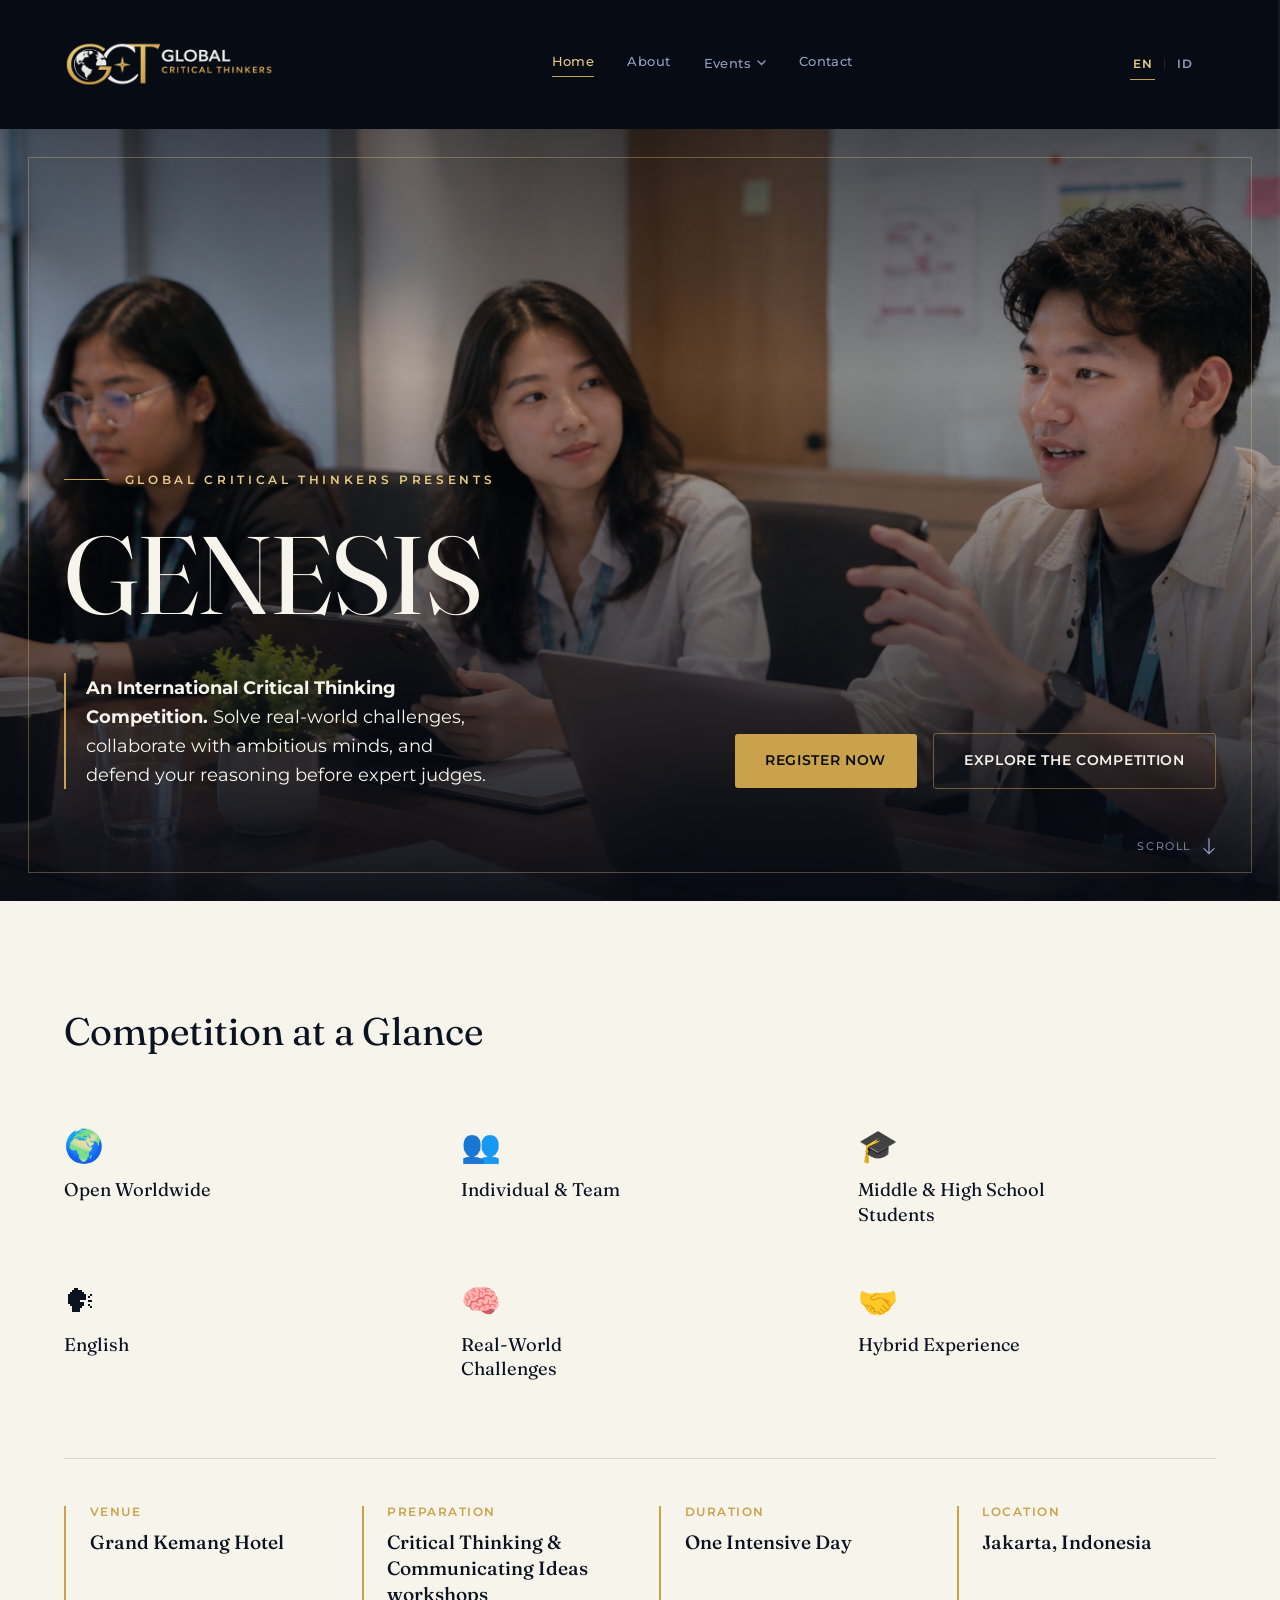
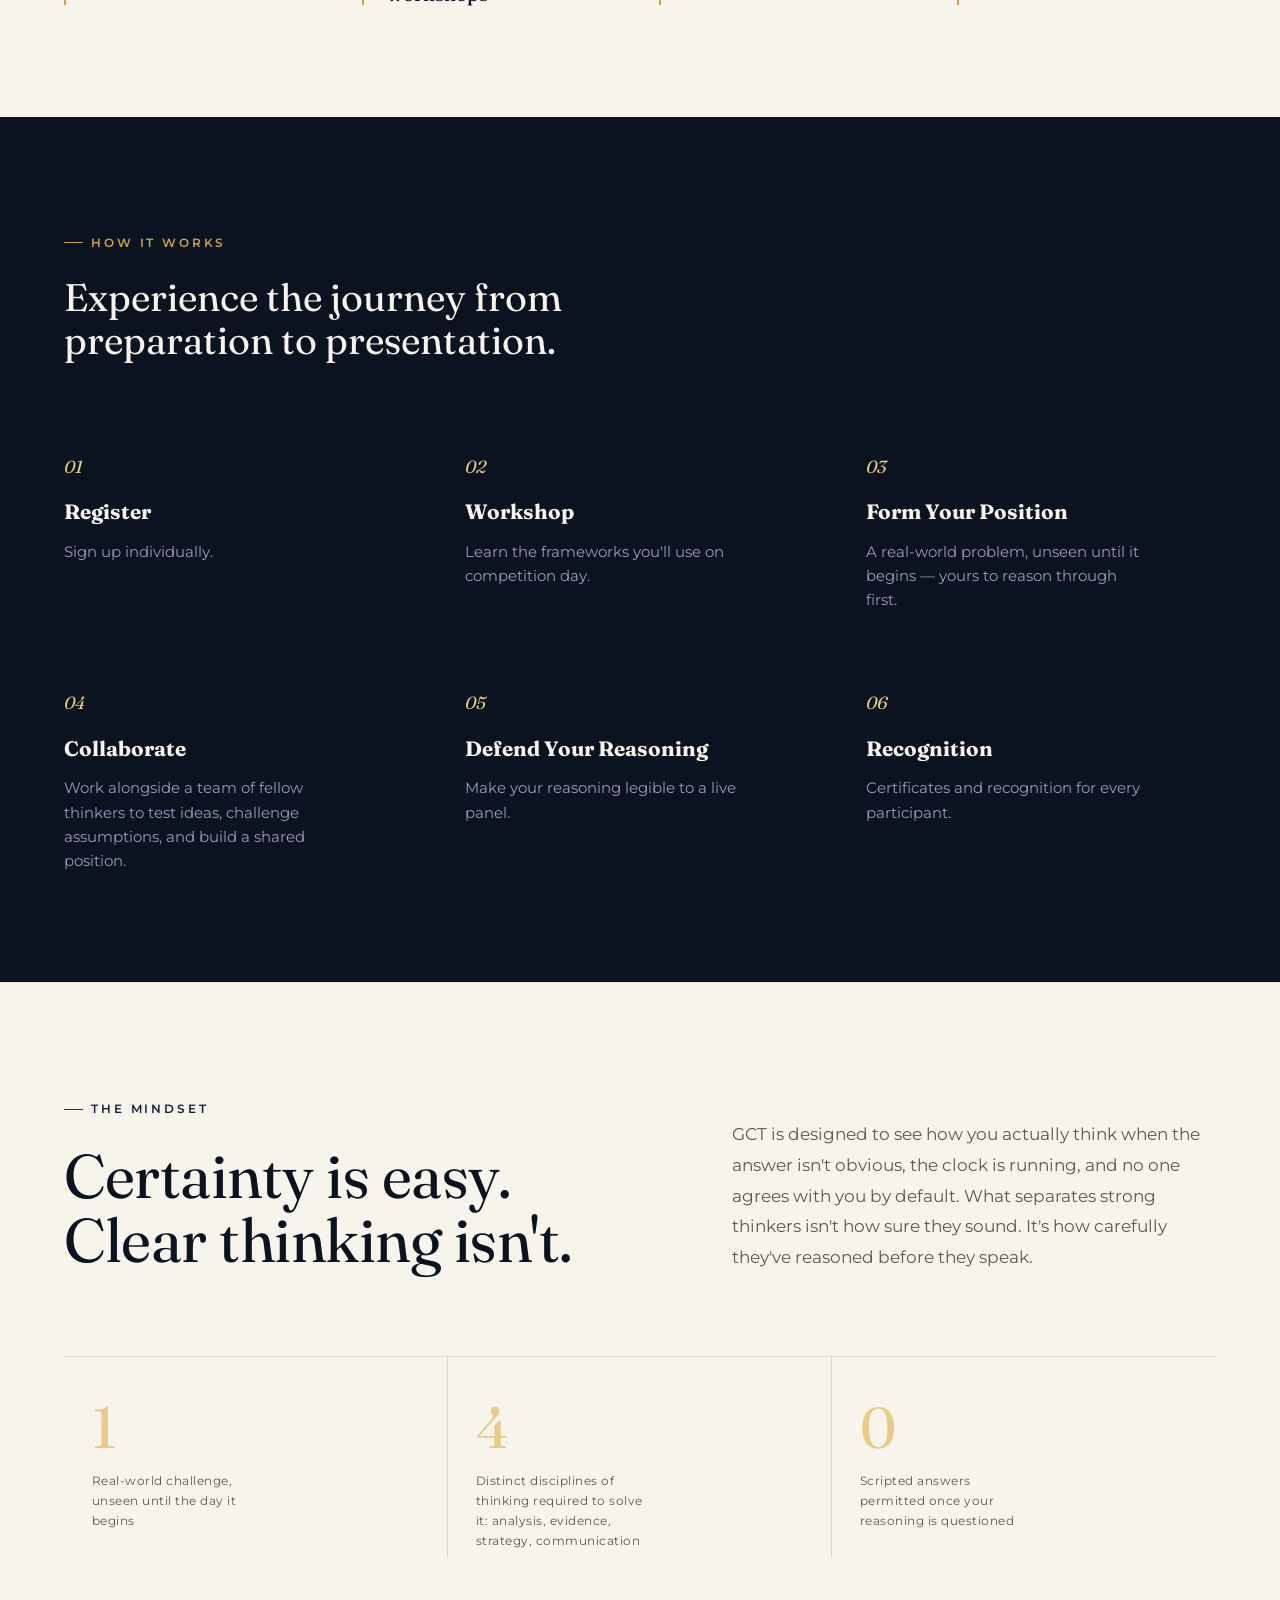
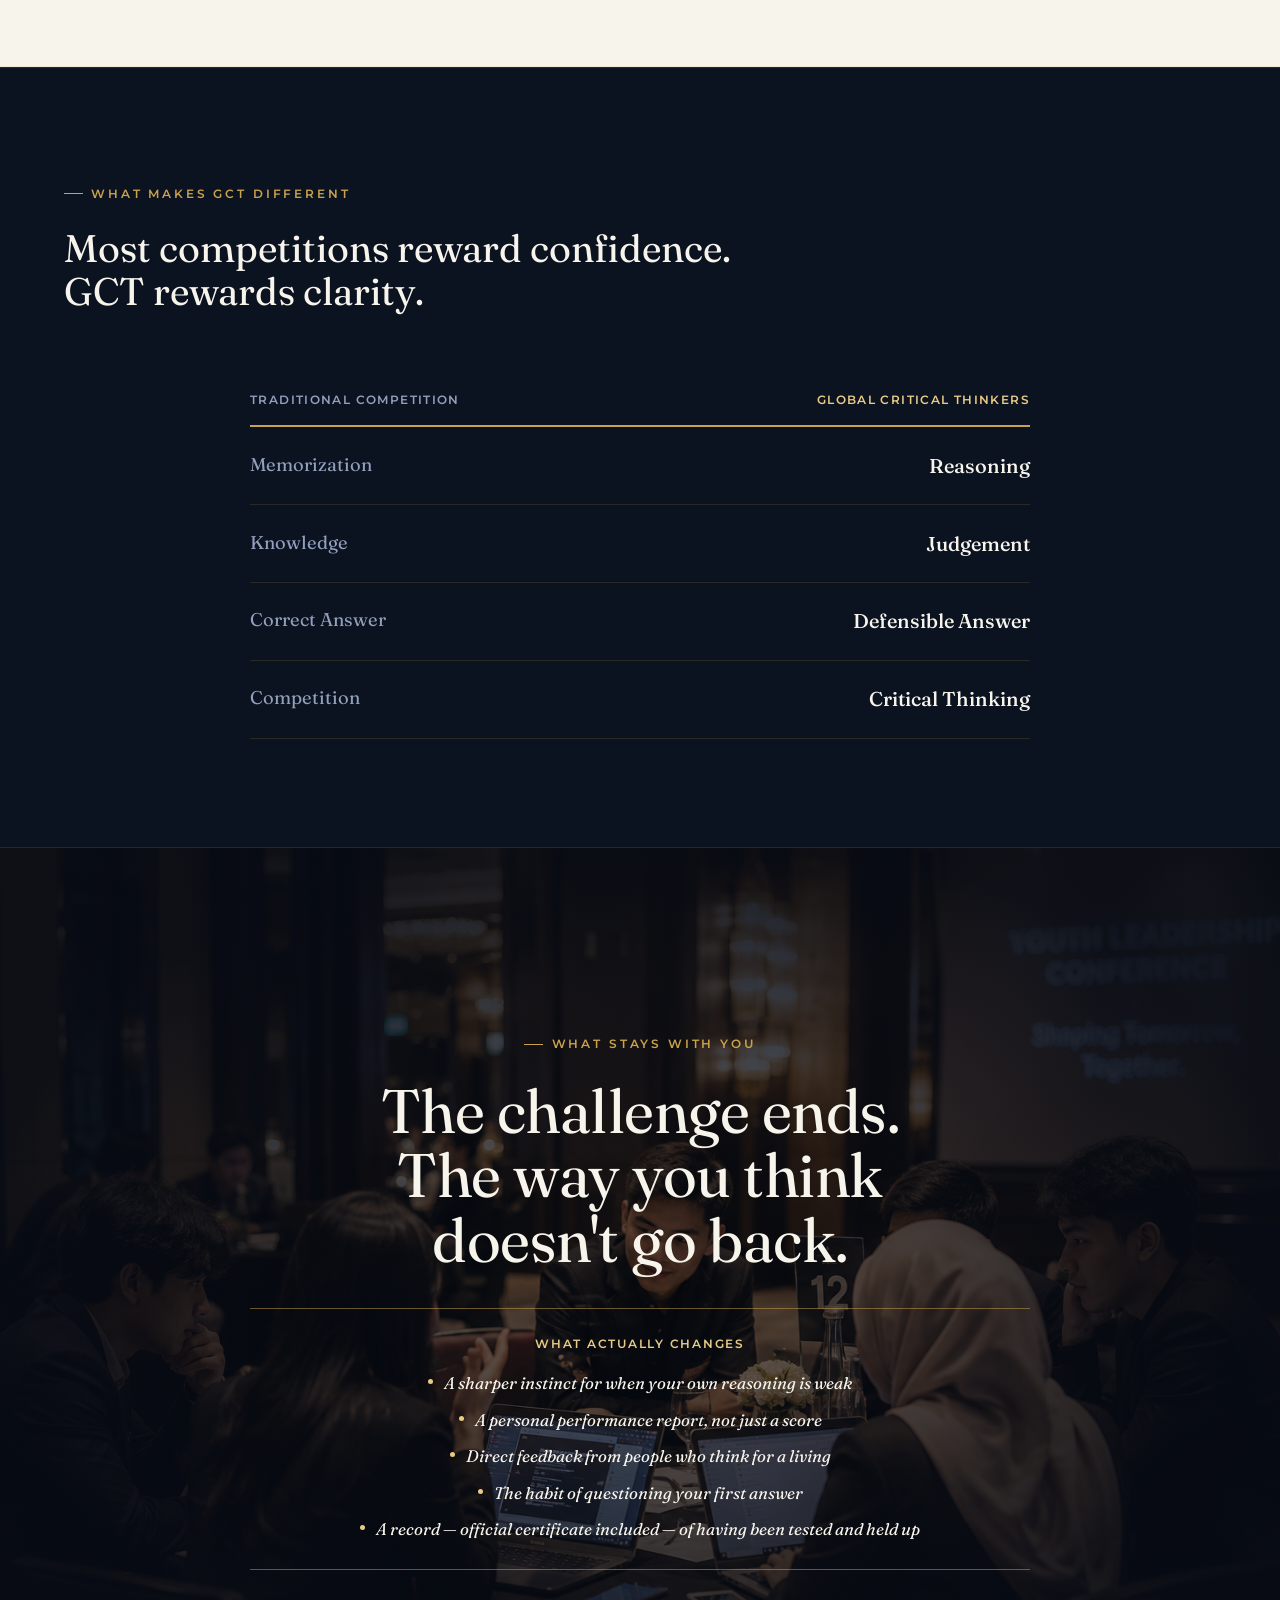
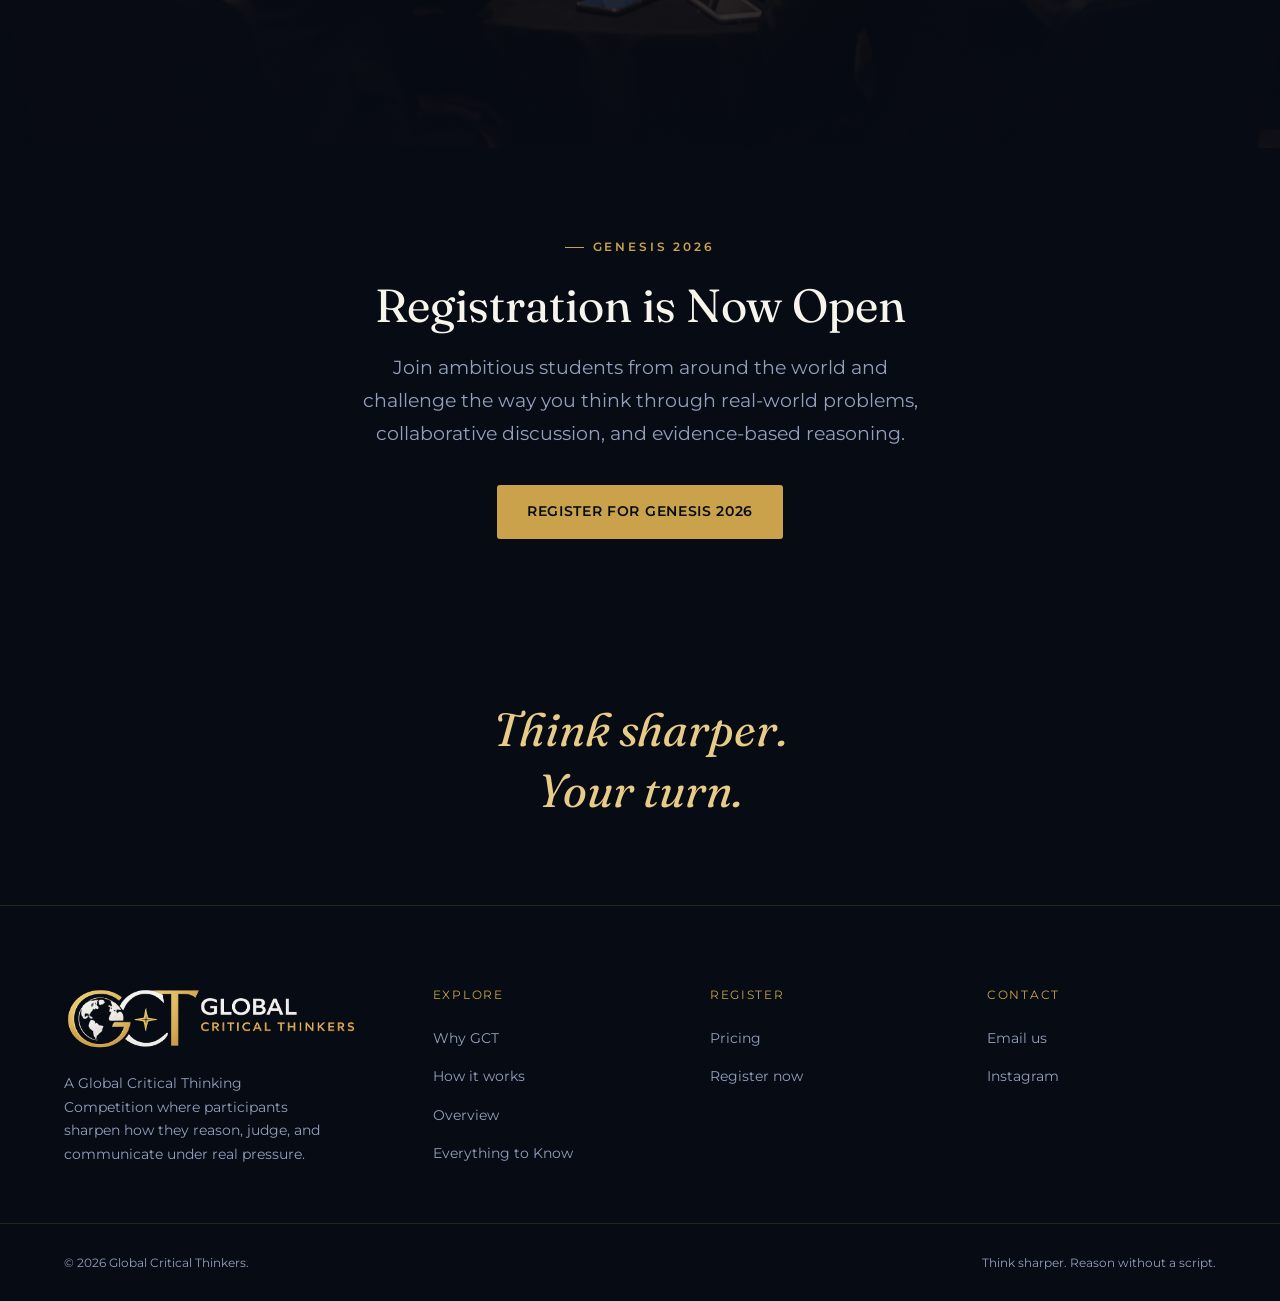
<file: index.html>
<!DOCTYPE html>
<html lang="en">
<head>
  <meta charset="UTF-8">
  <meta name="viewport" content="width=device-width, initial-scale=1.0">
  <title data-i18n="meta.title">Global Critical Thinkers — Where Serious Thinkers Are Built</title>
  <meta name="description" content="Global Critical Thinkers is a global critical thinking competition for high school and university students. Sharpen how you reason, judge, and decide — one real-world challenge, no script." data-i18n-content="meta.description">

  <meta property="og:title" content="Global Critical Thinkers — Where Serious Thinkers Are Built" data-i18n-content="meta.title">
  <meta property="og:description" content="A global critical thinking competition for ambitious minds who want to think clearly, not just talk loudly." data-i18n-content="meta.ogDescription">
  <meta property="og:image" content="images/hero.jpg">
  <meta property="og:type" content="website">
  <meta name="twitter:card" content="summary_large_image">

  <link rel="icon" href="images/logo.png" type="image/png">

  <link rel="preconnect" href="https://fonts.googleapis.com">
  <link rel="preconnect" href="https://fonts.gstatic.com" crossorigin>
  <link href="https://fonts.googleapis.com/css2?family=Fraunces:ital,opsz,wght@0,9..144,300;0,9..144,400;0,9..144,500;1,9..144,400;1,9..144,500&family=Montserrat:wght@400;500;600;700&display=swap" rel="stylesheet">

  <link rel="stylesheet" href="css/style.css">
</head>
<body data-page="home">

  <a class="skip-link" href="#main" data-i18n="nav.skip">Skip to content</a>

  <div class="progress-thread" aria-hidden="true">
    <div class="progress-thread__fill" id="progressFill"></div>
  </div>

  <header class="site-header" id="siteHeader" data-layout="header"></header>

  <main id="main">

    <section class="hero" id="arrival" aria-labelledby="hero-heading">
      <div class="hero__media">
        <img src="images/hero.jpg" alt="A student reasoning through a real-world challenge during Global Critical Thinkers" loading="eager" data-i18n-alt="hero.imageAlt">
      </div>
      <div class="hero__scrim"></div>
      <div class="hero__frame" aria-hidden="true"></div>

      <div class="hero__content">
        <div class="hero__kicker">
          <span class="hero__kicker-line"></span>
          <span class="hero__kicker-text" data-i18n="hero.kicker">Global Critical Thinkers presents</span>
        </div>
        <h1 id="hero-heading" class="hero__headline" data-i18n-html="hero.headline">GENESIS</h1>
        <div class="hero__foot">
          <p class="hero__sub" data-i18n-html="hero.sub"><strong>An International Critical Thinking Competition.</strong> Solve real-world challenges, collaborate with ambitious minds, and defend your reasoning before expert judges.</p>
          <div class="hero__actions">
            <a href="register-genesis.html" class="btn btn--gold" data-i18n="hero.ctaPrimary">Register Now</a>
            <a href="#why-gct" class="btn btn--outline" data-i18n="hero.ctaSecondary">Explore the Competition</a>
          </div>
        </div>
      </div>

      <a href="#quick-facts" class="scroll-cue" aria-label="Scroll to the next section" data-i18n-aria-label="hero.scrollAria">
        <span data-i18n="hero.scroll">Scroll</span>
        <svg width="14" height="20" viewBox="0 0 16 24" fill="none" aria-hidden="true">
          <path d="M8 2v18M8 20l-6-6M8 20l6-6" stroke="currentColor" stroke-width="1.5" stroke-linecap="round" stroke-linejoin="round"/>
        </svg>
      </a>
    </section>

    <section class="section section--paper glance" id="quick-facts" aria-labelledby="overview-heading">
      <div class="container">
        <div class="glance__head reveal">
          <h2 id="overview-heading" class="display-md" data-i18n="glance.headline">Competition at a Glance</h2>
        </div>

        <div class="glance__facts reveal-stagger">
          <div class="glance__fact">
            <span class="glance__fact-icon" aria-hidden="true">🌍</span>
            <p class="glance__fact-label" data-i18n="quickFacts.item1">Open Worldwide</p>
          </div>
          <div class="glance__fact">
            <span class="glance__fact-icon" aria-hidden="true">👥</span>
            <p class="glance__fact-label" data-i18n="quickFacts.item2">Individual & Team</p>
          </div>
          <div class="glance__fact">
            <span class="glance__fact-icon" aria-hidden="true">🎓</span>
            <p class="glance__fact-label" data-i18n="quickFacts.item3">Middle & High School Students</p>
          </div>
          <div class="glance__fact">
            <span class="glance__fact-icon" aria-hidden="true">🗣</span>
            <p class="glance__fact-label" data-i18n="quickFacts.item4">English</p>
          </div>
          <div class="glance__fact">
            <span class="glance__fact-icon" aria-hidden="true">🧠</span>
            <p class="glance__fact-label" data-i18n="quickFacts.item5">Real-World Challenges</p>
          </div>
          <div class="glance__fact">
            <span class="glance__fact-icon" aria-hidden="true">🤝</span>
            <p class="glance__fact-label" data-i18n="quickFacts.item6">Hybrid Experience</p>
          </div>
        </div>

        <div class="glance__support reveal-stagger">
          <div class="glance__support-item">
            <p class="glance__support-label" data-i18n="glance.venueLabel">Venue</p>
            <p class="glance__support-value" data-i18n="glance.venueValue">Grand Kemang Hotel</p>
          </div>
          <div class="glance__support-item">
            <p class="glance__support-label" data-i18n="glance.prepLabel">Preparation</p>
            <p class="glance__support-value" data-i18n="glance.prepValue">Critical Thinking & Communicating Ideas workshops</p>
          </div>
          <div class="glance__support-item">
            <p class="glance__support-label" data-i18n="glance.durationLabel">Duration</p>
            <p class="glance__support-value" data-i18n="glance.durationValue">One Intensive Day</p>
          </div>
          <div class="glance__support-item">
            <p class="glance__support-label" data-i18n="glance.locationLabel">Location</p>
            <p class="glance__support-value" data-i18n="glance.locationValue">Jakarta, Indonesia</p>
          </div>
        </div>
      </div>
    </section>

    <section class="section section--navy works" id="how-it-works" aria-labelledby="how-it-works-heading">
      <div class="container">
        <div class="works__head reveal">
          <p class="eyebrow" data-i18n="howItWorks.eyebrow">How it works</p>
          <h2 id="how-it-works-heading" class="display-md" data-i18n="howItWorks.headline">Experience the journey from preparation to presentation.</h2>
        </div>

        <div class="works-steps reveal-stagger">
          <div class="works-step">
            <span class="works-step__num">01</span>
            <h3 class="works-step__title" data-i18n="howItWorks.step1Title">Register</h3>
            <p class="works-step__desc" data-i18n="howItWorks.step1Desc">Sign up individually.</p>
          </div>
          <div class="works-step">
            <span class="works-step__num">02</span>
            <h3 class="works-step__title" data-i18n="howItWorks.step2Title">Workshop</h3>
            <p class="works-step__desc" data-i18n="howItWorks.step2Desc">Learn the frameworks you'll use on competition day.</p>
          </div>
          <div class="works-step">
            <span class="works-step__num">03</span>
            <h3 class="works-step__title" data-i18n="howItWorks.step3Title">Form Your Position</h3>
            <p class="works-step__desc" data-i18n="howItWorks.step3Desc">A real-world problem, unseen until it begins — yours to reason through first.</p>
          </div>
          <div class="works-step">
            <span class="works-step__num">04</span>
            <h3 class="works-step__title" data-i18n="howItWorks.step4Title">Collaborate</h3>
            <p class="works-step__desc" data-i18n="howItWorks.step4Desc">Work alongside a team of fellow thinkers to test ideas, challenge assumptions, and build a shared position.</p>
          </div>
          <div class="works-step">
            <span class="works-step__num">05</span>
            <h3 class="works-step__title" data-i18n="howItWorks.step5Title">Defend Your Reasoning</h3>
            <p class="works-step__desc" data-i18n="howItWorks.step5Desc">Make your reasoning legible to a live panel.</p>
          </div>
          <div class="works-step">
            <span class="works-step__num">06</span>
            <h3 class="works-step__title" data-i18n="howItWorks.step6Title">Recognition</h3>
            <p class="works-step__desc" data-i18n="howItWorks.step6Desc">Certificates and recognition for every participant.</p>
          </div>
        </div>
      </div>
    </section>

    <section class="section section--paper mission" id="why-exists" aria-labelledby="mission-heading">
      <div class="container">
        <div class="mission__top reveal">
          <div>
            <p class="eyebrow eyebrow--dark" data-i18n="mission.eyebrow">The mindset</p>
            <h2 id="mission-heading" class="display-lg mission__headline" data-i18n-html="mission.headline">Certainty is easy.<br>Clear thinking isn't.</h2>
          </div>
          <p class="mission__copy mission__copy--paper" data-i18n="mission.copy">GCT is not designed to see who can perform confidence. It's designed to see how you actually think when the answer isn't obvious, the clock is running, and no one is going to agree with you by default. What separates strong thinkers isn't how sure they sound. It's how carefully they've reasoned before they speak.</p>
        </div>

        <div class="mission__stats mission__stats--paper reveal-stagger">
          <div class="mission__stat">
            <div class="mission__stat-num">1</div>
            <div class="mission__stat-label" data-i18n="mission.stat1">Real-world challenge, unseen until the day it begins</div>
          </div>
          <div class="mission__stat">
            <div class="mission__stat-num">4</div>
            <div class="mission__stat-label" data-i18n="mission.stat2">Distinct disciplines of thinking required to solve it: analysis, evidence, strategy, communication</div>
          </div>
          <div class="mission__stat">
            <div class="mission__stat-num">0</div>
            <div class="mission__stat-label" data-i18n="mission.stat3">Scripted answers permitted once your reasoning is questioned</div>
          </div>
        </div>
      </div>
    </section>

    <section class="section section--navy different" id="why-gct" aria-labelledby="why-gct-heading">
      <div class="container">
        <div class="different__head reveal">
          <p class="eyebrow" data-i18n="whyGct.eyebrow">What makes GCT different</p>
          <h2 id="why-gct-heading" class="display-md" data-i18n-html="whyGct.headline">Most competitions reward confidence.<br>GCT rewards clarity.</h2>
        </div>

        <div class="compare reveal">
          <div class="compare__labels">
            <span data-i18n="whyGct.compareLeftLabel">Traditional Competition</span>
            <span data-i18n="whyGct.compareRightLabel">Global Critical Thinkers</span>
          </div>
          <div class="compare__row">
            <span class="compare__left" data-i18n="whyGct.compare1Left">Memorization</span>
            <span class="compare__right" data-i18n="whyGct.compare1Right">Reasoning</span>
          </div>
          <div class="compare__row">
            <span class="compare__left" data-i18n="whyGct.compare2Left">Knowledge</span>
            <span class="compare__right" data-i18n="whyGct.compare2Right">Judgement</span>
          </div>
          <div class="compare__row">
            <span class="compare__left" data-i18n="whyGct.compare3Left">Correct Answer</span>
            <span class="compare__right" data-i18n="whyGct.compare3Right">Defensible Answer</span>
          </div>
          <div class="compare__row">
            <span class="compare__left" data-i18n="whyGct.compare4Left">Competition</span>
            <span class="compare__right" data-i18n="whyGct.compare4Right">Critical Thinking</span>
          </div>
        </div>
      </div>
    </section>

    <section class="section achievement" id="achievement" aria-labelledby="achievement-heading">
      <div class="achievement__media">
        <img src="images/gambar1.jpg" alt="A participant in the quiet moment after their reasoning has been tested and held" loading="lazy" data-i18n-alt="achievement.imageAlt">
      </div>
      <div class="achievement__scrim"></div>
      <div class="container">
        <div class="achievement__content reveal">
          <p class="eyebrow" data-i18n="achievement.eyebrow">What stays with you</p>
          <h2 id="achievement-heading" class="display-lg achievement__headline" data-i18n-html="achievement.headline">The challenge ends.<br>The way you think<br>doesn't go back.</h2>
          <div class="achievement__outcomes">
            <p class="achievement__outcomes-title" data-i18n="achievement.outcomesTitle">What actually changes</p>
            <ul class="achievement__outcomes-list">
              <li data-i18n="achievement.outcome1">A sharper instinct for when your own reasoning is weak</li>
              <li data-i18n="achievement.outcome2">A personal performance report, not just a score</li>
              <li data-i18n="achievement.outcome3">Direct feedback from people who think for a living</li>
              <li data-i18n="achievement.outcome4">The habit of questioning your first answer</li>
              <li data-i18n="achievement.outcome5">A record — official certificate included — of having been tested and held up</li>
            </ul>
          </div>
        </div>
      </div>
    </section>

    <section class="final-cta section--flush-footer" id="final-cta" aria-labelledby="final-cta-heading">
      <div class="container">
        <p class="eyebrow final-cta__eyebrow" data-i18n="finalCta.eyebrow">Genesis 2026</p>
        <h2 id="final-cta-heading" class="final-cta__headline" data-i18n="finalCta.headline">Registration is Now Open</h2>
        <p class="lede final-cta__copy" data-i18n="finalCta.copy">Join ambitious students from around the world and challenge the way you think through real-world problems, collaborative discussion, and evidence-based reasoning.</p>
        <div class="final-cta__actions">
          <a href="register-genesis.html" class="btn btn--gold" data-i18n="finalCta.cta">Register for Genesis 2026</a>
        </div>
      </div>
    </section>

  </main>

  <!-- ============================================ -->
  <!-- FOOTER -->
  <!-- ============================================ -->
  <footer class="site-footer" data-layout="footer"></footer>

  <script src="js/layout.js"></script>
  <script src="js/layout-loader.js"></script>
  <script src="js/translations.js" defer></script>
  <script src="js/i18n.js" defer></script>
  <script src="js/script.js" defer></script>
</body>
</html>
</file>
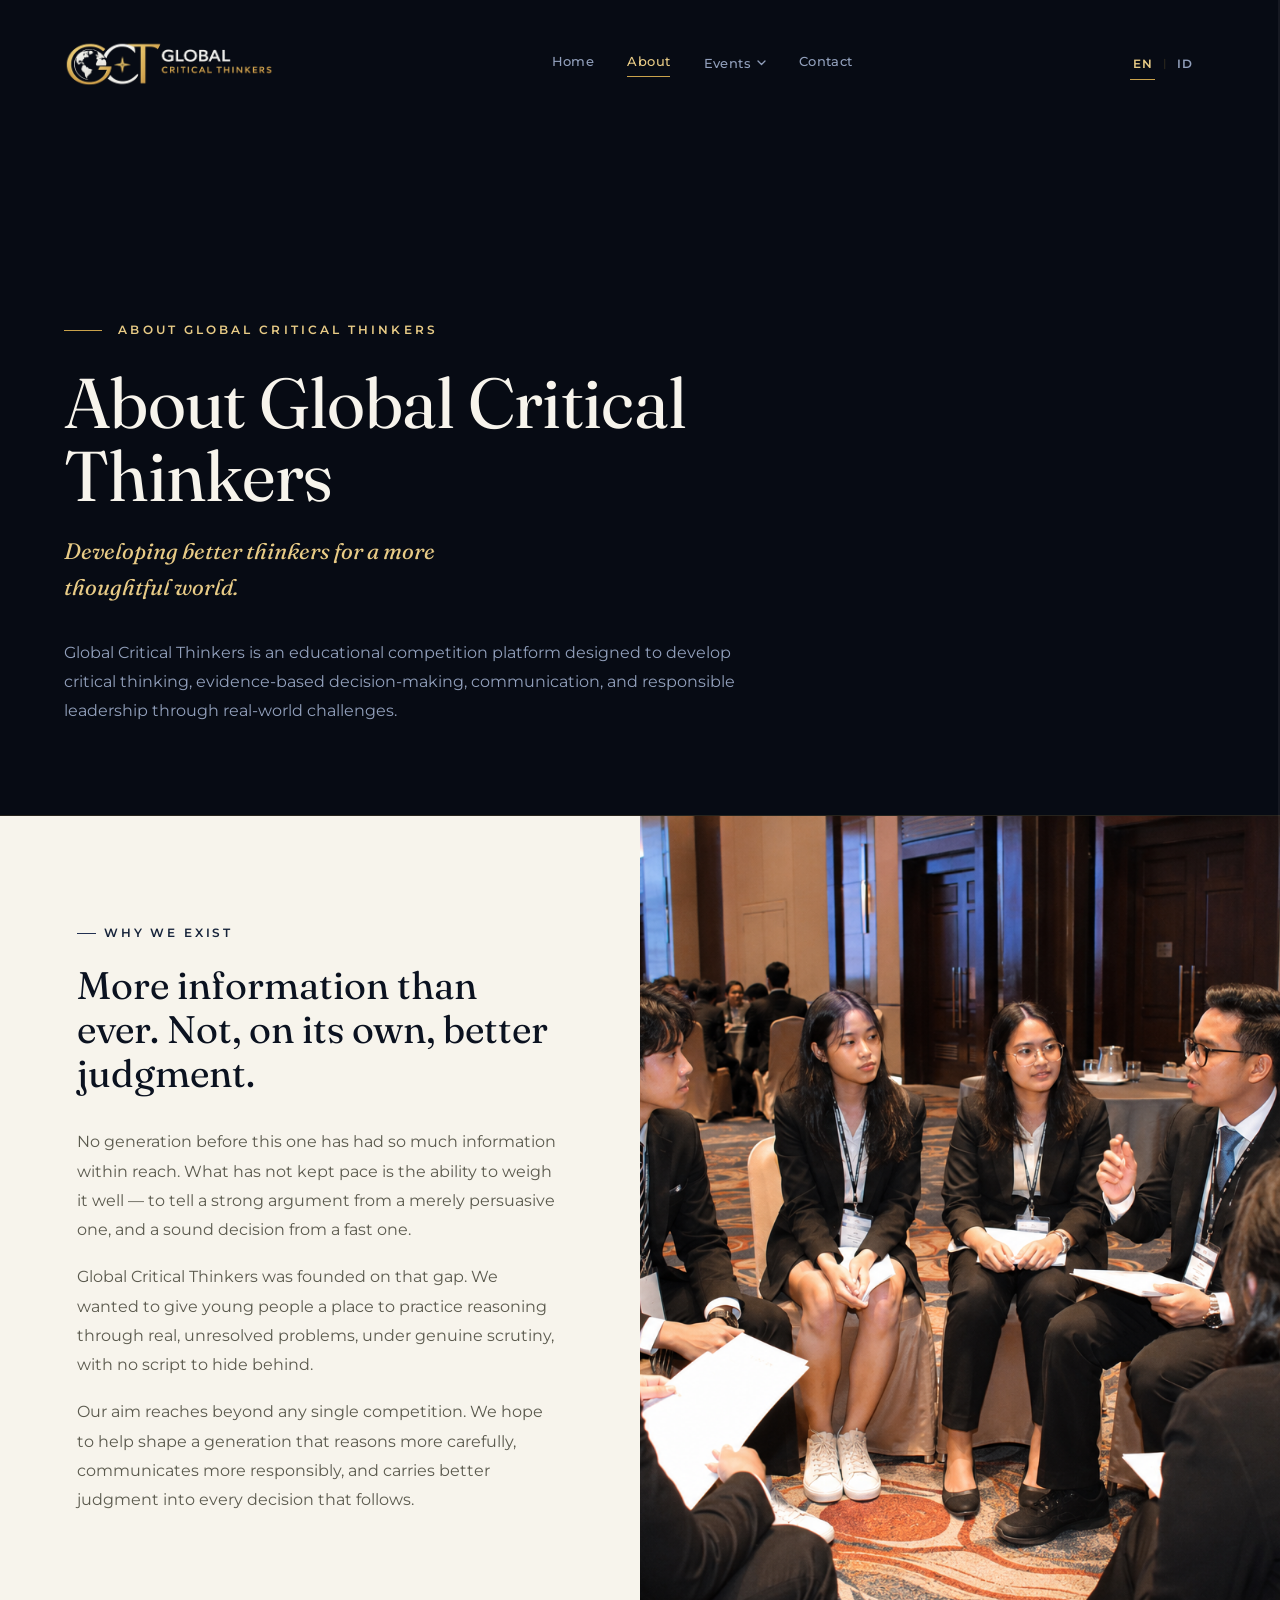
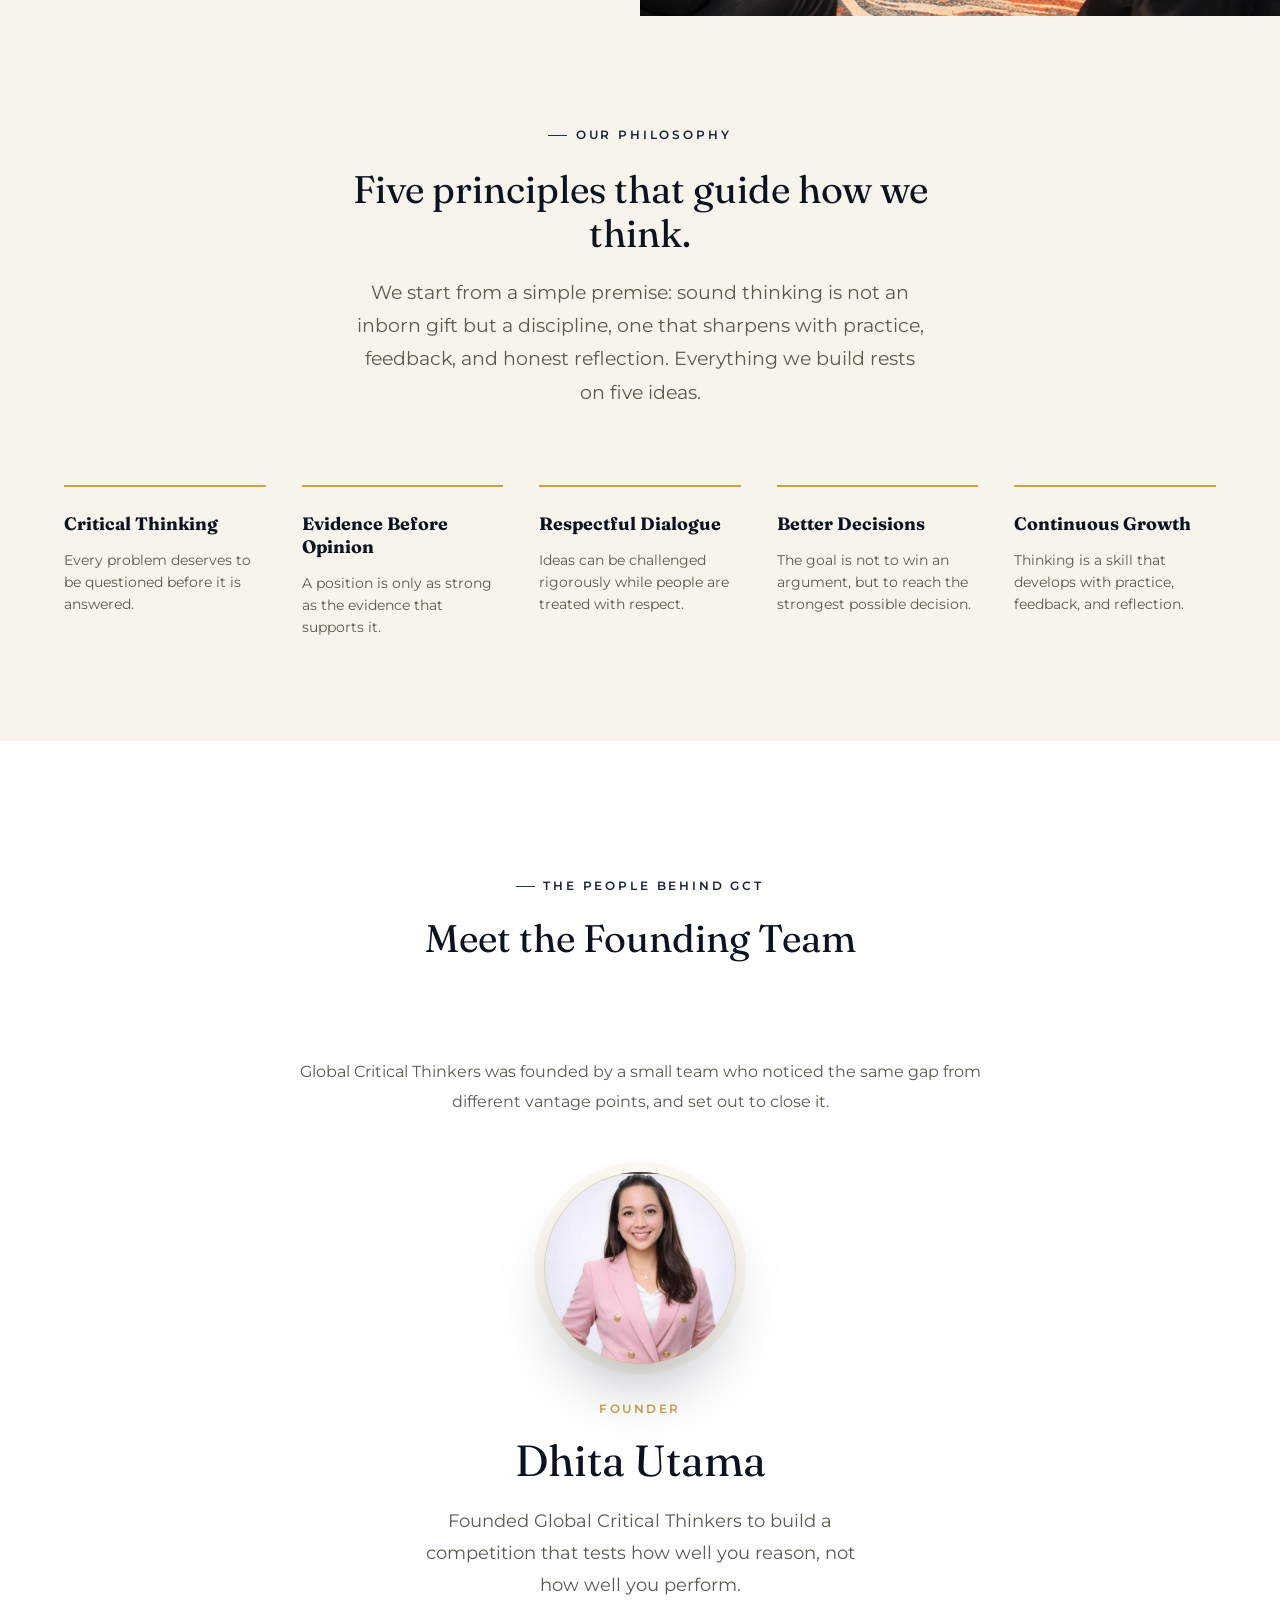
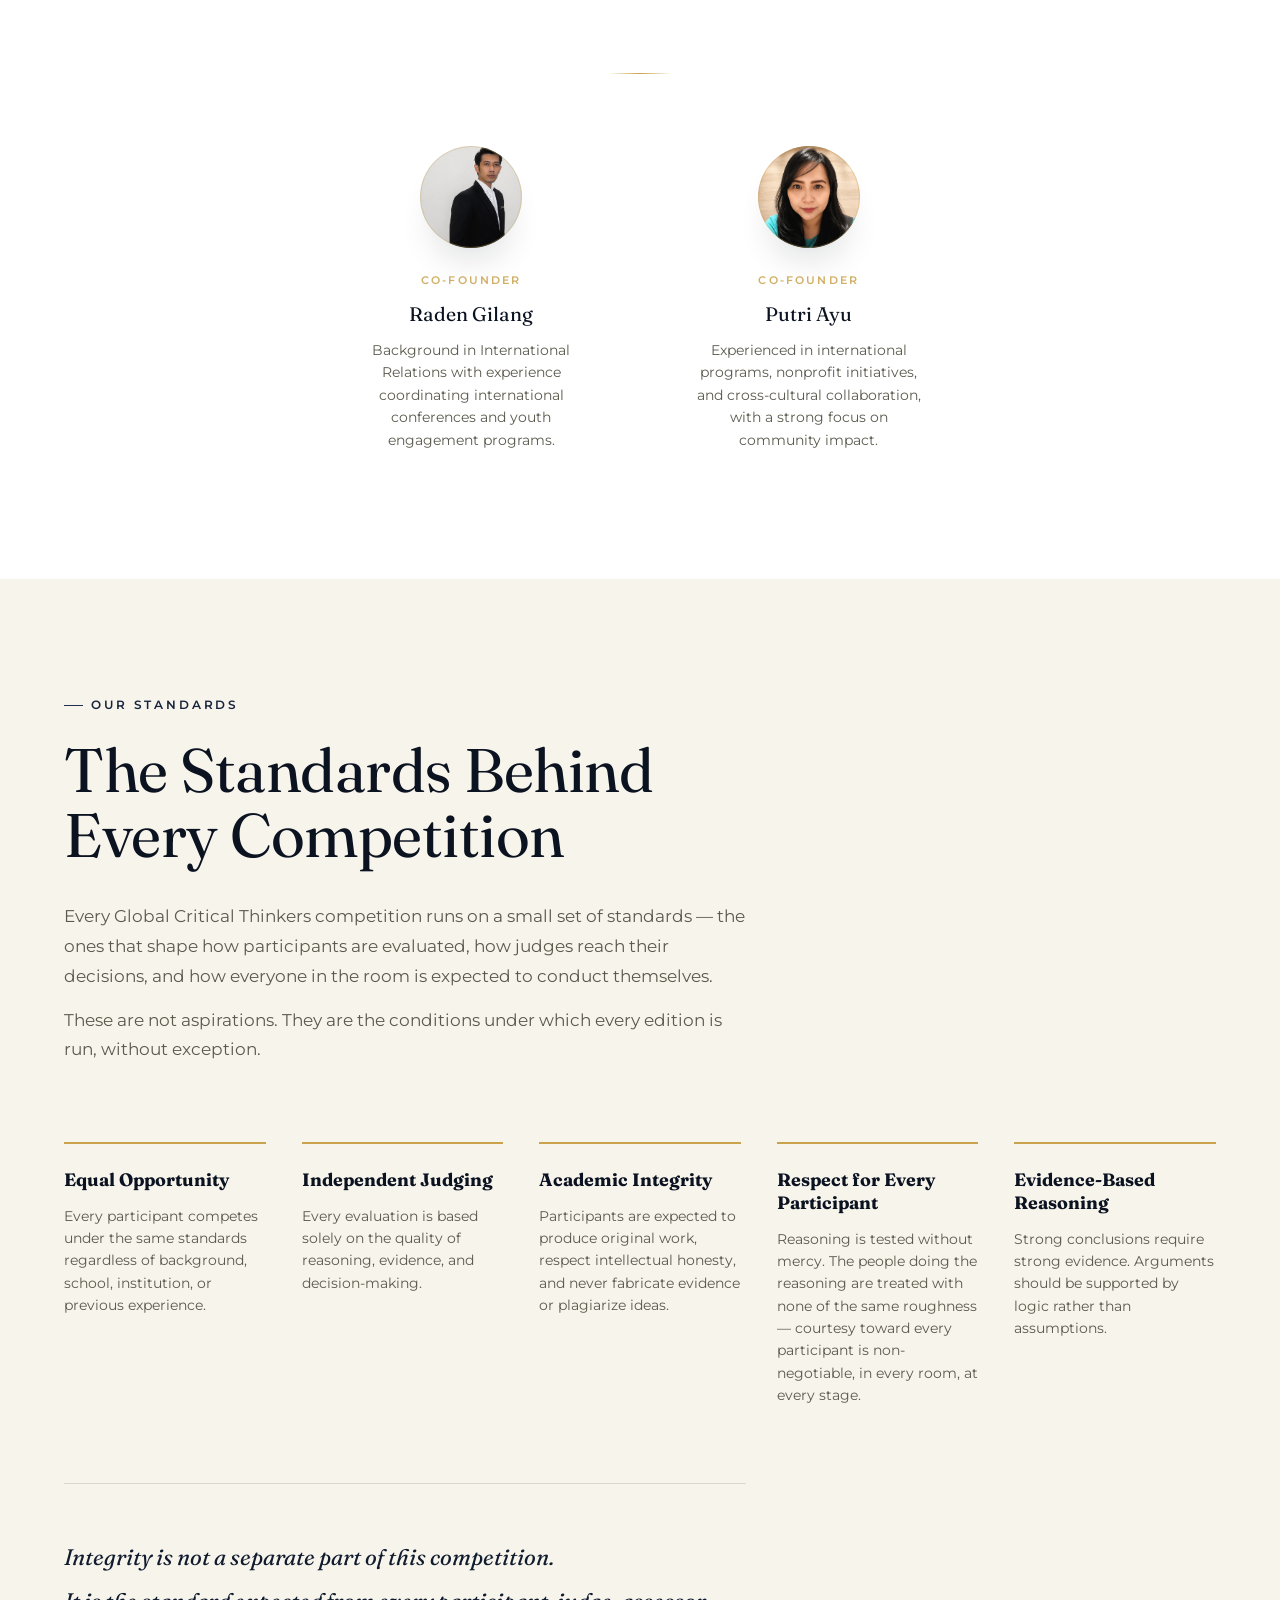
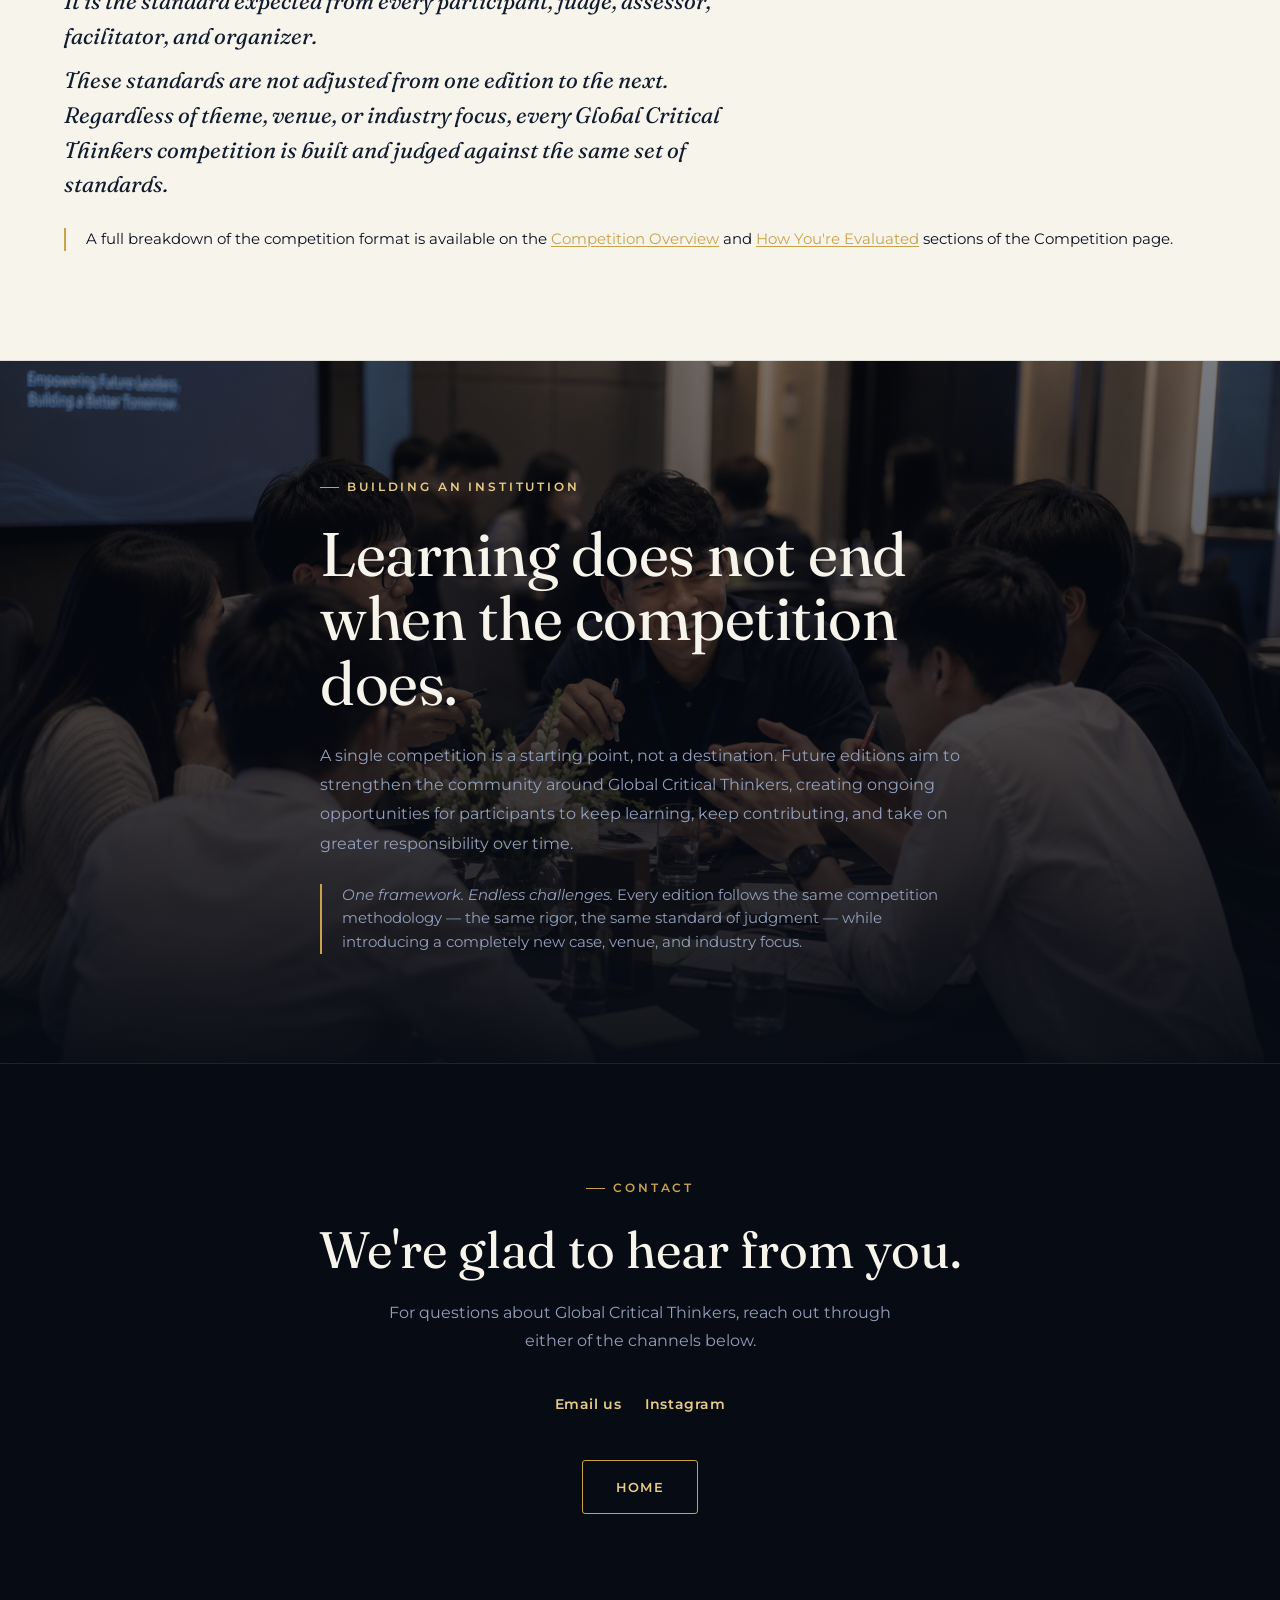
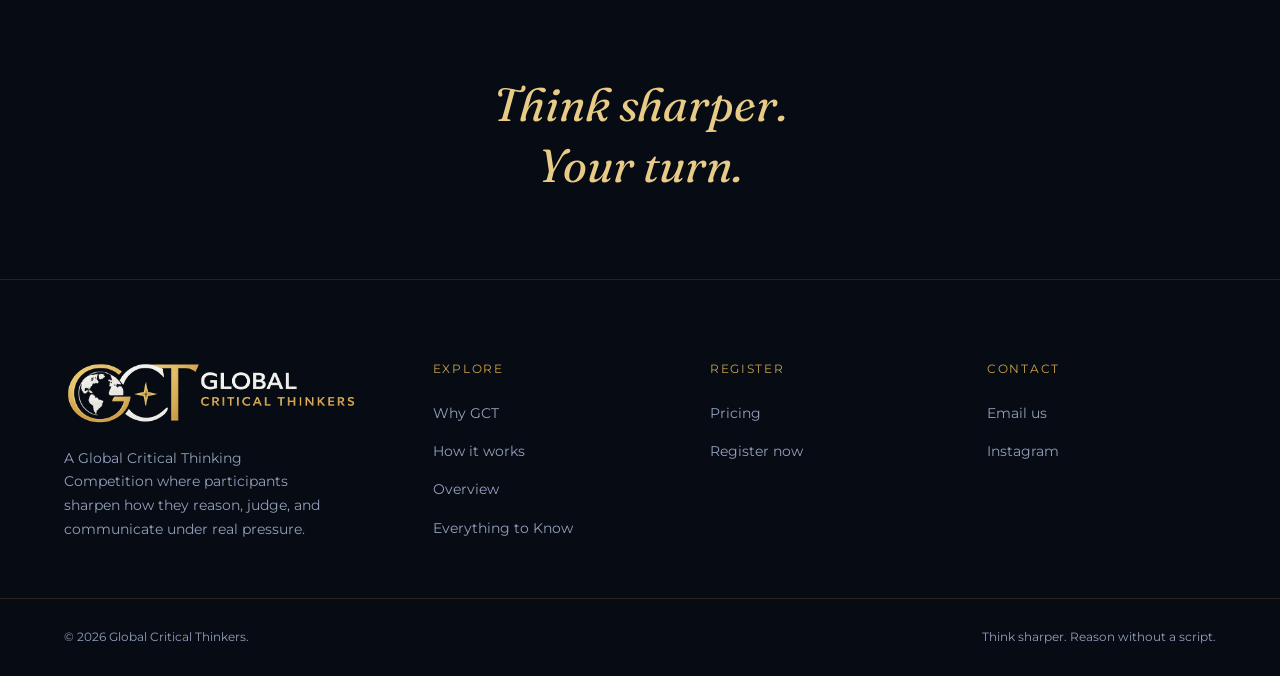
<file: about.html>
<!DOCTYPE html>
<html lang="en">
<head>
  <meta charset="UTF-8">
  <meta name="viewport" content="width=device-width, initial-scale=1.0">
  <title data-i18n="about.meta.title">About Global Critical Thinkers — Global Critical Thinkers</title>
  <meta name="description" content="Global Critical Thinkers is an educational competition platform developing critical thinking, evidence-based decision-making, communication, and responsible leadership through real-world challenges." data-i18n-content="about.meta.description">

  <meta property="og:title" content="About Global Critical Thinkers — Global Critical Thinkers" data-i18n-content="about.meta.title">
  <meta property="og:description" content="Global Critical Thinkers is an educational competition platform developing critical thinking, evidence-based decision-making, communication, and responsible leadership through real-world challenges." data-i18n-content="about.meta.description">
  <meta property="og:image" content="images/hero.jpg">
  <meta property="og:type" content="website">
  <meta name="twitter:card" content="summary_large_image">

  <link rel="icon" href="images/logo.png" type="image/png">

  <link rel="preconnect" href="https://fonts.googleapis.com">
  <link rel="preconnect" href="https://fonts.gstatic.com" crossorigin>
  <link href="https://fonts.googleapis.com/css2?family=Fraunces:ital,opsz,wght@0,9..144,300;0,9..144,400;0,9..144,500;1,9..144,400;1,9..144,500&family=Montserrat:wght@400;500;600;700&display=swap" rel="stylesheet">

  <link rel="stylesheet" href="css/style.css">
</head>
<body data-page="about">

  <a class="skip-link" href="#main" data-i18n="nav.skip">Skip to content</a>

  <div class="progress-thread" aria-hidden="true">
    <div class="progress-thread__fill" id="progressFill"></div>
  </div>

  <header class="site-header" id="siteHeader" data-layout="header"></header>

  <main id="main">

    <!-- ============================================ -->
    <!-- PAGE HEADER -->
    <!-- ============================================ -->
    <header class="page-header">
      <div class="container">
        <div class="page-header__kicker">
          <span class="page-header__kicker-line"></span>
          <span class="page-header__kicker-text" data-i18n="about.hero.kicker">About Global Critical Thinkers</span>
        </div>
        <h1 class="page-header__title" data-i18n="about.hero.title">About Global Critical Thinkers</h1>
        <p class="page-header__subtitle" data-i18n="about.hero.subtitle">Developing better thinkers for a more thoughtful world.</p>
        <p class="page-header__intro" data-i18n="about.hero.intro">Global Critical Thinkers is an educational competition platform designed to develop critical thinking, evidence-based decision-making, communication, and responsible leadership through real-world challenges.</p>
      </div>
    </header>

    <!-- ============================================ -->
    <!-- WHY WE EXIST — editorial split, image right -->
    <!-- ============================================ -->
    <section class="about-block about-block--paper" id="why-exists" aria-labelledby="why-exists-heading" style="padding-block:0;">
      <div class="about-split reveal">
        <div class="about-split__text">
          <p class="eyebrow eyebrow--dark" data-i18n="about.whyExists.eyebrow">Why we exist</p>
          <h2 id="why-exists-heading" class="display-md" data-i18n="about.whyExists.headline">More information than ever. Not, on its own, better judgment.</h2>
          <div class="about-block__body">
            <p data-i18n="about.whyExists.body1">No generation before this one has had so much information within reach. What has not kept pace is the ability to weigh it well — to tell a strong argument from a merely persuasive one, and a sound decision from a fast one.</p>
            <p data-i18n="about.whyExists.body2">Global Critical Thinkers was founded on that gap. We wanted to give young people a place to practice reasoning through real, unresolved problems, under genuine scrutiny, with no script to hide behind.</p>
            <p data-i18n="about.whyExists.body3">Our aim reaches beyond any single competition. We hope to help shape a generation that reasons more carefully, communicates more responsibly, and carries better judgment into every decision that follows.</p>
          </div>
        </div>
        <div class="about-split__media">
          <img src="images/gambar7.png" alt="Participants engaged in collaborative analysis and reasoning" loading="lazy">
        </div>
      </div>
    </section>

    <!-- ============================================ -->
    <!-- OUR PHILOSOPHY — cards, premium spacing -->
    <!-- ============================================ -->
    <section class="about-block about-block--paper" id="philosophy" aria-labelledby="philosophy-heading">
      <div class="container">
        <div class="about-block__head reveal" style="margin-inline:auto; text-align:center;">
          <p class="eyebrow eyebrow--dark" style="justify-content:center;" data-i18n="about.philosophy.eyebrow">Our philosophy</p>
          <h2 id="philosophy-heading" class="display-md" data-i18n="about.philosophy.headline">Five principles that guide how we think.</h2>
          <p class="lede lede--paper" style="margin-top:1.3rem; margin-inline:auto;" data-i18n="about.philosophy.intro">We start from a simple premise: sound thinking is not an inborn gift but a discipline, one that sharpens with practice, feedback, and honest reflection. Everything we build rests on five ideas.</p>
        </div>

        <div class="integrity__grid reveal-stagger" style="margin-top: clamp(3.5rem, 6vw, 5rem);">
          <div class="integrity__card">
            <h3 class="integrity__card-title" data-i18n="about.philosophy.p1Title">Critical Thinking</h3>
            <p class="integrity__card-desc" data-i18n="about.philosophy.p1Desc">Every problem deserves to be questioned before it is answered.</p>
          </div>
          <div class="integrity__card">
            <h3 class="integrity__card-title" data-i18n="about.philosophy.p2Title">Evidence Before Opinion</h3>
            <p class="integrity__card-desc" data-i18n="about.philosophy.p2Desc">A position is only as strong as the evidence that supports it.</p>
          </div>
          <div class="integrity__card">
            <h3 class="integrity__card-title" data-i18n="about.philosophy.p3Title">Respectful Dialogue</h3>
            <p class="integrity__card-desc" data-i18n="about.philosophy.p3Desc">Ideas can be challenged rigorously while people are treated with respect.</p>
          </div>
          <div class="integrity__card">
            <h3 class="integrity__card-title" data-i18n="about.philosophy.p4Title">Better Decisions</h3>
            <p class="integrity__card-desc" data-i18n="about.philosophy.p4Desc">The goal is not to win an argument, but to reach the strongest possible decision.</p>
          </div>
          <div class="integrity__card">
            <h3 class="integrity__card-title" data-i18n="about.philosophy.p5Title">Continuous Growth</h3>
            <p class="integrity__card-desc" data-i18n="about.philosophy.p5Desc">Thinking is a skill that develops with practice, feedback, and reflection.</p>
          </div>
        </div>
      </div>
    </section>

    <!-- ============================================ -->
    <!-- MEET THE FOUNDING TEAM — same component, more breathing room -->
    <!-- ============================================ -->
    <section class="section section--white leadership" id="founding-team" aria-labelledby="about-leadership-heading" style="padding-block: clamp(6rem, 10vw, 9rem);">
      <div class="container">

        <div class="leadership__head reveal">
          <p class="eyebrow eyebrow--dark" data-i18n="about.team.eyebrow">The people behind GCT</p>
          <h2 id="about-leadership-heading" class="display-md leadership__headline" data-i18n="leadership.headline">Meet the Founding Team</h2>
        </div>

        <p class="about-team__intro reveal" data-i18n="about.team.intro">Global Critical Thinkers was founded by a small team who noticed the same gap from different vantage points, and set out to close it.</p>

        <div class="leadership__founder reveal" style="margin-top: clamp(2rem, 4vw, 3rem);">
          <div class="leadership__photo leadership__photo--founder">
            <img src="images/dhita.jpeg" alt="Dhita Utama" loading="lazy">
          </div>
          <span class="leadership__label" data-i18n="leadership.founderLabel">Founder</span>
          <h3 class="leadership__name leadership__name--founder">Dhita Utama</h3>
          <p class="leadership__role leadership__role--founder" data-i18n="leadership.founderBio">Founded Global Critical Thinkers to build a competition that tests how well you reason, not how well you perform.</p>
        </div>

        <div class="leadership__rule" aria-hidden="true" style="margin-block: clamp(3rem, 6vw, 4.5rem);"></div>

        <ul class="leadership__co reveal-stagger">
          <li class="leadership__member">
            <div class="leadership__photo">
              <img src="images/gilang.png" alt="Raden Gilang" loading="lazy">
            </div>
            <span class="leadership__label" data-i18n="leadership.cofounderLabel">Co-Founder</span>
            <h3 class="leadership__name">Raden Gilang</h3>
            <p class="leadership__role" data-i18n="leadership.gilangBio">Background in International Relations with experience coordinating international conferences and youth engagement programs.</p>
          </li>
          <li class="leadership__member">
            <div class="leadership__photo">
              <img src="images/putri.png" alt="Putri Ayu" loading="lazy">
            </div>
            <span class="leadership__label" data-i18n="leadership.cofounderLabel">Co-Founder</span>
            <h3 class="leadership__name">Putri Ayu</h3>
            <p class="leadership__role" data-i18n="leadership.putriBio">Experienced in international programs, nonprofit initiatives, and cross-cultural collaboration, with a strong focus on community impact.</p>
          </li>
        </ul>

      </div>
    </section>

    <!-- ============================================ -->
    <!-- INTEGRITY — relocated from homepage -->
    <!-- ============================================ -->
    <section class="section integrity" id="integrity" aria-labelledby="about-integrity-heading">
      <div class="container">
        <div class="integrity__head reveal">
          <p class="eyebrow eyebrow--dark" data-i18n="integrity.eyebrow">Our standards</p>
          <h2 id="about-integrity-heading" class="display-lg" data-i18n="integrity.headline">The Standards Behind Every Competition</h2>
        </div>

        <div class="integrity__statement reveal">
          <p data-i18n="integrity.opening1">Every Global Critical Thinkers competition runs on a small set of standards — the ones that shape how participants are evaluated, how judges reach their decisions, and how everyone in the room is expected to conduct themselves.</p>
          <p data-i18n="integrity.opening2">These are not aspirations. They are the conditions under which every edition is run, without exception.</p>
        </div>

        <div class="integrity__grid reveal-stagger">
          <div class="integrity__card">
            <h3 class="integrity__card-title" data-i18n="integrity.principle1Title">Equal Opportunity</h3>
            <p class="integrity__card-desc" data-i18n="integrity.principle1Desc">Every participant competes under the same standards regardless of background, school, institution, or previous experience.</p>
          </div>
          <div class="integrity__card">
            <h3 class="integrity__card-title" data-i18n="integrity.principle2Title">Independent Judging</h3>
            <p class="integrity__card-desc" data-i18n="integrity.principle2Desc">Every evaluation is based solely on the quality of reasoning, evidence, and decision-making.</p>
          </div>
          <div class="integrity__card">
            <h3 class="integrity__card-title" data-i18n="integrity.principle3Title">Academic Integrity</h3>
            <p class="integrity__card-desc" data-i18n="integrity.principle3Desc">Participants are expected to produce original work, respect intellectual honesty, and never fabricate evidence or plagiarize ideas.</p>
          </div>
          <div class="integrity__card">
            <h3 class="integrity__card-title" data-i18n="integrity.principle4Title">Respect for Every Participant</h3>
            <p class="integrity__card-desc" data-i18n="integrity.principle4Desc">Reasoning is tested without mercy. The people doing the reasoning are treated with none of the same roughness — courtesy toward every participant is non-negotiable, in every room, at every stage.</p>
          </div>
          <div class="integrity__card">
            <h3 class="integrity__card-title" data-i18n="integrity.principle5Title">Evidence-Based Reasoning</h3>
            <p class="integrity__card-desc" data-i18n="integrity.principle5Desc">Strong conclusions require strong evidence. Arguments should be supported by logic rather than assumptions.</p>
          </div>
        </div>

        <div class="integrity__closing reveal">
          <p data-i18n="integrity.closing1">Integrity is not a separate part of this competition.</p>
          <p data-i18n="integrity.closing2">It is the standard expected from every participant, judge, assessor, facilitator, and organizer.</p>
          <p data-i18n="integrity.transition">These standards are not adjusted from one edition to the next. Regardless of theme, venue, or industry focus, every Global Critical Thinkers competition is built and judged against the same set of standards.</p>
        </div>
        <p class="about-block__reference" data-i18n-html="about.design.reference">A full breakdown of the competition format is available on the <a href="competition.html#competition-overview">Competition Overview</a> and <a href="competition.html#evaluation">How You're Evaluated</a> sections of the Competition page.</p>
      </div>
    </section>

    <!-- ============================================ -->
    <!-- BUILDING AN INSTITUTION — immersive full-bleed, dark overlay -->
    <!-- ============================================ -->
    <section class="about-immersive" id="beyond-competition" aria-labelledby="beyond-competition-heading">
      <div class="about-immersive__media">
        <img src="images/gambar6.jpg" alt="A participant among the wider Global Critical Thinkers community" loading="lazy">
      </div>
      <div class="about-immersive__scrim"></div>
      <div class="container">
        <div class="about-immersive__content reveal">
          <p class="eyebrow" data-i18n="about.beyond.eyebrow">Building an institution</p>
          <h2 id="beyond-competition-heading" class="display-lg" data-i18n="about.beyond.headline">Learning does not end when the competition does.</h2>
          <div class="about-block__body">
            <p data-i18n="about.beyond.body1">A single competition is a starting point, not a destination. Future editions aim to strengthen the community around Global Critical Thinkers, creating ongoing opportunities for participants to keep learning, keep contributing, and take on greater responsibility over time.</p>
          </div>
          <p class="about-block__reference" data-i18n-html="about.beyond.framework"><em>One framework. Endless challenges.</em> Every edition follows the same competition methodology — the same rigor, the same standard of judgment — while introducing a completely new case, venue, and industry focus.</p>
        </div>
      </div>
    </section>

        <!-- ============================================ -->
    <!-- CLOSING CTA — simple, elegant, back to Home -->
    <!-- ============================================ -->
    <section class="about-cta section--flush-footer" id="about-contact" aria-labelledby="about-cta-heading">
      <div class="container">
        <p class="eyebrow about-cta__eyebrow" data-i18n="about.contact.eyebrow">Contact</p>
        <h2 id="about-cta-heading" class="about-cta__headline" data-i18n="about.contact.headline">We're glad to hear from you.</h2>
        <p class="about-cta__body reveal" data-i18n="about.contact.body">For questions about Global Critical Thinkers, reach out through either of the channels below.</p>
        <div class="about-cta__actions reveal">
          <a href="contact.html" class="about-contact__link" data-i18n="footer.contactEmail">Email us</a>
          <a href="[[INSTAGRAM_LINK_PLACEHOLDER]]" class="about-contact__link" data-i18n="footer.contactInstagram">Instagram</a>
        </div>
        <div class="about-cta__actions">
          <a href="index.html" class="site-header__cta" data-i18n="nav.home">Home</a>
        </div>
      </div>
    </section>

  </main>

  <!-- ============================================ -->
  <!-- FOOTER -->
  <!-- ============================================ -->
  <footer class="site-footer" data-layout="footer"></footer>

  <script src="js/layout.js"></script>
  <script src="js/layout-loader.js"></script>
  <script src="js/translations.js" defer></script>
  <script src="js/i18n.js" defer></script>
  <script src="js/script.js" defer></script>
</body>
</html>
</file>
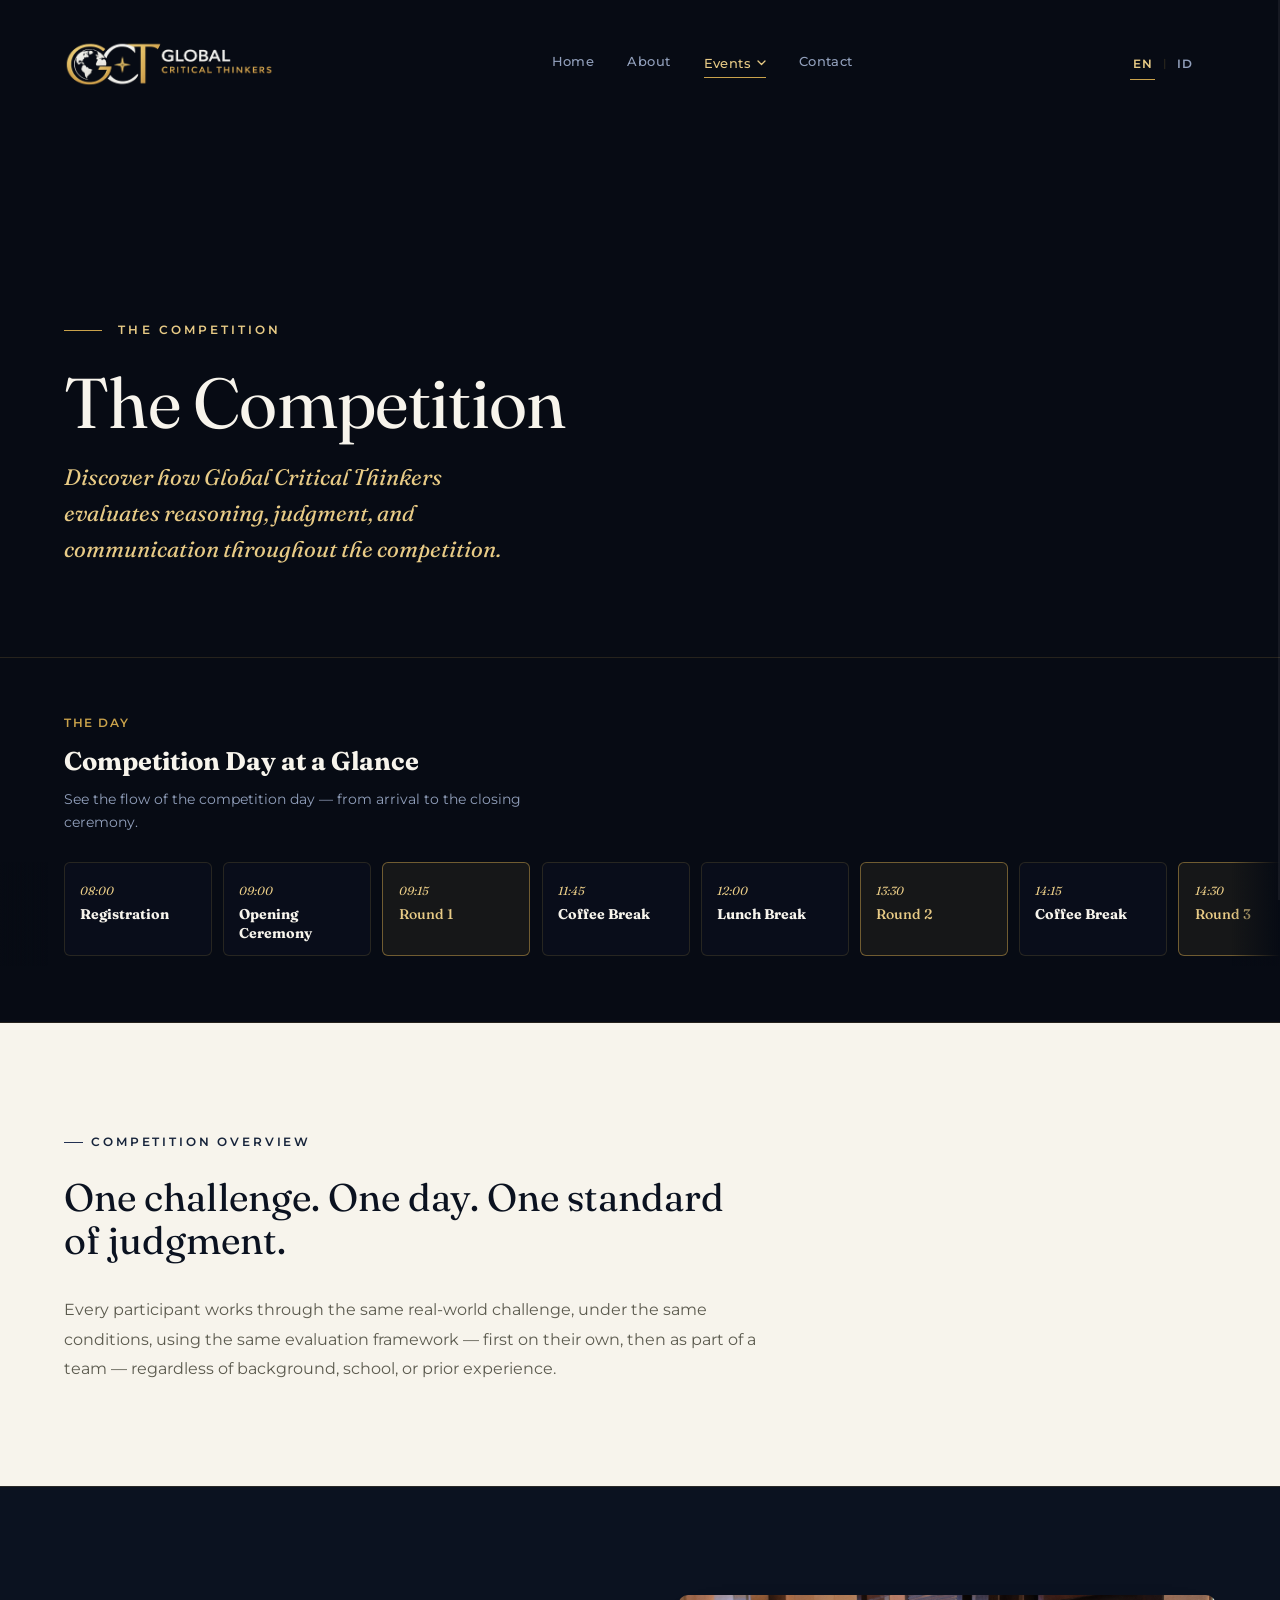
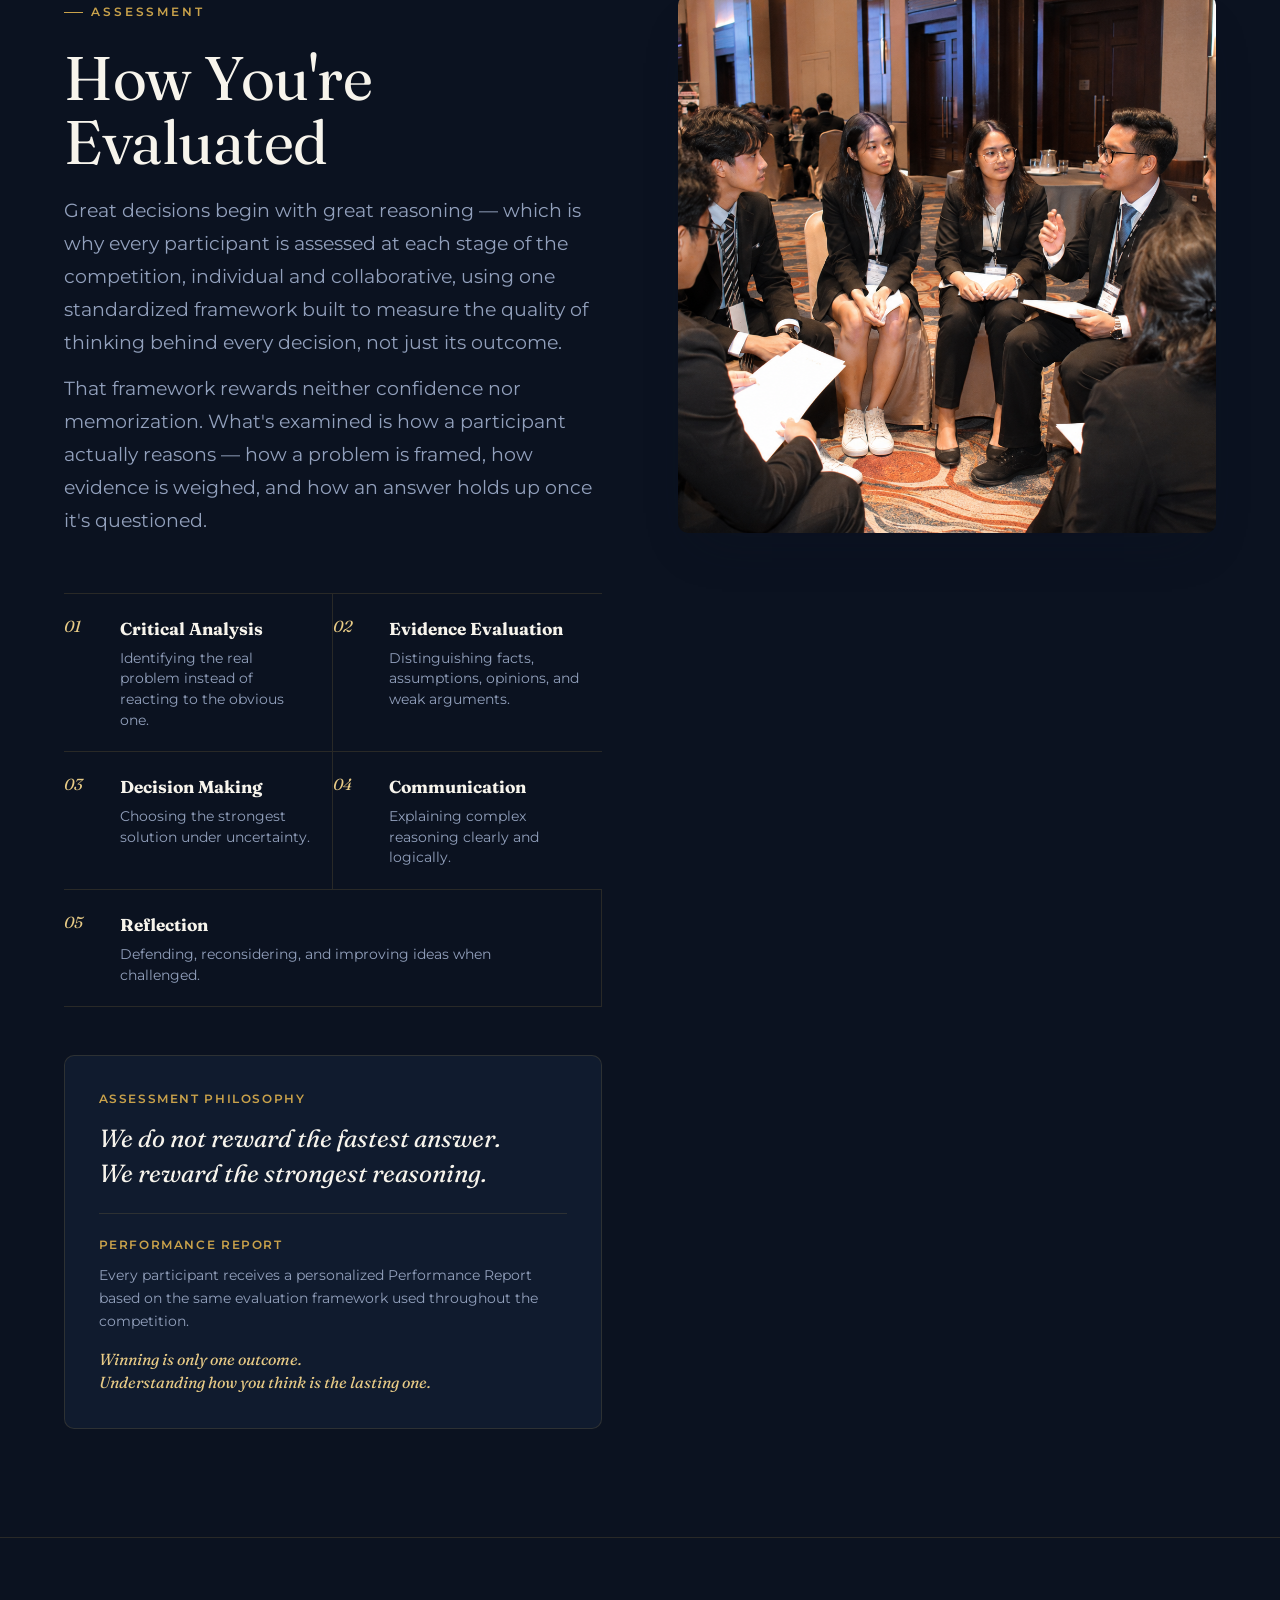
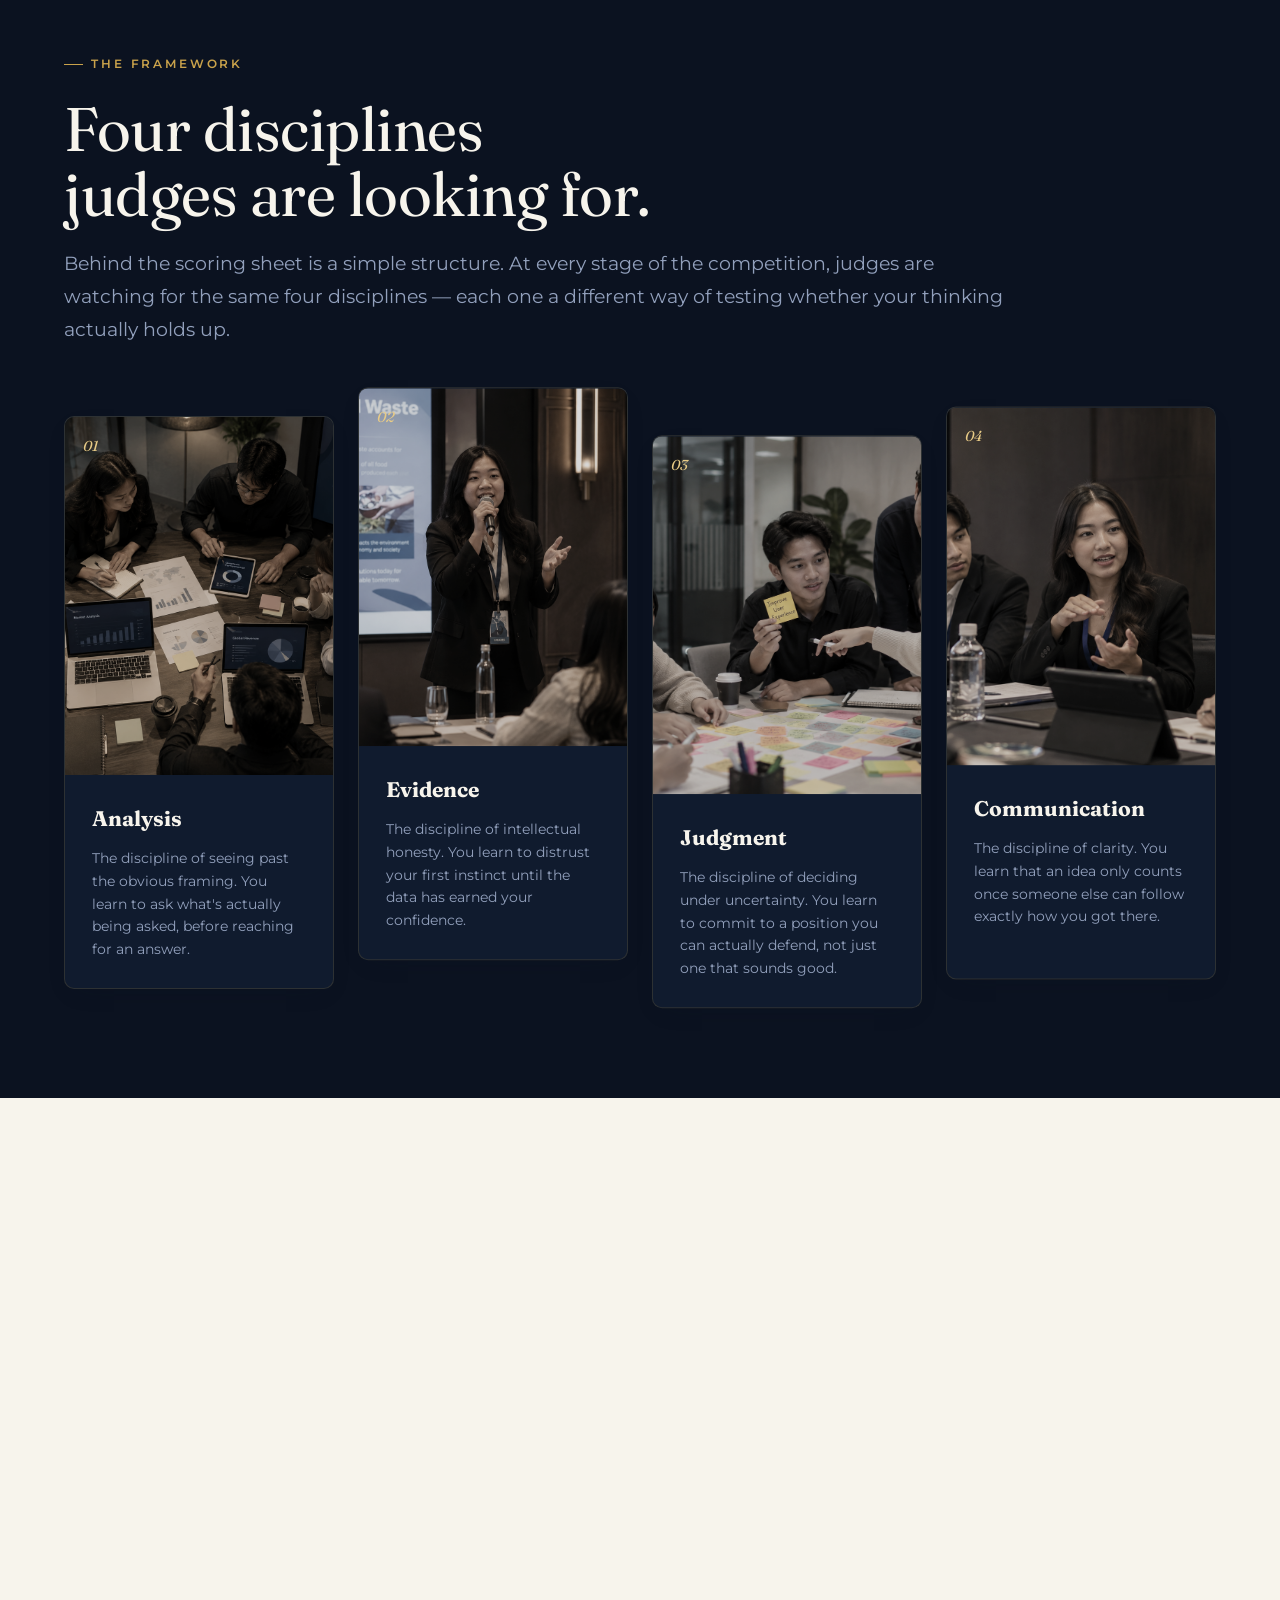
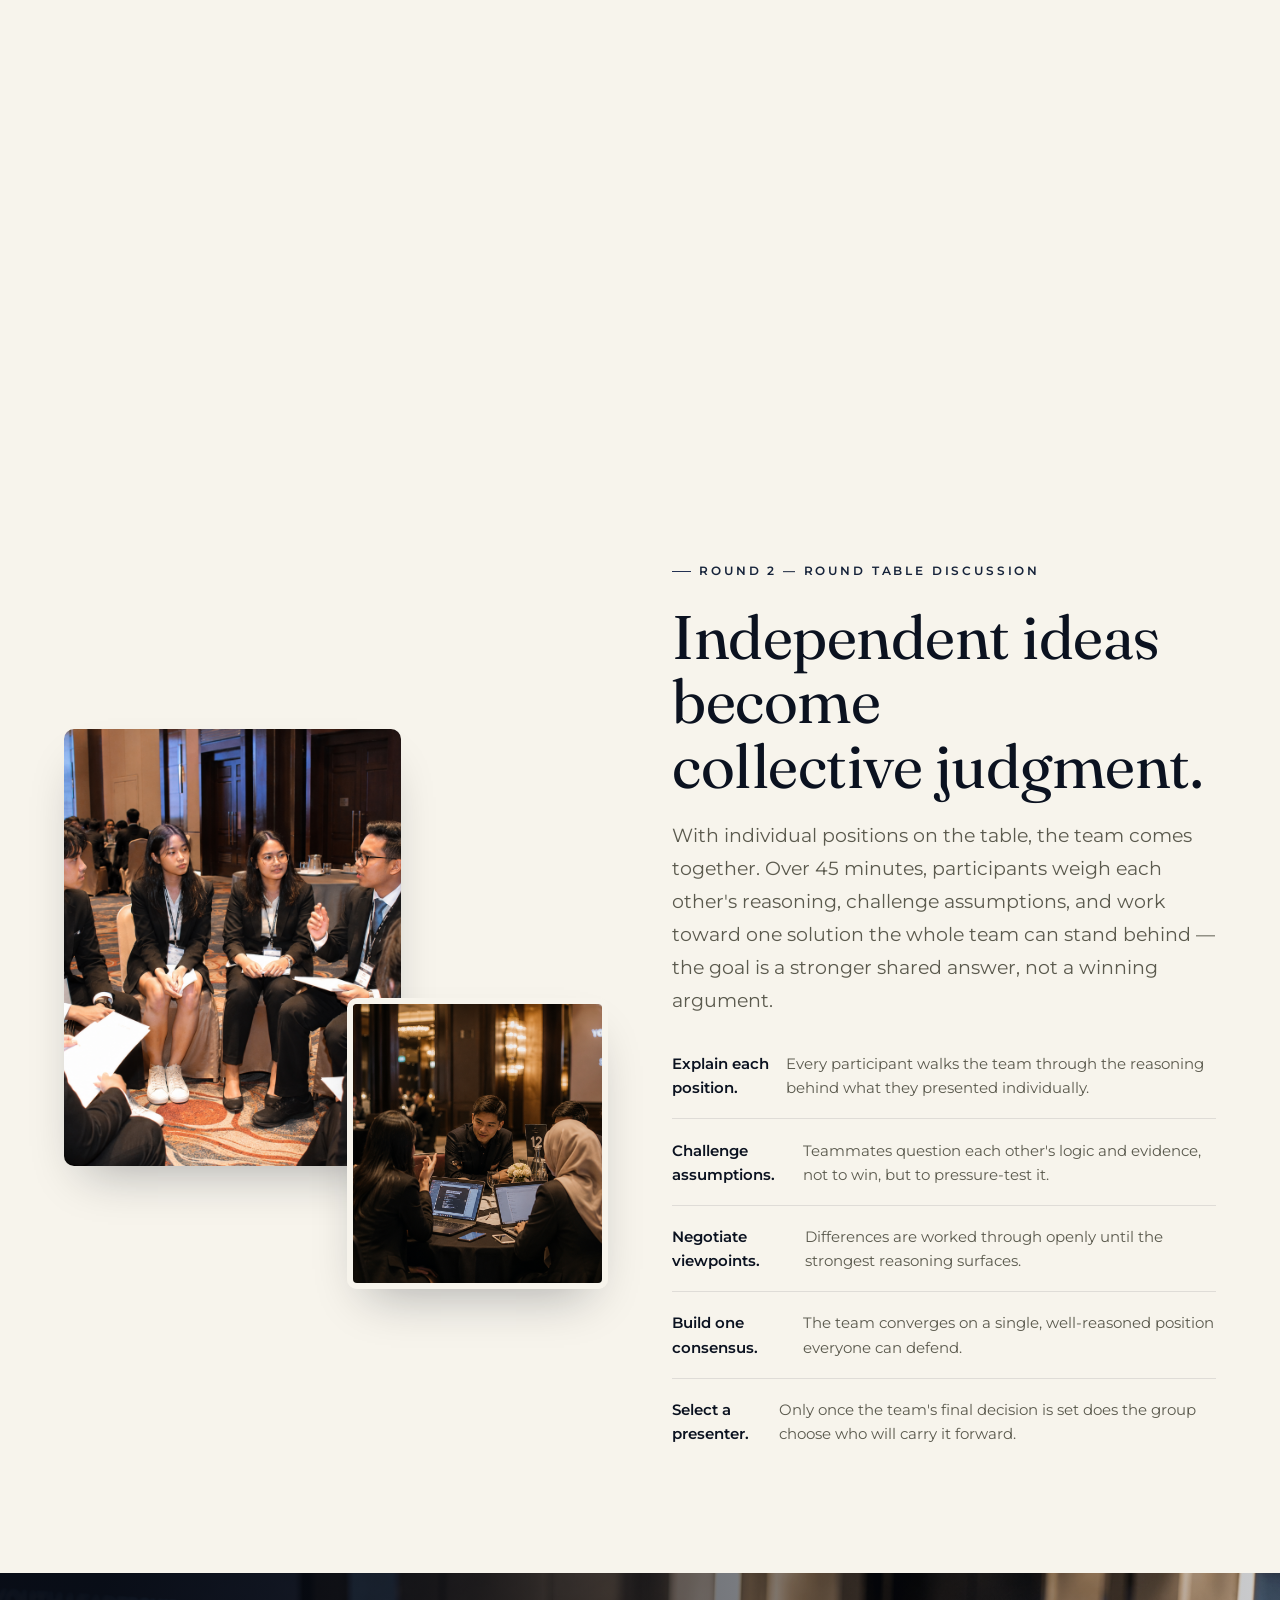
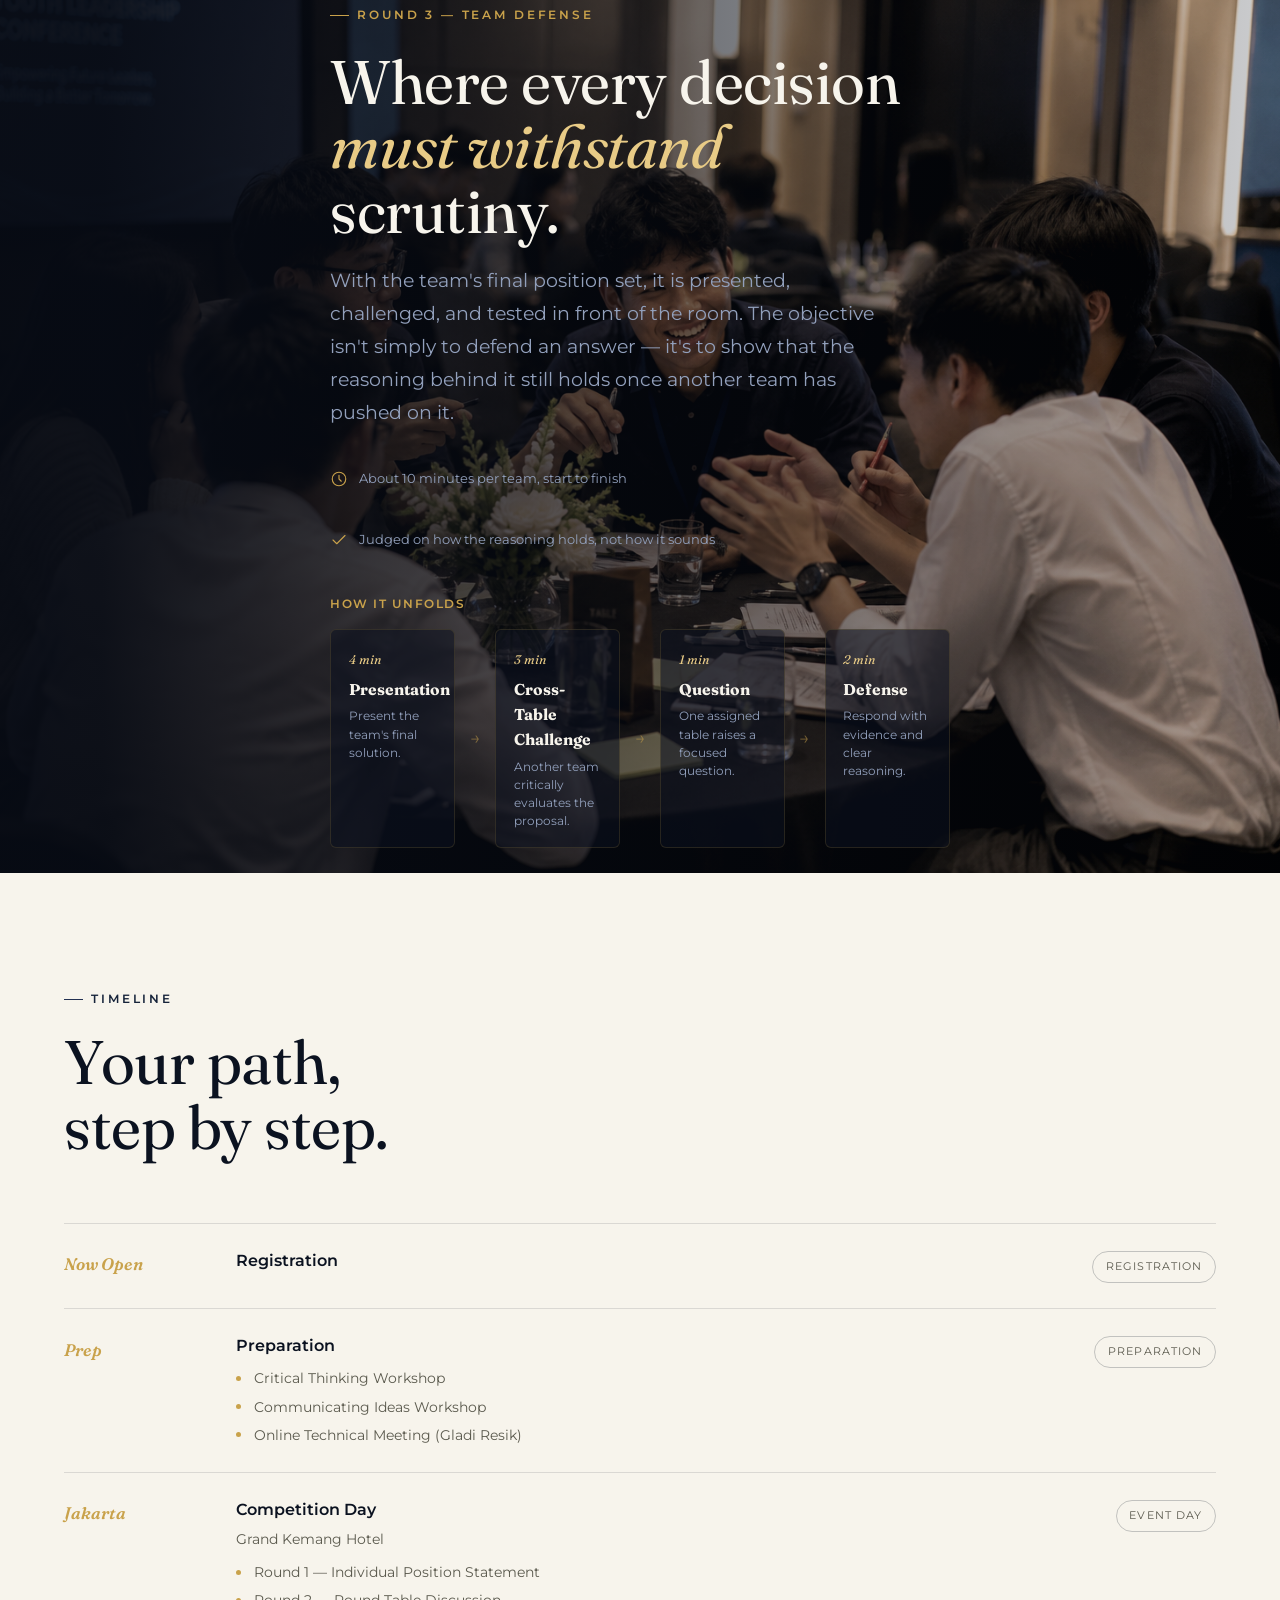
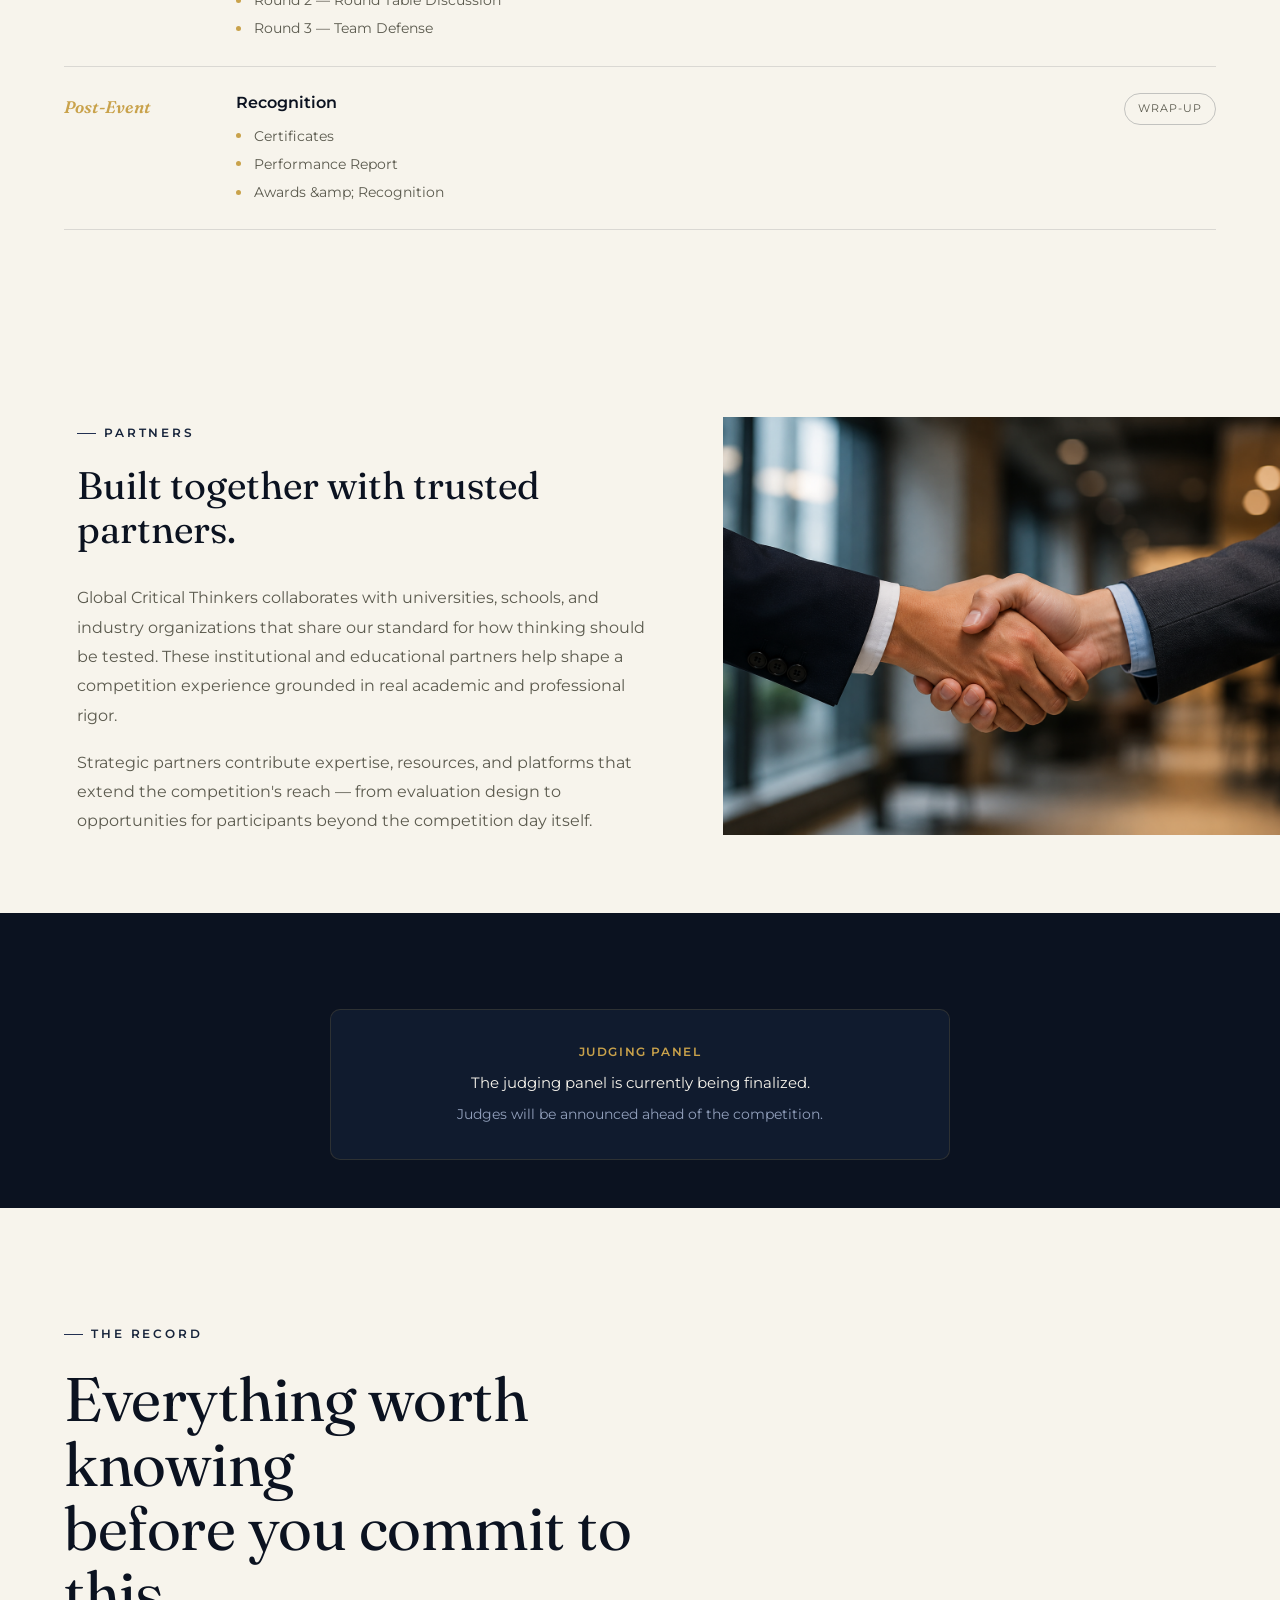
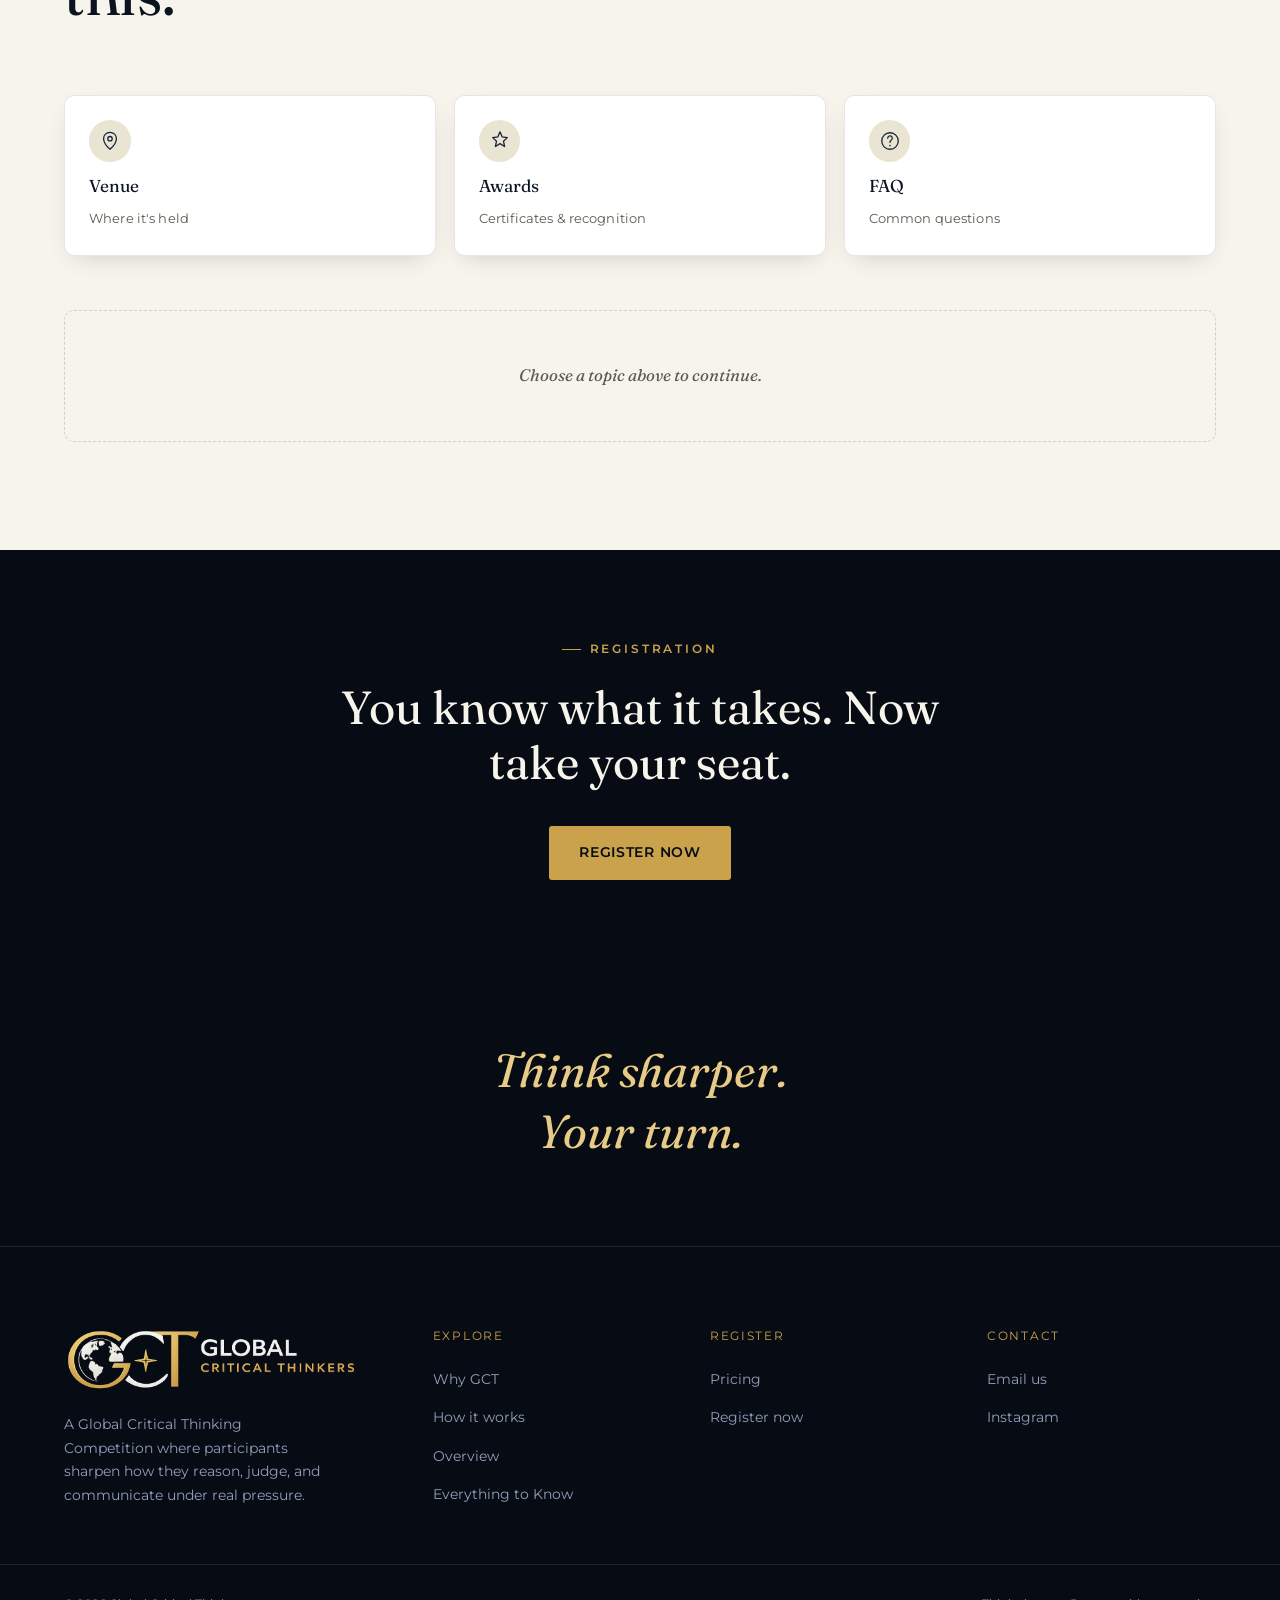
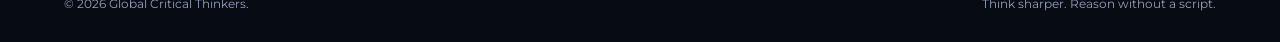
<file: competition.html>
<!DOCTYPE html>
<html lang="en">
<head>
  <meta charset="UTF-8">
  <meta name="viewport" content="width=device-width, initial-scale=1.0">
  <title data-i18n="competition.meta.title">The Competition — Global Critical Thinkers</title>
  <meta name="description" content="Discover how Global Critical Thinkers evaluates reasoning, judgment, and communication throughout the competition." data-i18n-content="competition.meta.description">

  <meta property="og:title" content="The Competition — Global Critical Thinkers" data-i18n-content="competition.meta.title">
  <meta property="og:description" content="Discover how Global Critical Thinkers evaluates reasoning, judgment, and communication throughout the competition." data-i18n-content="competition.meta.description">
  <meta property="og:image" content="images/hero.jpg">
  <meta property="og:type" content="website">
  <meta name="twitter:card" content="summary_large_image">

  <link rel="icon" href="images/logo.png" type="image/png">

  <link rel="preconnect" href="https://fonts.googleapis.com">
  <link rel="preconnect" href="https://fonts.gstatic.com" crossorigin>
  <link href="https://fonts.googleapis.com/css2?family=Fraunces:ital,opsz,wght@0,9..144,300;0,9..144,400;0,9..144,500;1,9..144,400;1,9..144,500&family=Montserrat:wght@400;500;600;700&display=swap" rel="stylesheet">

  <link rel="stylesheet" href="css/style.css">
</head>
<body data-page="events">

  <a class="skip-link" href="#main" data-i18n="nav.skip">Skip to content</a>

  <div class="progress-thread" aria-hidden="true">
    <div class="progress-thread__fill" id="progressFill"></div>
  </div>

  <header class="site-header" id="siteHeader" data-layout="header"></header>

  <main id="main">

    <!-- ============================================ -->
    <!-- PAGE HEADER — small hero -->
    <!-- ============================================ -->
    <header class="page-header">
      <div class="container">
        <div class="page-header__kicker">
          <span class="page-header__kicker-line"></span>
          <span class="page-header__kicker-text" data-i18n="competition.hero.kicker">The Competition</span>
        </div>
        <h1 class="page-header__title" data-i18n="competition.hero.title">The Competition</h1>
        <p class="page-header__subtitle" data-i18n="competition.hero.subtitle">Discover how Global Critical Thinkers evaluates reasoning, judgment, and communication throughout the competition.</p>
      </div>
    </header>

    <!-- ============================================ -->
    <!-- COMPETITION DAY AT A GLANCE — compact, static overview of the -->
    <!-- day's rhythm; reuses .defense__steps' card language further -->
    <!-- down the page. Introduces Round 1/2/3 by name before the -->
    <!-- detailed sections explain them, and before Timeline mentions -->
    <!-- Competition Day again — no overlap with either. -->
    <!-- ============================================ -->
    <section class="day-glance" id="day-glance" aria-labelledby="day-glance-heading">
      <div class="container">
        <div class="day-glance__head reveal">
          <p class="day-glance__label" data-i18n="competition.dayGlance.eyebrow">The Day</p>
          <h2 id="day-glance-heading" class="day-glance__title" data-i18n="competition.dayGlance.headline">Competition Day at a Glance</h2>
          <p class="day-glance__copy" data-i18n="competition.dayGlance.copy">See the flow of the competition day — from arrival to the closing ceremony.</p>
        </div>
        <div class="day-glance__scroller">
          <div class="day-glance__steps" id="dayGlanceSteps" tabindex="0" role="group" aria-label="Competition day schedule, scroll horizontally to see more">
          <div class="day-glance__step">
            <span class="day-glance__step-time" data-i18n="competition.dayGlance.step1Time">08:00</span>
            <h3 class="day-glance__step-title" data-i18n="competition.dayGlance.step1Title">Registration</h3>
          </div>
          <div class="day-glance__step">
            <span class="day-glance__step-time" data-i18n="competition.dayGlance.step2Time">09:00</span>
            <h3 class="day-glance__step-title" data-i18n="competition.dayGlance.step2Title">Opening Ceremony</h3>
          </div>
          <div class="day-glance__step day-glance__step--round">
            <span class="day-glance__step-time" data-i18n="competition.dayGlance.step3Time">09:15</span>
            <h3 class="day-glance__step-title" data-i18n="competition.dayGlance.step3Title">Round 1</h3>
          </div>
          <div class="day-glance__step">
            <span class="day-glance__step-time" data-i18n="competition.dayGlance.step3bTime">11:45</span>
            <h3 class="day-glance__step-title" data-i18n="competition.dayGlance.step3bTitle">Coffee Break</h3>
          </div>
          <div class="day-glance__step">
            <span class="day-glance__step-time" data-i18n="competition.dayGlance.step4Time">12:00</span>
            <h3 class="day-glance__step-title" data-i18n="competition.dayGlance.step4Title">Lunch Break</h3>
          </div>
          <div class="day-glance__step day-glance__step--round">
            <span class="day-glance__step-time" data-i18n="competition.dayGlance.step5Time">13:30</span>
            <h3 class="day-glance__step-title" data-i18n="competition.dayGlance.step5Title">Round 2</h3>
          </div>
          <div class="day-glance__step">
            <span class="day-glance__step-time" data-i18n="competition.dayGlance.step5bTime">14:15</span>
            <h3 class="day-glance__step-title" data-i18n="competition.dayGlance.step5bTitle">Coffee Break</h3>
          </div>
          <div class="day-glance__step day-glance__step--round">
            <span class="day-glance__step-time" data-i18n="competition.dayGlance.step6Time">14:30</span>
            <h3 class="day-glance__step-title" data-i18n="competition.dayGlance.step6Title">Round 3</h3>
          </div>
          <div class="day-glance__step">
            <span class="day-glance__step-time" data-i18n="competition.dayGlance.step7Time">16:00</span>
            <h3 class="day-glance__step-title" data-i18n="competition.dayGlance.step7Title">Inspiration Session</h3>
          </div>
          <div class="day-glance__step">
            <span class="day-glance__step-time" data-i18n="competition.dayGlance.step8Time">16:15</span>
            <h3 class="day-glance__step-title" data-i18n="competition.dayGlance.step8Title">Awarding Ceremony</h3>
          </div>
          <div class="day-glance__step">
            <span class="day-glance__step-time" data-i18n="competition.dayGlance.step9Time">16:40</span>
            <h3 class="day-glance__step-title" data-i18n="competition.dayGlance.step9Title">Closing Ceremony</h3>
          </div>
          </div>
        </div>
      </div>
    </section>

    <!-- ============================================ -->
    <!-- COMPETITION OVERVIEW -->
    <!-- ============================================ -->
    <section class="about-block about-block--paper" id="competition-overview" aria-labelledby="competition-overview-heading">
      <div class="container">
        <div class="about-block__head reveal">
          <p class="eyebrow eyebrow--dark" data-i18n="competition.overview.eyebrow">Competition Overview</p>
          <h2 id="competition-overview-heading" class="display-md" data-i18n="competition.overview.headline">One challenge. One day. One standard of judgment.</h2>
        </div>
        <div class="about-block__body reveal">
          <p data-i18n="competition.overview.body">Every participant works through the same real-world challenge, under the same conditions, using the same evaluation framework — first on their own, then as part of a team — regardless of background, school, or prior experience.</p>
        </div>
      </div>
    </section>

    <!-- ============================================ -->
    <!-- EVALUATION — relocated from homepage -->
    <!-- ============================================ -->
    <section class="section evaluation" id="evaluation" aria-labelledby="evaluation-heading">
      <div class="container">
        <div class="evaluation__grid">
          <div class="evaluation__content">
            <div class="evaluation__head reveal">
              <p class="eyebrow" data-i18n="evaluation.eyebrow">Assessment</p>
              <h2 id="evaluation-heading" class="display-lg" data-i18n="evaluation.headline">How You're Evaluated</h2>
              <p class="lede" data-i18n="evaluation.intro1">Great decisions begin with great reasoning — which is why every participant is assessed at each stage of the competition, individual and collaborative, using one standardized framework built to measure the quality of thinking behind every decision, not just its outcome.</p>
              <p class="lede" style="margin-top:0.8rem;" data-i18n="evaluation.intro2">That framework rewards neither confidence nor memorization. What's examined is how a participant actually reasons — how a problem is framed, how evidence is weighed, and how an answer holds up once it's questioned.</p>
            </div>

            <div class="evaluation__list reveal-stagger">
              <div class="evaluation__item">
                <span class="evaluation__item-num">01</span>
                <div>
                  <h3 class="evaluation__item-title" data-i18n="evaluation.dim1Title">Critical Analysis</h3>
                  <p class="evaluation__item-desc" data-i18n="evaluation.dim1Desc">Identifying the real problem instead of reacting to the obvious one.</p>
                </div>
              </div>
              <div class="evaluation__item">
                <span class="evaluation__item-num">02</span>
                <div>
                  <h3 class="evaluation__item-title" data-i18n="evaluation.dim2Title">Evidence Evaluation</h3>
                  <p class="evaluation__item-desc" data-i18n="evaluation.dim2Desc">Distinguishing facts, assumptions, opinions, and weak arguments.</p>
                </div>
              </div>
              <div class="evaluation__item">
                <span class="evaluation__item-num">03</span>
                <div>
                  <h3 class="evaluation__item-title" data-i18n="evaluation.dim3Title">Decision Making</h3>
                  <p class="evaluation__item-desc" data-i18n="evaluation.dim3Desc">Choosing the strongest solution under uncertainty.</p>
                </div>
              </div>
              <div class="evaluation__item">
                <span class="evaluation__item-num">04</span>
                <div>
                  <h3 class="evaluation__item-title" data-i18n="evaluation.dim4Title">Communication</h3>
                  <p class="evaluation__item-desc" data-i18n="evaluation.dim4Desc">Explaining complex reasoning clearly and logically.</p>
                </div>
              </div>
              <div class="evaluation__item evaluation__item--wide">
                <span class="evaluation__item-num">05</span>
                <div>
                  <h3 class="evaluation__item-title" data-i18n="evaluation.dim5Title">Reflection</h3>
                  <p class="evaluation__item-desc" data-i18n="evaluation.dim5Desc">Defending, reconsidering, and improving ideas when challenged.</p>
                </div>
              </div>
            </div>

            <div class="evaluation__block reveal">
              <p class="evaluation__block-label" data-i18n="evaluation.philosophyLabel">Assessment Philosophy</p>
              <p class="evaluation__philosophy-text" data-i18n-html="evaluation.philosophy">We do not reward the fastest answer.<br>We reward the strongest reasoning.</p>
              <div class="evaluation__report">
                <p class="evaluation__block-label" data-i18n="evaluation.reportLabel">Performance Report</p>
                <p class="evaluation__report-copy" data-i18n="evaluation.reportCopy">Every participant receives a personalized Performance Report based on the same evaluation framework used throughout the competition.</p>
                <p class="evaluation__report-note" data-i18n-html="evaluation.reportNote">Winning is only one outcome.<br>Understanding how you think is the lasting one.</p>
              </div>
            </div>
          </div>

          <div class="evaluation__media reveal">
            <img src="images/gambar7.png" alt="Participants engaged in collaborative analysis and reasoning during the competition" data-i18n-alt="evaluation.imageAlt" loading="lazy">
          </div>
        </div>
      </div>
    </section>

    <!-- ============================================ -->
    <!-- FOUR DISCIPLINES — relocated from About -->
    <!-- ============================================ -->
    <section class="section section--navy analysis" id="disciplines" aria-labelledby="disciplines-heading">
      <div class="container">
        <div class="analysis__head reveal">
          <p class="eyebrow" data-i18n="disciplines.eyebrow">The framework</p>
          <h2 id="disciplines-heading" class="display-lg" data-i18n-html="disciplines.headline">Four disciplines<br>judges are looking for.</h2>
          <p class="lede lede--wide" style="margin-top:1.3rem;" data-i18n="disciplines.intro">Behind the scoring sheet is a simple structure. At every stage of the competition, judges are watching for the same four disciplines — each one a different way of testing whether your thinking actually holds up.</p>
        </div>

        <div class="role-grid reveal-stagger">
          <article class="role-card">
            <div class="role-card__media">
              <img src="images/gambar3.jpg" alt="A participant isolating the real problem inside the challenge" data-i18n-alt="disciplines.role1Alt">
            </div>
            <span class="role-card__num">01</span>
            <div class="role-card__body">
              <h3 class="role-card__title" data-i18n="disciplines.role1Title">Analysis</h3>
              <p class="role-card__desc" data-i18n="disciplines.role1Desc">The discipline of seeing past the obvious framing. You learn to ask what's actually being asked, before reaching for an answer.</p>
            </div>
          </article>
          <article class="role-card">
            <div class="role-card__media">
              <img src="images/gambar4.jpg" alt="A participant testing whether the evidence actually holds up" data-i18n-alt="disciplines.role2Alt">
            </div>
            <span class="role-card__num">02</span>
            <div class="role-card__body">
              <h3 class="role-card__title" data-i18n="disciplines.role2Title">Evidence</h3>
              <p class="role-card__desc" data-i18n="disciplines.role2Desc">The discipline of intellectual honesty. You learn to distrust your first instinct until the data has earned your confidence.</p>
            </div>
          </article>
          <article class="role-card">
            <div class="role-card__media">
              <img src="images/gambar2.jpg" alt="A participant shaping analysis into a defensible position" data-i18n-alt="disciplines.role3Alt">
            </div>
            <span class="role-card__num">03</span>
            <div class="role-card__body">
              <h3 class="role-card__title" data-i18n="disciplines.role3Title">Judgment</h3>
              <p class="role-card__desc" data-i18n="disciplines.role3Desc">The discipline of deciding under uncertainty. You learn to commit to a position you can actually defend, not just one that sounds good.</p>
            </div>
          </article>
          <article class="role-card">
            <div class="role-card__media">
              <img src="images/gambar5.jpg" alt="A participant making their reasoning legible to the room" data-i18n-alt="disciplines.role4Alt">
            </div>
            <span class="role-card__num">04</span>
            <div class="role-card__body">
              <h3 class="role-card__title" data-i18n="disciplines.role4Title">Communication</h3>
              <p class="role-card__desc" data-i18n="disciplines.role4Desc">The discipline of clarity. You learn that an idea only counts once someone else can follow exactly how you got there.</p>
            </div>
          </article>
        </div>
      </div>
    </section>

    <!-- ============================================ -->
    <!-- DISCUSSION — Round 1: Individual Position Statement -->
    <!-- ============================================ -->
    <section class="section section--paper discussion" id="discussion" aria-labelledby="competition-discussion-heading">
      <div class="container">
        <div class="discussion__grid">
          <div class="discussion__text reveal">
            <p class="eyebrow eyebrow--dark" data-i18n="discussion.eyebrow">Round 1 — Individual Position Statement</p>
            <h2 id="competition-discussion-heading" class="display-lg" data-i18n-html="discussion.headline">Before collaboration comes<br>independent judgment.</h2>
            <p class="lede lede--paper" style="margin-top:1.3rem;" data-i18n="discussion.intro">Every participant begins alone. Before any team discussion takes place, each participant develops an independent position and presents it directly to the judging panel — a test of reasoning with no one else's opinion in the room yet.</p>

            <div class="discussion__marks">
              <div class="discussion__mark">
                <svg width="18" height="18" viewBox="0 0 24 24" fill="none"><circle cx="12" cy="12" r="9" stroke="currentColor" stroke-width="1.5"/><path d="M12 7v5l3 3" stroke="currentColor" stroke-width="1.5" stroke-linecap="round"/></svg>
                <span data-i18n="discussion.mark1">2-minute individual presentation</span>
              </div>
              <div class="discussion__mark">
                <svg width="18" height="18" viewBox="0 0 24 24" fill="none"><circle cx="12" cy="12" r="8" stroke="currentColor" stroke-width="1.5"/><path d="M9 12l2 2 4-4" stroke="currentColor" stroke-width="1.5" stroke-linecap="round" stroke-linejoin="round"/></svg>
                <span data-i18n="discussion.mark2">Independent reasoning before collaboration</span>
              </div>
              <div class="discussion__mark">
                <svg width="18" height="18" viewBox="0 0 24 24" fill="none"><circle cx="12" cy="12" r="9" stroke="currentColor" stroke-width="1.5"/><path d="M8 8l8 8M16 8l-8 8" stroke="currentColor" stroke-width="1.5" stroke-linecap="round"/></svg>
                <span data-i18n="discussion.mark3">No Q&amp;A during presentations</span>
              </div>
              <div class="discussion__mark">
                <svg width="18" height="18" viewBox="0 0 24 24" fill="none"><path d="M4 12l5 5L20 6" stroke="currentColor" stroke-width="1.5" stroke-linecap="round" stroke-linejoin="round"/></svg>
                <span data-i18n="discussion.mark4">Individual assessment by the judging panel</span>
              </div>
            </div>
          </div>
          <div class="discussion__media reveal">
            <img src="images/gambar6.jpg" alt="A participant delivering their individual position statement to the judging panel" data-i18n-alt="discussion.imageAlt">
            <div class="discussion__tag">
              <strong>2</strong>
              <span data-i18n="discussion.tag">Minutes to present an independent position before the panel</span>
            </div>
          </div>
        </div>
      </div>
    </section>

    <!-- ============================================ -->
    <!-- PRESENTATION — Round 2: Round Table Discussion -->
    <!-- ============================================ -->
    <section class="section section--paper presentation" id="presentation" aria-labelledby="competition-presentation-heading">
      <div class="container">
        <div class="presentation__grid">
          <div class="presentation__collage reveal">
            <img class="c1" src="images/gambar7.png" alt="Participants gathered around a table, weighing each other's reasoning" data-i18n-alt="presentation.imageAlt1">
            <img class="c2" src="images/gambar1.jpg" alt="A team working through differing viewpoints toward one shared solution" data-i18n-alt="presentation.imageAlt2">
          </div>
          <div class="presentation__text reveal">
            <p class="eyebrow eyebrow--dark" data-i18n="presentation.eyebrow">Round 2 — Round Table Discussion</p>
            <h2 id="competition-presentation-heading" class="display-lg" data-i18n-html="presentation.headline">Independent ideas become<br>collective judgment.</h2>
            <p class="lede lede--paper" style="margin-top:1.3rem;" data-i18n="presentation.intro">With individual positions on the table, the team comes together. Over 45 minutes, participants weigh each other's reasoning, challenge assumptions, and work toward one solution the whole team can stand behind — the goal is a stronger shared answer, not a winning argument.</p>
            <ul class="presentation__list">
              <li><b data-i18n="presentation.item1Bold">Explain each position.</b> <span data-i18n="presentation.item1Rest">Every participant walks the team through the reasoning behind what they presented individually.</span></li>
              <li><b data-i18n="presentation.item2Bold">Challenge assumptions.</b> <span data-i18n="presentation.item2Rest">Teammates question each other's logic and evidence, not to win, but to pressure-test it.</span></li>
              <li><b data-i18n="presentation.item3Bold">Negotiate viewpoints.</b> <span data-i18n="presentation.item3Rest">Differences are worked through openly until the strongest reasoning surfaces.</span></li>
              <li><b data-i18n="presentation.item4Bold">Build one consensus.</b> <span data-i18n="presentation.item4Rest">The team converges on a single, well-reasoned position everyone can defend.</span></li>
              <li><b data-i18n="presentation.item5Bold">Select a presenter.</b> <span data-i18n="presentation.item5Rest">Only once the team's final decision is set does the group choose who will carry it forward.</span></li>
            </ul>
          </div>
        </div>
      </div>
    </section>

    <!-- ============================================ -->
    <!-- DEFENSE — Round 3: Team Defense -->
    <!-- ============================================ -->
    <section class="defense" id="defense" aria-labelledby="competition-defense-heading">
      <div class="defense__media">
        <img src="images/gambar6.jpg" alt="A team defending their reasoning under questioning from the judging panel" loading="lazy" data-i18n-alt="defense.imageAlt">
      </div>
      <div class="defense__scrim"></div>
      <div class="container">
        <div class="defense__content reveal">
          <p class="eyebrow" data-i18n="defense.eyebrow">Round 3 — Team Defense</p>
          <h2 id="competition-defense-heading" class="display-lg defense__headline" data-i18n-html="defense.headline">Where every decision<br><em>must withstand</em> scrutiny.</h2>
          <p class="lede" style="margin-top:1.3rem;" data-i18n="defense.copy">With the team's final position set, it is presented, challenged, and tested in front of the room. The objective isn't simply to defend an answer — it's to show that the reasoning behind it still holds once another team has pushed on it.</p>
          <div class="defense__marks">
            <div class="defense__mark">
              <svg width="18" height="18" viewBox="0 0 24 24" fill="none"><circle cx="12" cy="12" r="9" stroke="currentColor" stroke-width="1.5"/><path d="M12 7v5l3 3" stroke="currentColor" stroke-width="1.5" stroke-linecap="round"/></svg>
              <span data-i18n="defense.mark1">About 10 minutes per team, start to finish</span>
            </div>
            <div class="defense__mark">
              <svg width="18" height="18" viewBox="0 0 24 24" fill="none"><path d="M4 12l5 5L20 6" stroke="currentColor" stroke-width="1.5" stroke-linecap="round" stroke-linejoin="round"/></svg>
              <span data-i18n="defense.mark2">Judged on how the reasoning holds, not how it sounds</span>
            </div>
          </div>

          <div class="defense__process">
            <p class="defense__process-label" data-i18n="defense.processLabel">How it unfolds</p>
            <div class="defense__steps">
              <div class="defense__step">
                <span class="defense__step-time" data-i18n="defense.step1Time">4 min</span>
                <h3 class="defense__step-title" data-i18n="defense.step1Title">Presentation</h3>
                <p class="defense__step-desc" data-i18n="defense.step1Desc">Present the team's final solution.</p>
              </div>
              <span class="defense__step-arrow" aria-hidden="true">&rarr;</span>
              <div class="defense__step">
                <span class="defense__step-time" data-i18n="defense.step2Time">3 min</span>
                <h3 class="defense__step-title" data-i18n="defense.step2Title">Cross-Table Challenge</h3>
                <p class="defense__step-desc" data-i18n="defense.step2Desc">Another team critically evaluates the proposal.</p>
              </div>
              <span class="defense__step-arrow" aria-hidden="true">&rarr;</span>
              <div class="defense__step">
                <span class="defense__step-time" data-i18n="defense.step3Time">1 min</span>
                <h3 class="defense__step-title" data-i18n="defense.step3Title">Question</h3>
                <p class="defense__step-desc" data-i18n="defense.step3Desc">One assigned table raises a focused question.</p>
              </div>
              <span class="defense__step-arrow" aria-hidden="true">&rarr;</span>
              <div class="defense__step">
                <span class="defense__step-time" data-i18n="defense.step4Time">2 min</span>
                <h3 class="defense__step-title" data-i18n="defense.step4Title">Defense</h3>
                <p class="defense__step-desc" data-i18n="defense.step4Desc">Respond with evidence and clear reasoning.</p>
              </div>
            </div>
          </div>
        </div>
      </div>
    </section>

    <!-- ============================================ -->
    <!-- TIMELINE — relocated from About -->
    <!-- ============================================ -->
    <section class="section section--paper timeline" id="timeline" aria-labelledby="timeline-heading">
      <div class="container">
        <div class="timeline__head reveal">
          <p class="eyebrow eyebrow--dark" data-i18n="timeline.eyebrow">Timeline</p>
          <h2 id="timeline-heading" class="display-lg" data-i18n-html="timeline.headline">Your path,<br>step by step.</h2>
        </div>
        <div class="timeline-list timeline-list--paper reveal-stagger">
          <div class="timeline-item">
            <span class="timeline-item__date" data-i18n="timeline.item1Date">Now Open</span>
            <div class="timeline-item__body">
              <span class="timeline-item__title" data-i18n="timeline.item1Title">Registration</span>
            </div>
            <span class="timeline-item__tag" data-i18n="timeline.item1Tag">Registration</span>
          </div>
          <div class="timeline-item timeline-item--expanded">
            <span class="timeline-item__date" data-i18n="timeline.item2Date">Prep</span>
            <div class="timeline-item__body">
              <span class="timeline-item__title" data-i18n="timeline.item2Title">Preparation</span>
              <ul class="timeline-item__list">
                <li data-i18n="timeline.item2List1">Critical Thinking Workshop</li>
                <li data-i18n="timeline.item2List2">Communicating Ideas Workshop</li>
                <li data-i18n="timeline.item2List3">Online Technical Meeting (Gladi Resik)</li>
              </ul>
            </div>
            <span class="timeline-item__tag" data-i18n="timeline.item2Tag">Preparation</span>
          </div>
          <div class="timeline-item timeline-item--expanded">
            <span class="timeline-item__date" data-i18n="timeline.item3Date">Jakarta</span>
            <div class="timeline-item__body">
              <span class="timeline-item__title" data-i18n="timeline.item3Title">Competition Day</span>
              <span class="timeline-item__meta" data-i18n="timeline.item3Meta">Grand Kemang Hotel</span>
              <ul class="timeline-item__list">
                <li data-i18n="timeline.item3List1">Round 1 — Individual Position Statement</li>
                <li data-i18n="timeline.item3List2">Round 2 — Round Table Discussion</li>
                <li data-i18n="timeline.item3List3">Round 3 — Team Defense</li>
              </ul>
            </div>
            <span class="timeline-item__tag" data-i18n="timeline.item3Tag">Event Day</span>
          </div>
          <div class="timeline-item timeline-item--expanded">
            <span class="timeline-item__date" data-i18n="timeline.item4Date">Post-Event</span>
            <div class="timeline-item__body">
              <span class="timeline-item__title" data-i18n="timeline.item4Title">Recognition</span>
              <ul class="timeline-item__list">
                <li data-i18n="timeline.item4List1">Certificates</li>
                <li data-i18n="timeline.item4List2">Performance Report</li>
                <li data-i18n="timeline.item4List3">Awards &amp; Recognition</li>
              </ul>
            </div>
            <span class="timeline-item__tag" data-i18n="timeline.item4Tag">Wrap-Up</span>
          </div>
        </div>
      </div>
    </section>

    <!-- ============================================ -->
    <!-- PARTNERS — editorial block, not finalized -->
    <!-- ============================================ -->
    <section class="about-block about-block--paper" id="partners" aria-labelledby="partners-heading" style="padding-block:0;">
      <div class="about-split about-split--narrow-media reveal">
        <div class="about-split__text">
          <p class="eyebrow eyebrow--dark" data-i18n="competition.partners.eyebrow">Partners</p>
          <h2 id="partners-heading" class="display-md" data-i18n="competition.partners.headline">Built together with trusted partners.</h2>
          <div class="about-block__body">
            <p data-i18n="competition.partners.body1">Global Critical Thinkers collaborates with universities, schools, and industry organizations that share our standard for how thinking should be tested and evaluated.</p>
            <p data-i18n="competition.partners.body2">Each partnership is chosen deliberately, for academic and professional rigor. Official partners will be announced here as they are confirmed.</p>
          </div>
        </div>
        <div class="about-split__media">
          <img src="images/handshake.png" alt="Two professionals shaking hands, representing collaboration and partnership" loading="lazy">
        </div>
      </div>
    </section>

    <!-- ============================================ -->
    <!-- JUDGES — compact note, not finalized -->
    <!-- ============================================ -->
    <section class="judges-note" id="judges" aria-label="Judging Panel">
      <div class="container">
        <div class="evaluation__block judges-note__card reveal">
          <p class="evaluation__block-label" id="judges-heading" data-i18n="competition.judges.eyebrow">Judging Panel</p>
          <p class="judges-note__text" data-i18n="competition.judges.headline">The judging panel is currently being finalized.</p>
          <p class="judges-note__text judges-note__text--muted" data-i18n="competition.judges.body">Judges will be announced ahead of the competition.</p>
        </div>
      </div>
    </section>

    <!-- ============================================ -->
    <!-- TRUST — Awards, Venue, FAQ — relocated from homepage -->
    <!-- ============================================ -->
    <section class="section section--paper trust" id="trust" aria-labelledby="trust-heading">
      <div class="container">
        <div class="trust__head reveal">
          <p class="eyebrow eyebrow--dark" data-i18n="trust.eyebrow">The record</p>
          <h2 id="trust-heading" class="display-lg" data-i18n-html="trust.headline">Everything worth knowing<br>before you commit to this.</h2>
        </div>

        <div class="trust-nav reveal-stagger" role="tablist" aria-label="Venue, Awards, FAQ">
          <button class="trust-nav__card" type="button" role="tab" id="trust-tab-venue" aria-selected="false" aria-controls="trust-panel-venue" data-target="venue">
            <span class="trust-nav__icon" aria-hidden="true">
              <svg width="22" height="22" viewBox="0 0 24 24" fill="none"><path d="M12 21s-7-6.1-7-11.5A7 7 0 0 1 19 9.5C19 14.9 12 21 12 21z" stroke="currentColor" stroke-width="1.4" stroke-linejoin="round"/><circle cx="12" cy="9.5" r="2.4" stroke="currentColor" stroke-width="1.4"/></svg>
            </span>
            <span class="trust-nav__label" data-i18n="trust.cardVenue">Venue</span>
            <span class="trust-nav__desc" data-i18n="trust.cardVenueDesc">Where it's held</span>
          </button>
          <button class="trust-nav__card" type="button" role="tab" id="trust-tab-awards" aria-selected="false" aria-controls="trust-panel-awards" data-target="awards">
            <span class="trust-nav__icon" aria-hidden="true">
              <svg width="22" height="22" viewBox="0 0 24 24" fill="none"><path d="M12 2l2.4 5.6L20 8.3l-4.2 3.9 1.2 5.8L12 14.9l-5 3.1 1.2-5.8L4 8.3l5.6-.7L12 2z" stroke="currentColor" stroke-width="1.4" stroke-linejoin="round"/></svg>
            </span>
            <span class="trust-nav__label" data-i18n="trust.cardAwards">Awards</span>
            <span class="trust-nav__desc" data-i18n="trust.cardAwardsDesc">Certificates &amp; recognition</span>
          </button>
          <button class="trust-nav__card" type="button" role="tab" id="trust-tab-faq" aria-selected="false" aria-controls="trust-panel-faq" data-target="faq">
            <span class="trust-nav__icon" aria-hidden="true">
              <svg width="22" height="22" viewBox="0 0 24 24" fill="none"><path d="M9.5 9a2.5 2.5 0 1 1 3.6 2.24C12 11.7 12 12.5 12 13.5" stroke="currentColor" stroke-width="1.4" stroke-linecap="round"/><circle cx="12" cy="17" r="0.9" fill="currentColor"/><circle cx="12" cy="12" r="9" stroke="currentColor" stroke-width="1.4"/></svg>
            </span>
            <span class="trust-nav__label" data-i18n="trust.cardFaq">FAQ</span>
            <span class="trust-nav__desc" data-i18n="trust.cardFaqDesc">Common questions</span>
          </button>
        </div>

        <div class="trust-panels">
          <p class="trust-empty" id="trust-empty" data-i18n="trust.emptyState">Choose a topic above to continue.</p>

          <div class="trust-panel" id="trust-panel-venue" role="tabpanel" aria-labelledby="trust-tab-venue" hidden>
            <div class="venue-panel reveal">
              <div class="venue-panel__img">
                <img src="images/Grandkemang.jpg" alt="Grand Kemang Hotel, Jakarta — poolside courtyard at night" data-i18n-alt="trust.venueImageAlt" loading="lazy">
              </div>
              <div class="venue-panel__body">
                <p class="eyebrow eyebrow--dark" data-i18n="trust.venueEyebrow">Venue</p>
                <h3 class="venue-panel__name" data-i18n="trust.venueName">Grand Kemang Hotel</h3>
                <p class="venue-panel__location" data-i18n="trust.venueLocation">Jakarta, Indonesia</p>
                <p class="venue-panel__note" data-i18n="trust.venueNote">The inaugural Global Critical Thinkers will be held at Grand Kemang Hotel — a landmark venue in South Jakarta, chosen to match the standard we're setting from day one.</p>
              </div>
            </div>
          </div>

          <div class="trust-panel" id="trust-panel-awards" role="tabpanel" aria-labelledby="trust-tab-awards" hidden>
            <div class="panel-intro reveal">
              <h3 class="panel-intro__title" data-i18n="trust.awardsTitle">Recognition & Certification</h3>
              <p class="panel-intro__copy" data-i18n="trust.awardsCopy">This competition does not provide cash prizes. Every participant who completes the competition will receive an official certificate.</p>
            </div>
            <div class="award-list reveal-stagger">
              <div class="award-row"><span class="award-row__name" data-i18n="trust.award1">Champion</span><span class="award-row__value" data-i18n="trust.certificate">Certificate</span></div>
              <div class="award-row"><span class="award-row__name" data-i18n-html="trust.award2">Excellence Award <em>(Top 10%)</em></span><span class="award-row__value" data-i18n="trust.certificate">Certificate</span></div>
              <div class="award-row"><span class="award-row__name" data-i18n="trust.award3">Outstanding Reasoning</span><span class="award-row__value" data-i18n="trust.certificate">Certificate</span></div>
              <div class="award-row"><span class="award-row__name" data-i18n="trust.award4">Clearest Communicator</span><span class="award-row__value" data-i18n="trust.certificate">Certificate</span></div>
              <div class="award-row"><span class="award-row__name" data-i18n="trust.award5">Sharpest Judgment</span><span class="award-row__value" data-i18n="trust.certificate">Certificate</span></div>
              <div class="award-row"><span class="award-row__name" data-i18n="trust.award6">Best Critical Analysis</span><span class="award-row__value" data-i18n="trust.certificate">Certificate</span></div>
              <div class="award-row"><span class="award-row__name" data-i18n="trust.award7">Judges' Recognition</span><span class="award-row__value" data-i18n="trust.certificate">Certificate</span></div>
              <div class="award-row"><span class="award-row__name" data-i18n="trust.award8">Certificate of Participation</span><span class="award-row__value" data-i18n="trust.allParticipants">All Participants</span></div>
            </div>
          </div>

          <div class="trust-panel" id="trust-panel-faq" role="tabpanel" aria-labelledby="trust-tab-faq" hidden>
            <div class="faq-list reveal-stagger">
              <div class="faq-item">
                <button class="faq-item__q"><span data-i18n="trust.faqQ1">Who can participate?</span><svg width="18" height="18" viewBox="0 0 24 24" fill="none"><path d="M12 5v14M5 12h14" stroke="currentColor" stroke-width="1.5" stroke-linecap="round"/></svg></button>
                <div class="faq-item__a"><p data-i18n="trust.faqA1">Global Critical Thinkers is open to junior high school students, senior high school students, university students, and fresh graduates.</p></div>
              </div>
              <div class="faq-item">
                <button class="faq-item__q"><span data-i18n="trust.faqQ2">Can I register on my own, or do I need a group?</span><svg width="18" height="18" viewBox="0 0 24 24" fill="none"><path d="M12 5v14M5 12h14" stroke="currentColor" stroke-width="1.5" stroke-linecap="round"/></svg></button>
                <div class="faq-item__a"><p data-i18n="trust.faqA2">You can register entirely on your own. You'll be placed alongside other participants by the organizing committee (up to 10 people per group) so the challenge is tested fairly for everyone involved.</p></div>
              </div>
              <div class="faq-item">
                <button class="faq-item__q"><span data-i18n="trust.faqQ3">Do I need prior experience?</span><svg width="18" height="18" viewBox="0 0 24 24" fill="none"><path d="M12 5v14M5 12h14" stroke="currentColor" stroke-width="1.5" stroke-linecap="round"/></svg></button>
                <div class="faq-item__a"><p data-i18n="trust.faqA3">No. The competition is designed for both beginners and experienced participants.</p></div>
              </div>
              <div class="faq-item">
                <button class="faq-item__q"><span data-i18n="trust.faqQ4">What language will be used?</span><svg width="18" height="18" viewBox="0 0 24 24" fill="none"><path d="M12 5v14M5 12h14" stroke="currentColor" stroke-width="1.5" stroke-linecap="round"/></svg></button>
                <div class="faq-item__a"><p data-i18n="trust.faqA4">English.</p></div>
              </div>
              <div class="faq-item">
                <button class="faq-item__q"><span data-i18n="trust.faqQ5">What should I prepare?</span><svg width="18" height="18" viewBox="0 0 24 24" fill="none"><path d="M12 5v14M5 12h14" stroke="currentColor" stroke-width="1.5" stroke-linecap="round"/></svg></button>
                <div class="faq-item__a"><p data-i18n="trust.faqA5">A laptop, business casual attire, an optional notebook, and a willingness to have your thinking questioned.</p></div>
              </div>
              <div class="faq-item">
                <button class="faq-item__q"><span data-i18n="trust.faqQ6">Is accommodation included?</span><svg width="18" height="18" viewBox="0 0 24 24" fill="none"><path d="M12 5v14M5 12h14" stroke="currentColor" stroke-width="1.5" stroke-linecap="round"/></svg></button>
                <div class="faq-item__a"><p data-i18n="trust.faqA6">Lunch and two coffee breaks are included. Transportation and accommodation are not included.</p></div>
              </div>
              <div class="faq-item">
                <button class="faq-item__q"><span data-i18n="trust.faqQ7">When will the venue be announced?</span><svg width="18" height="18" viewBox="0 0 24 24" fill="none"><path d="M12 5v14M5 12h14" stroke="currentColor" stroke-width="1.5" stroke-linecap="round"/></svg></button>
                <div class="faq-item__a"><p data-i18n="trust.faqA7">The official venue will be announced before the event.</p></div>
              </div>
              <div class="faq-item">
                <button class="faq-item__q"><span data-i18n="trust.faqQ8">What happens after payment?</span><svg width="18" height="18" viewBox="0 0 24 24" fill="none"><path d="M12 5v14M5 12h14" stroke="currentColor" stroke-width="1.5" stroke-linecap="round"/></svg></button>
                <div class="faq-item__a"><p data-i18n="trust.faqA8">Your registration will be confirmed within 48 hours after payment verification.</p></div>
              </div>
            </div>
          </div>
        </div>
      </div>
    </section>

    <!-- ============================================ -->
    <!-- CLOSING CTA -->
    <!-- ============================================ -->
    <section class="final-cta section--flush-footer" id="competition-final-cta" aria-labelledby="competition-final-cta-heading">
      <div class="container">
        <p class="eyebrow final-cta__eyebrow" data-i18n="competition.finalCta.eyebrow">Registration</p>
        <h2 id="competition-final-cta-heading" class="final-cta__headline" data-i18n="competition.finalCta.headline">You know what it takes. Now take your seat.</h2>
        <a href="register-genesis.html" class="btn btn--gold" data-i18n="competition.finalCta.cta">Register Now</a>
      </div>
    </section>

  </main>

  <!-- ============================================ -->
  <!-- FOOTER -->
  <!-- ============================================ -->
  <footer class="site-footer" data-layout="footer"></footer>

  <script src="js/layout.js"></script>
  <script src="js/layout-loader.js"></script>
  <script src="js/translations.js" defer></script>
  <script src="js/i18n.js" defer></script>
  <script src="js/script.js" defer></script>
</body>
</html>
</file>
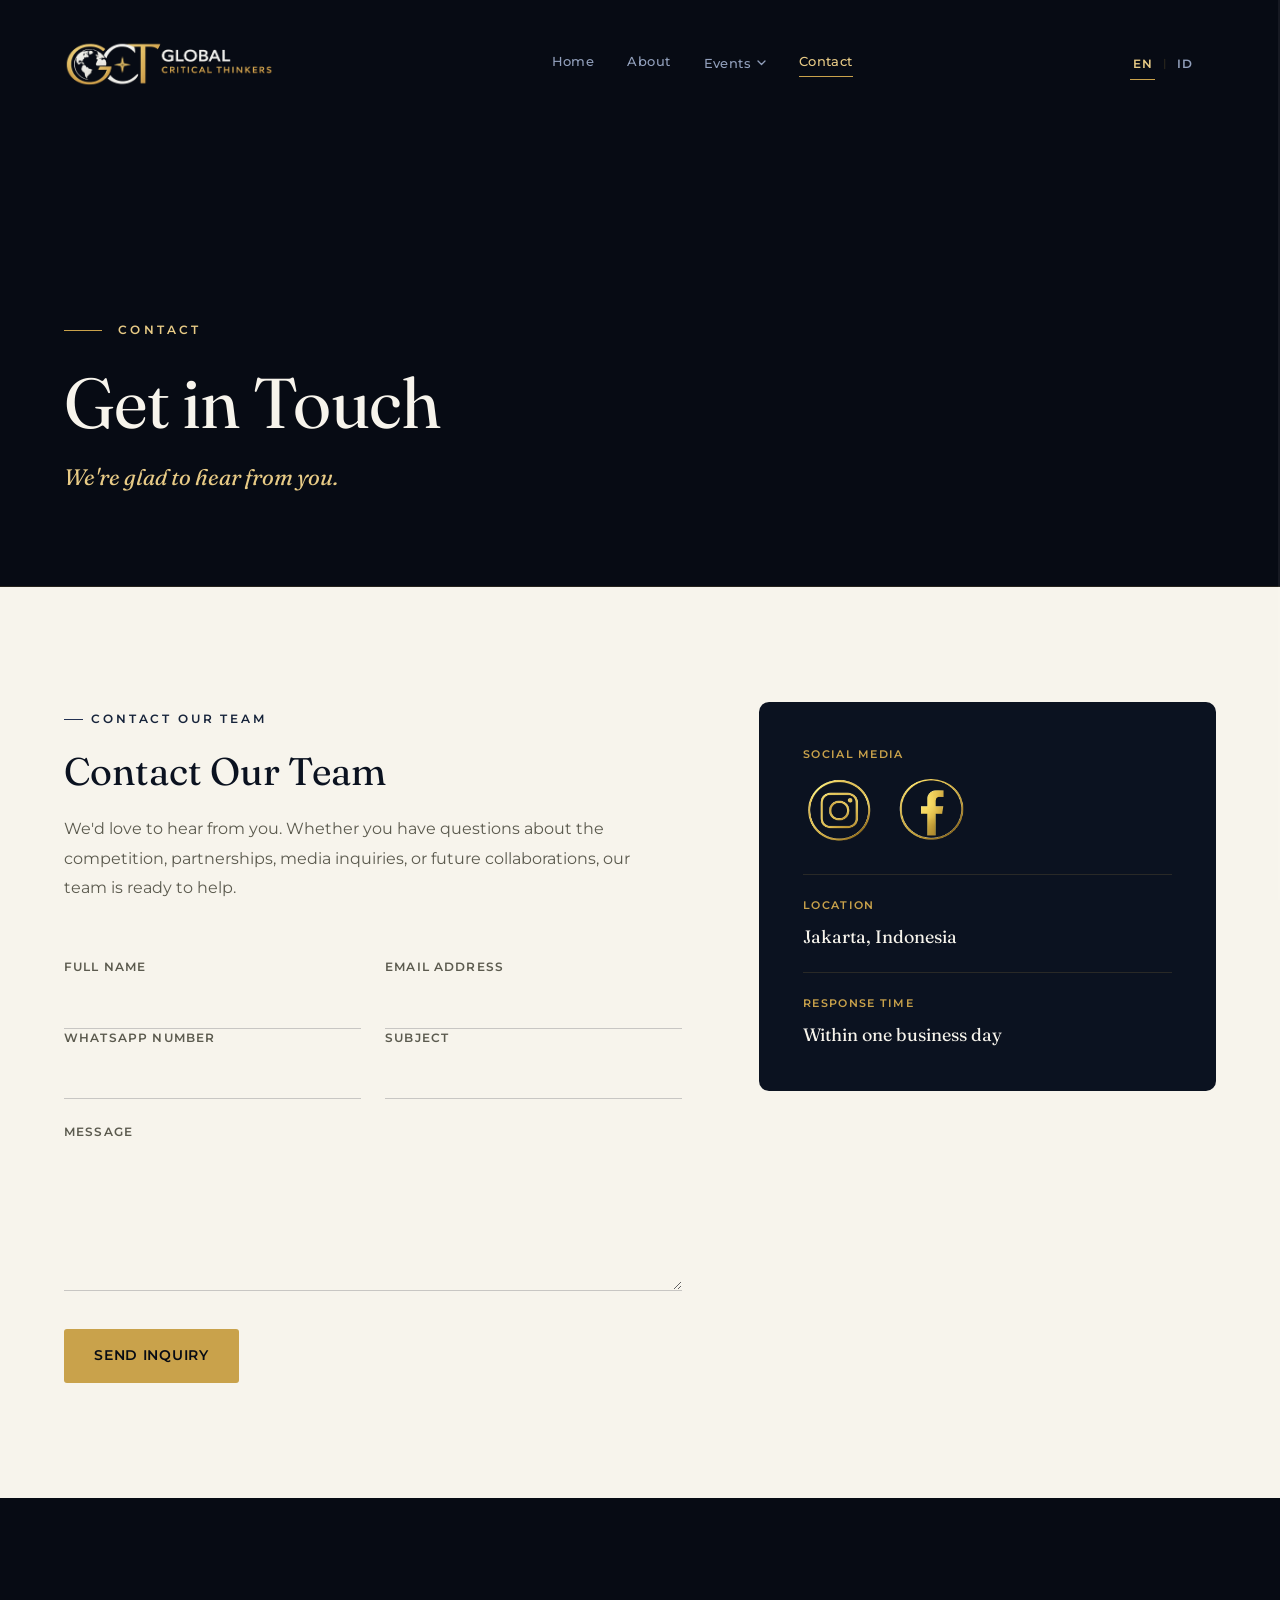
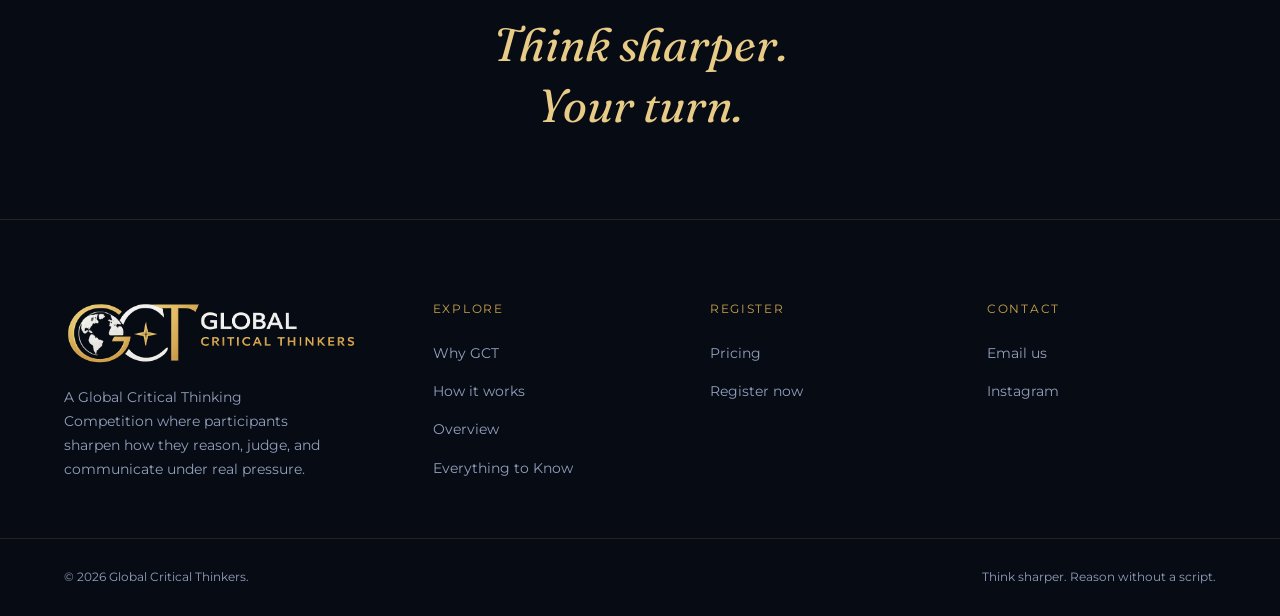
<file: contact.html>
<!DOCTYPE html>
<html lang="en">
<head>
  <meta charset="UTF-8">
  <meta name="viewport" content="width=device-width, initial-scale=1.0">
  <title data-i18n="contact.meta.title">Contact — Global Critical Thinkers</title>
  <meta name="description" content="Get in touch with the Global Critical Thinkers team about the competition, partnerships, media inquiries, or future collaborations." data-i18n-content="contact.meta.description">

  <meta property="og:title" content="Contact — Global Critical Thinkers" data-i18n-content="contact.meta.title">
  <meta property="og:description" content="Get in touch with the Global Critical Thinkers team about the competition, partnerships, media inquiries, or future collaborations." data-i18n-content="contact.meta.description">
  <meta property="og:image" content="images/hero.jpg">
  <meta property="og:type" content="website">
  <meta name="twitter:card" content="summary_large_image">

  <link rel="icon" href="images/logo.png" type="image/png">

  <link rel="preconnect" href="https://fonts.googleapis.com">
  <link rel="preconnect" href="https://fonts.gstatic.com" crossorigin>
  <link href="https://fonts.googleapis.com/css2?family=Fraunces:ital,opsz,wght@0,9..144,300;0,9..144,400;0,9..144,500;1,9..144,400;1,9..144,500&family=Montserrat:wght@400;500;600;700&display=swap" rel="stylesheet">

  <link rel="stylesheet" href="css/style.css">
</head>
<body data-page="contact">

  <a class="skip-link" href="#main" data-i18n="nav.skip">Skip to content</a>

  <div class="progress-thread" aria-hidden="true">
    <div class="progress-thread__fill" id="progressFill"></div>
  </div>

  <header class="site-header" id="siteHeader" data-layout="header"></header>

  <main id="main">

    <!-- ============================================ -->
    <!-- PAGE HEADER -->
    <!-- ============================================ -->
    <header class="page-header">
      <div class="container">
        <div class="page-header__kicker">
          <span class="page-header__kicker-line"></span>
          <span class="page-header__kicker-text" data-i18n="contact.hero.kicker">Contact</span>
        </div>
        <h1 class="page-header__title" data-i18n="contact.hero.title">Get in Touch</h1>
        <p class="page-header__subtitle" data-i18n="contact.hero.subtitle">We're glad to hear from you.</p>
      </div>
    </header>

    <!-- ============================================ -->
    <!-- CONTACT FORM + INFO -->
    <!-- ============================================ -->
    <section class="contact-section" id="contact-form-section" aria-labelledby="contact-form-heading">
      <div class="container">
        <div class="contact-grid">

          <!-- Left: form -->
          <div class="reveal">
            <p class="eyebrow eyebrow--dark contact-intro__eyebrow" data-i18n="contact.form.eyebrow">Contact our team</p>
            <h2 id="contact-form-heading" class="display-md contact-intro__title" data-i18n="contact.form.title">Contact Our Team</h2>
            <p class="contact-intro__copy" data-i18n="contact.form.intro">We'd love to hear from you. Whether you have questions about the competition, partnerships, media inquiries, or future collaborations, our team is ready to help.</p>

            <form class="contact-form" action="https://api.web3forms.com/submit" method="POST">
              <!-- Web3Forms configuration -->
              <input type="hidden" name="access_key" value="a08f5db5-74ff-4eaa-862b-fa66049f498e">
              <input type="hidden" name="from_name" value="Global Critical Thinkers Website">
              <input type="hidden" name="subject" value="New Contact Form Submission | Global Critical Thinkers">
              <input type="hidden" name="redirect" value="https://globalcriticalthinkers.github.io/thank-you.html">

              <!-- Honeypot spam trap, hidden from real visitors -->
              <input type="checkbox" name="botcheck" class="hidden" style="display:none;">

              <div class="contact-form__row">
                <div class="contact-form__field">
                  <label class="contact-form__label" for="cf-name" data-i18n="contact.form.nameLabel">Full Name</label>
                  <input class="contact-form__input" type="text" id="cf-name" name="name" required autocomplete="name">
                </div>
                <div class="contact-form__field">
                  <label class="contact-form__label" for="cf-email" data-i18n="contact.form.emailLabel">Email Address</label>
                  <input class="contact-form__input" type="email" id="cf-email" name="email" required autocomplete="email">
                </div>
              </div>

              <div class="contact-form__row">
                <div class="contact-form__field">
                  <label class="contact-form__label" for="cf-whatsapp" data-i18n="contact.form.whatsappLabel">WhatsApp Number</label>
                  <input class="contact-form__input" type="tel" id="cf-whatsapp" name="whatsapp" required autocomplete="tel">
                </div>
                <div class="contact-form__field">
                  <label class="contact-form__label" for="cf-subject" data-i18n="contact.form.subjectLabel">Subject</label>
                  <input class="contact-form__input" type="text" id="cf-subject" name="inquiry_subject">
                </div>
              </div>

              <div class="contact-form__field">
                <label class="contact-form__label" for="cf-message" data-i18n="contact.form.messageLabel">Message</label>
                <textarea class="contact-form__textarea" id="cf-message" name="message" required></textarea>
              </div>

              <button type="submit" class="btn btn--gold contact-form__submit" data-i18n="contact.form.submit">Send Inquiry</button>
            </form>
          </div>

          <!-- Right: contact info -->
          <div class="contact-info reveal">
            <div class="contact-info__item">
              <p class="contact-info__label" data-i18n="contact.info.socialLabel">Social Media</p>
              <div class="contact-info__social">
                <a href="https://www.instagram.com/global.criticalthinkers/" class="contact-info__social-link contact-info__social-link--instagram" target="_blank" rel="noopener noreferrer" aria-label="Instagram">
                  <img src="images/Ig.png" alt="Instagram" loading="lazy">
                </a>
                <a href="https://www.facebook.com/profile.php?id=61591649346886" class="contact-info__social-link contact-info__social-link--facebook" target="_blank" rel="noopener noreferrer" aria-label="Facebook">
                  <img src="images/Fb.png" alt="Facebook" loading="lazy">
                </a>
              </div>
            </div>
            <div class="contact-info__item">
              <p class="contact-info__label" data-i18n="contact.info.locationLabel">Location</p>
              <p class="contact-info__value" data-i18n="contact.info.locationValue">Jakarta, Indonesia</p>
            </div>
            <div class="contact-info__item">
              <p class="contact-info__label" data-i18n="contact.info.responseLabel">Response Time</p>
              <p class="contact-info__value" data-i18n="contact.info.responseValue">Within one business day</p>
            </div>
          </div>

        </div>
      </div>
    </section>

  </main>

  <!-- ============================================ -->
  <!-- FOOTER -->
  <!-- ============================================ -->
  <footer class="site-footer" data-layout="footer"></footer>

  <script src="js/layout.js"></script>
  <script src="js/layout-loader.js"></script>
  <script src="js/translations.js" defer></script>
  <script src="js/i18n.js" defer></script>
  <script src="js/script.js" defer></script>
</body>
</html>
</file>
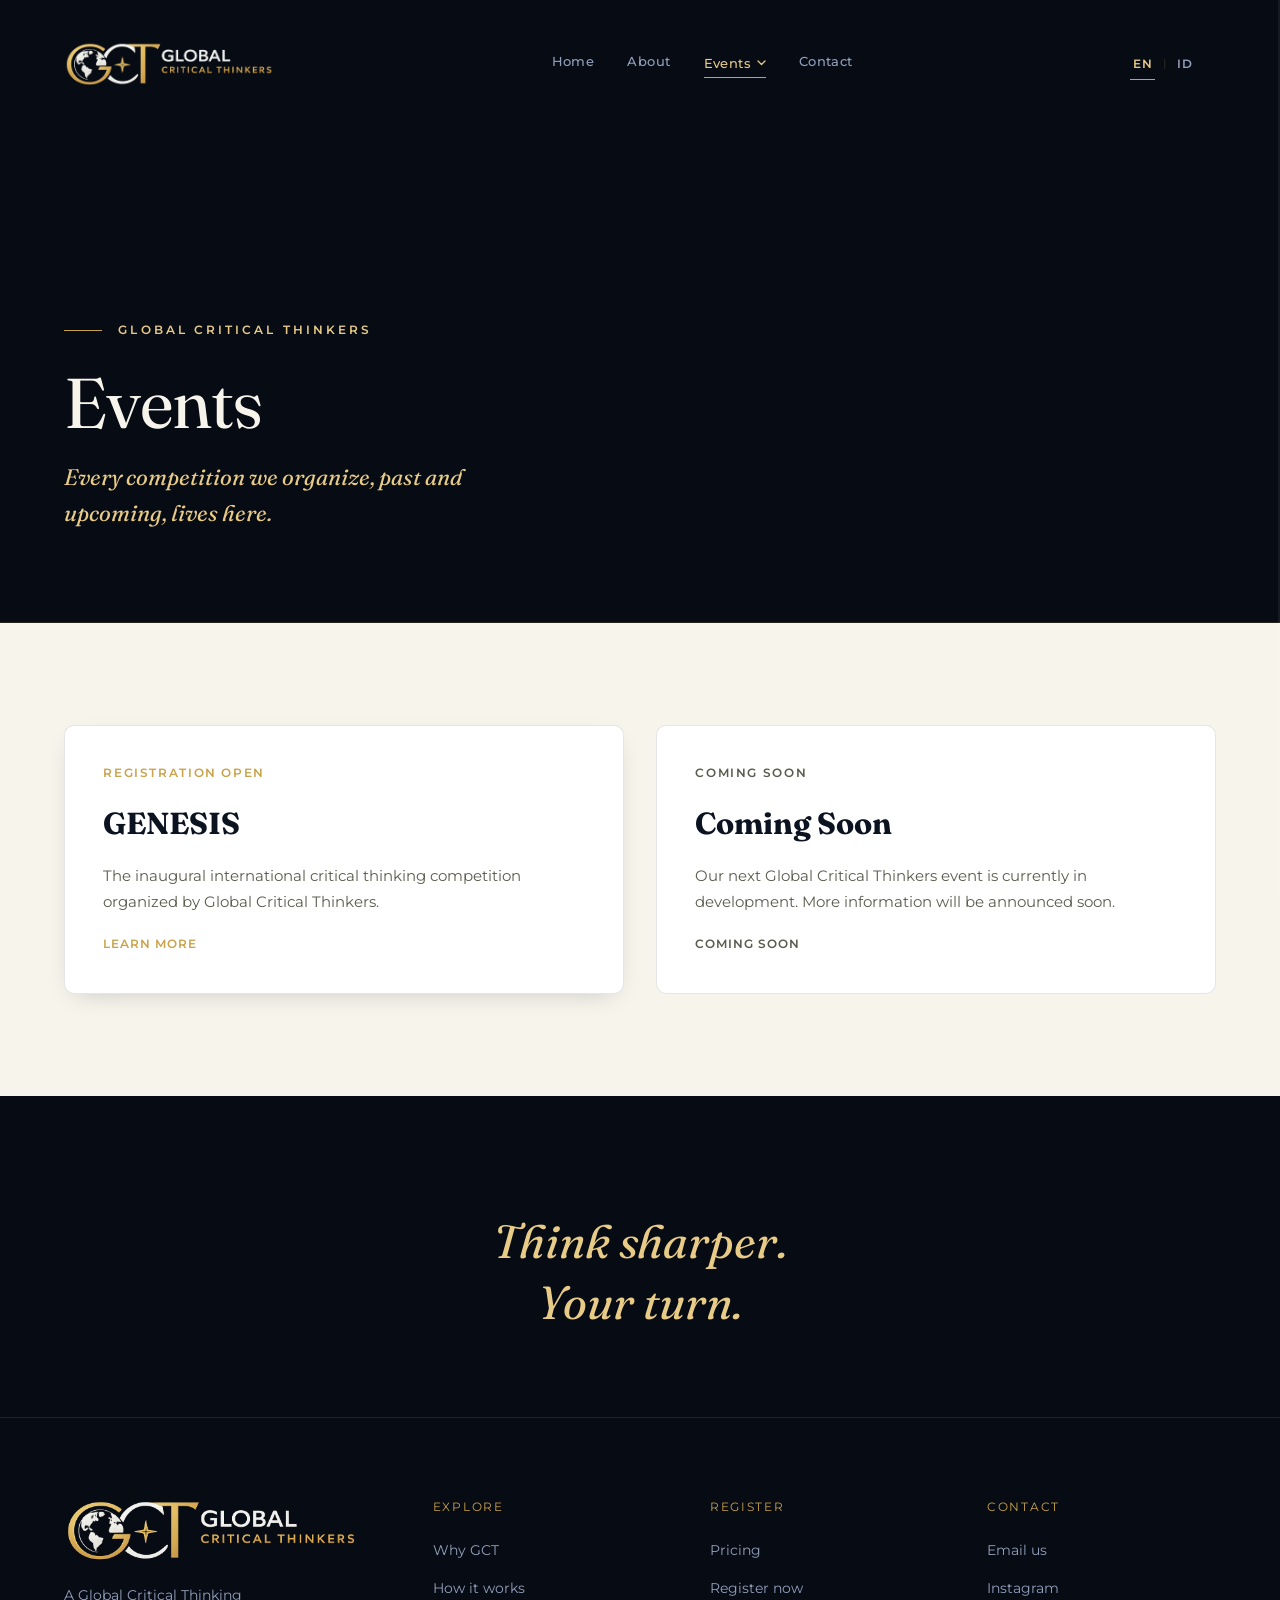
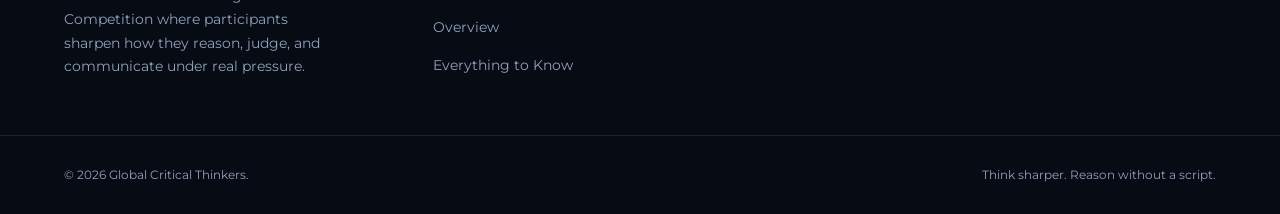
<file: events.html>
<!DOCTYPE html>
<html lang="en">
<head>
  <meta charset="UTF-8">
  <meta name="viewport" content="width=device-width, initial-scale=1.0">
  <title data-i18n="events.meta.title">Events — Global Critical Thinkers</title>
  <meta name="description" content="Every event organized by Global Critical Thinkers, from the inaugural Genesis competition to future editions." data-i18n-content="events.meta.description">

  <meta property="og:title" content="Events — Global Critical Thinkers" data-i18n-content="events.meta.title">
  <meta property="og:description" content="Every event organized by Global Critical Thinkers, from the inaugural Genesis competition to future editions." data-i18n-content="events.meta.description">
  <meta property="og:image" content="images/hero.jpg">
  <meta property="og:type" content="website">
  <meta name="twitter:card" content="summary_large_image">

  <link rel="icon" href="images/logo.png" type="image/png">

  <link rel="preconnect" href="https://fonts.googleapis.com">
  <link rel="preconnect" href="https://fonts.gstatic.com" crossorigin>
  <link href="https://fonts.googleapis.com/css2?family=Fraunces:ital,opsz,wght@0,9..144,300;0,9..144,400;0,9..144,500;1,9..144,400;1,9..144,500&family=Montserrat:wght@400;500;600;700&display=swap" rel="stylesheet">

  <link rel="stylesheet" href="css/style.css">
</head>
<body data-page="events">

  <a class="skip-link" href="#main" data-i18n="nav.skip">Skip to content</a>

  <div class="progress-thread" aria-hidden="true">
    <div class="progress-thread__fill" id="progressFill"></div>
  </div>

  <header class="site-header" id="siteHeader" data-layout="header"></header>

  <main id="main">

    <!-- ============================================ -->
    <!-- PAGE HEADER — small hero -->
    <!-- ============================================ -->
    <header class="page-header">
      <div class="container">
        <div class="page-header__kicker">
          <span class="page-header__kicker-line"></span>
          <span class="page-header__kicker-text" data-i18n="events.hero.kicker">Global Critical Thinkers</span>
        </div>
        <h1 class="page-header__title" data-i18n="events.hero.title">Events</h1>
        <p class="page-header__subtitle" data-i18n="events.hero.subtitle">Every competition we organize, past and upcoming, lives here.</p>
      </div>
    </header>

    <!-- ============================================ -->
    <!-- EVENTS DIRECTORY -->
    <!-- ============================================ -->
    <section class="about-block about-block--paper" id="events-directory" aria-labelledby="events-directory-heading">
      <div class="container">
        <h2 id="events-directory-heading" class="visually-hidden">All Events</h2>

        <div class="events-grid reveal-stagger">

          <a href="competition.html" class="event-card" aria-label="Genesis — Registration Open">
            <span class="event-card__status" data-i18n="events.genesis.status">Registration Open</span>
            <h3 class="event-card__title" data-i18n="events.genesis.title">GENESIS</h3>
            <p class="event-card__desc" data-i18n="events.genesis.description">The inaugural international critical thinking competition organized by Global Critical Thinkers.</p>
            <span class="event-card__cta" data-i18n="events.genesis.cta">Learn More</span>
          </a>

          <div class="event-card event-card--disabled" aria-disabled="true">
            <span class="event-card__status" data-i18n="events.comingSoon.status">Coming Soon</span>
            <h3 class="event-card__title" data-i18n="events.comingSoon.title">Coming Soon</h3>
            <p class="event-card__desc" data-i18n="events.comingSoon.description">Our next Global Critical Thinkers event is currently in development. More information will be announced soon.</p>
            <span class="event-card__cta" data-i18n="events.comingSoon.cta">Coming Soon</span>
          </div>

        </div>
      </div>
    </section>

  </main>

  <!-- ============================================ -->
  <!-- FOOTER -->
  <!-- ============================================ -->
  <footer class="site-footer" data-layout="footer"></footer>

  <script src="js/layout.js"></script>
  <script src="js/layout-loader.js"></script>
  <script src="js/translations.js" defer></script>
  <script src="js/i18n.js" defer></script>
  <script src="js/script.js" defer></script>
</body>
</html>
</file>
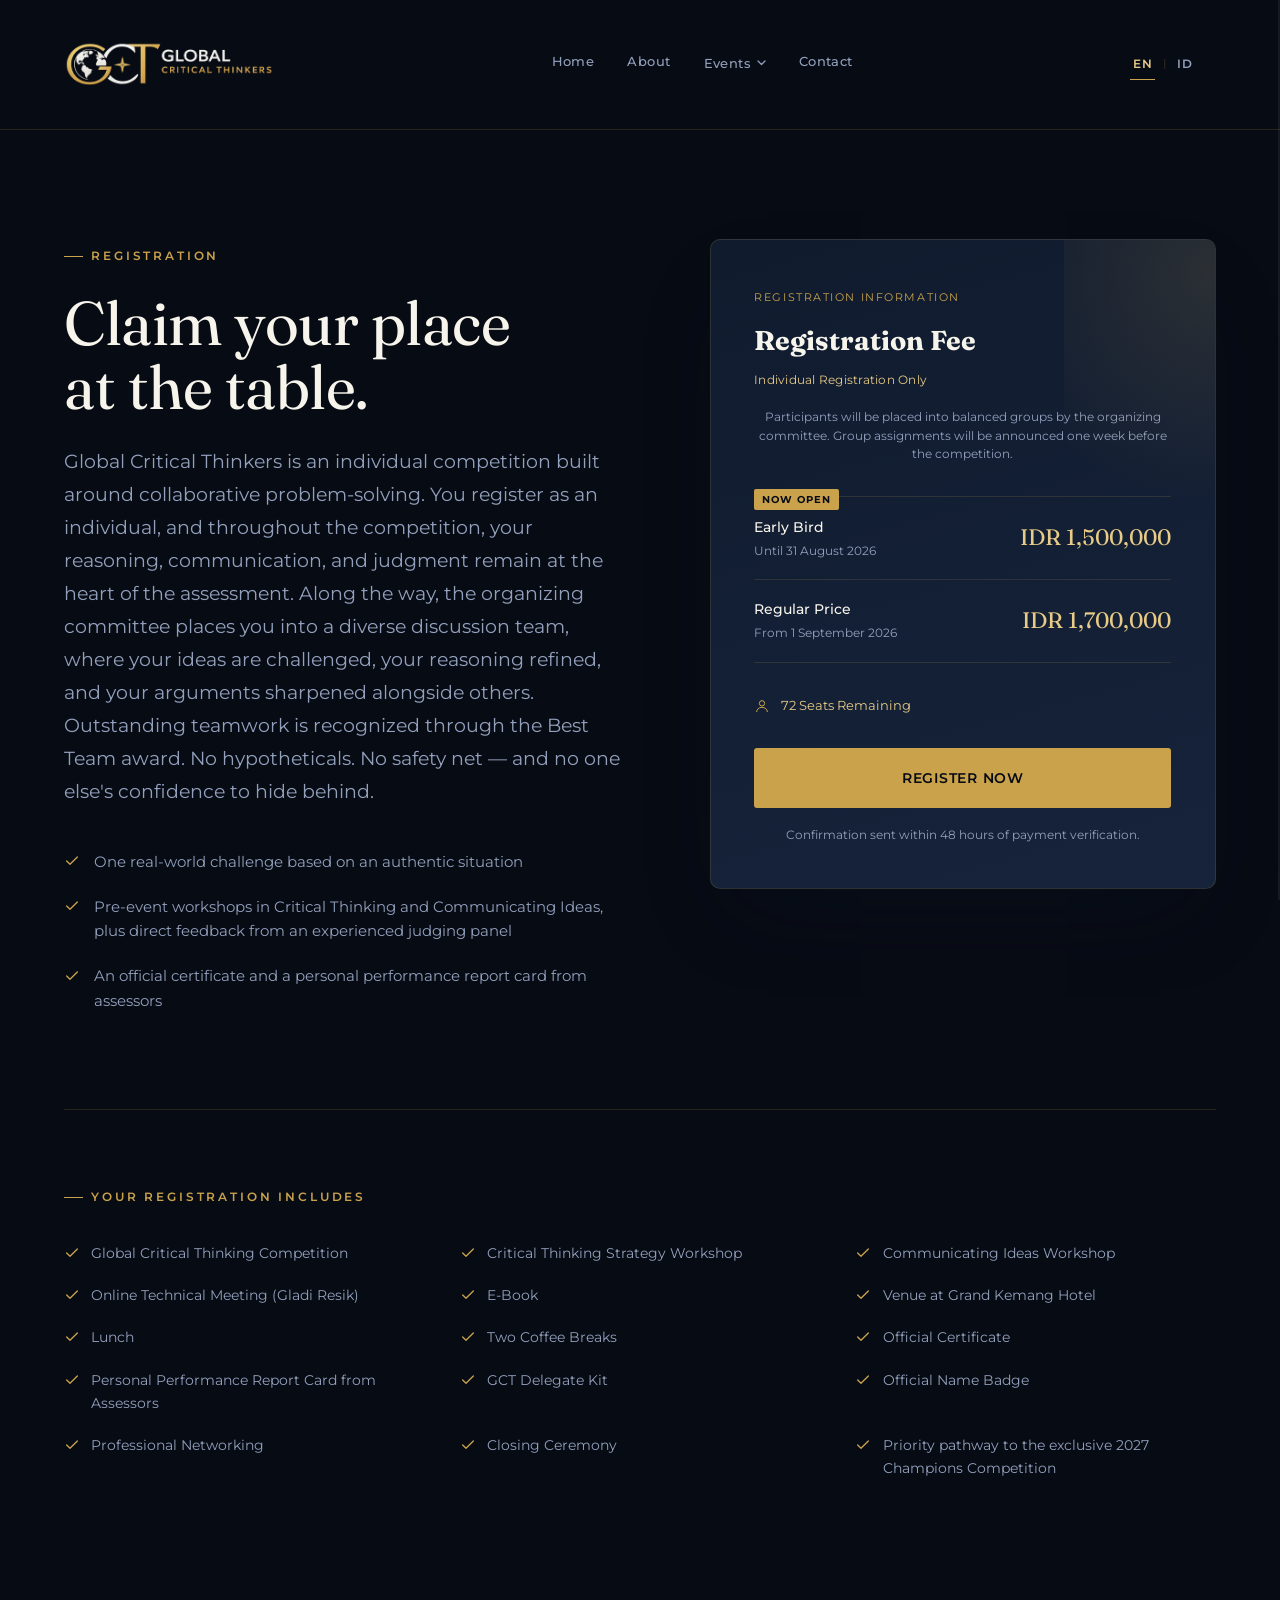
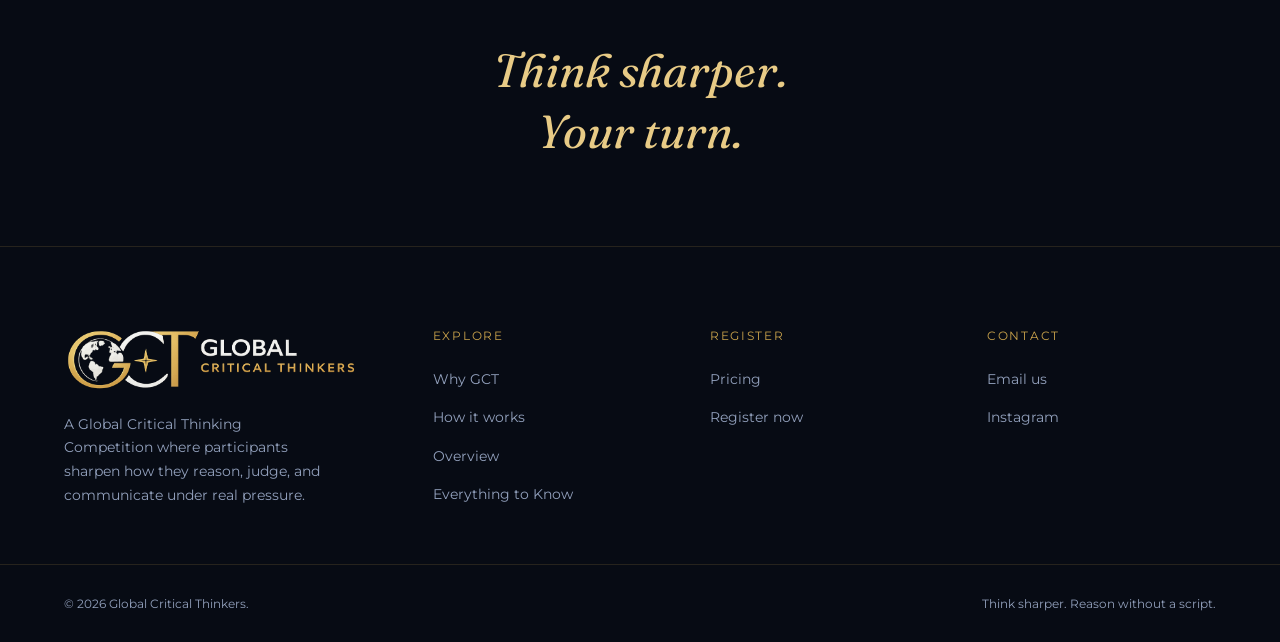
<file: register-genesis.html>
<!DOCTYPE html>
<html lang="en">
<head>
  <meta charset="UTF-8">
  <meta name="viewport" content="width=device-width, initial-scale=1.0">
  <title data-i18n="registrationPage.meta.title">Register — Genesis 2026 | Global Critical Thinkers</title>
  <meta name="description" content="Register for Genesis 2026, the inaugural Global Critical Thinkers competition. Individual registration, pricing, and everything included." data-i18n-content="registrationPage.meta.description">

  <meta property="og:title" content="Register — Genesis 2026 | Global Critical Thinkers" data-i18n-content="registrationPage.meta.title">
  <meta property="og:description" content="Register for Genesis 2026, the inaugural Global Critical Thinkers competition. Individual registration, pricing, and everything included." data-i18n-content="registrationPage.meta.description">
  <meta property="og:image" content="images/hero.jpg">
  <meta property="og:type" content="website">
  <meta name="twitter:card" content="summary_large_image">

  <link rel="icon" href="images/logo.png" type="image/png">

  <link rel="preconnect" href="https://fonts.googleapis.com">
  <link rel="preconnect" href="https://fonts.gstatic.com" crossorigin>
  <link href="https://fonts.googleapis.com/css2?family=Fraunces:ital,opsz,wght@0,9..144,300;0,9..144,400;0,9..144,500;1,9..144,400;1,9..144,500&family=Montserrat:wght@400;500;600;700&display=swap" rel="stylesheet">

  <link rel="stylesheet" href="css/style.css">
</head>
<body data-page="registration">

  <a class="skip-link" href="#main" data-i18n="nav.skip">Skip to content</a>

  <div class="progress-thread" aria-hidden="true">
    <div class="progress-thread__fill" id="progressFill"></div>
  </div>

  <header class="site-header" id="siteHeader" data-layout="header"></header>

  <main id="main">

    <!-- ============================================ -->
    <!-- GENESIS 2026 REGISTRATION -->
    <!-- Moved as-is from index.html's #registration    -->
    <!-- section. Same markup, classes, and copy keys — -->
    <!-- only the wrapping page changed.                -->
    <!-- ============================================ -->
    <section class="section registration section--flush-footer" id="registration" aria-labelledby="registration-heading">
      <div class="container">
        <div class="registration__grid">
          <div class="reveal">
            <p class="eyebrow" data-i18n="registration.eyebrow">Genesis 2026 Registration</p>
            <h2 id="registration-heading" class="display-lg registration__headline" data-i18n-html="registration.headline">Claim your place at the discussion table.</h2>
            <p class="lede registration__copy" data-i18n="registration.copy">Global Critical Thinkers is an individual competition built around collaborative problem-solving. You register as an individual, and throughout the competition, your reasoning, communication, and judgment remain at the heart of the assessment. Along the way, the organizing committee places you into a diverse discussion team, where your ideas are challenged, your reasoning refined, and your arguments sharpened alongside others. Outstanding teamwork is recognized through the Best Team award. No hypotheticals. No safety net — and no one else's confidence to hide behind.</p>
            <ul class="registration__benefits">
              <li>
                <svg width="16" height="16" viewBox="0 0 24 24" fill="none"><path d="M4 12l5 5L20 6" stroke="currentColor" stroke-width="2" stroke-linecap="round" stroke-linejoin="round"/></svg>
                <span data-i18n="registration.benefit1">One real-world challenge based on an authentic situation</span>
              </li>
              <li>
                <svg width="16" height="16" viewBox="0 0 24 24" fill="none"><path d="M4 12l5 5L20 6" stroke="currentColor" stroke-width="2" stroke-linecap="round" stroke-linejoin="round"/></svg>
                <span data-i18n="registration.benefit2">Pre-event workshops in Critical Thinking and Communicating Ideas, plus direct feedback from an experienced judging panel</span>
              </li>
              <li>
                <svg width="16" height="16" viewBox="0 0 24 24" fill="none"><path d="M4 12l5 5L20 6" stroke="currentColor" stroke-width="2" stroke-linecap="round" stroke-linejoin="round"/></svg>
                <span data-i18n="registration.benefit3">An official certificate and a personal performance report card from assessors</span>
              </li>
            </ul>
          </div>

          <div class="reveal">
            <div class="price-card">
              <span class="price-card__label" data-i18n="registration.priceLabel">Registration Details</span>
              <h3 class="price-card__title" data-i18n="registration.priceTitle">Registration Fee</h3>
              <p class="price-card__subtitle" data-i18n="registration.priceSubtitle">Individual Registration Only</p>
              <p class="price-card__note price-card__note--top" data-i18n="registration.priceNoteTop">Participants will be placed into balanced groups by the organizing committee. Group assignments will be announced one week before the competition.</p>
              <div class="price-tiers">
                <div class="price-tier price-tier--active">
                  <div>
                    <div class="price-tier__name" data-i18n="registration.tier1Name">Early Bird</div>
                    <div class="price-tier__deadline" data-i18n="registration.tier1Deadline">Until 31 August 2026</div>
                  </div>
                  <div class="price-tier__amount">IDR 1,500,000</div>
                </div>
                <div class="price-tier">
                  <div>
                    <div class="price-tier__name" data-i18n="registration.tier2Name">Regular Price</div>
                    <div class="price-tier__deadline" data-i18n="registration.tier2Deadline">From 1 September 2026</div>
                  </div>
                  <div class="price-tier__amount">IDR 1,700,000</div>
                </div>
              </div>
              <div class="price-card__seats">
                <svg width="16" height="16" viewBox="0 0 24 24" fill="none"><circle cx="12" cy="8" r="4" stroke="currentColor" stroke-width="1.5"/><path d="M4 21c0-4 3.5-7 8-7s8 3 8 7" stroke="currentColor" stroke-width="1.5"/></svg>
                <span data-placeholder="seats" data-i18n="registration.seats">72 Seats Remaining</span>
              </div>
              <a href="register-genesis-step1.html" class="btn btn--gold price-card__cta" data-i18n="registration.cta">Register Now</a>
              <p class="price-card__note" data-i18n="registration.confirmNote">Confirmation sent within 48 hours of payment verification.</p>
            </div>
          </div>
        </div>

        <div class="includes reveal">
          <p class="eyebrow" data-i18n="registration.includesEyebrow">Your Registration Includes</p>
          <div class="includes__grid reveal-stagger">
            <div class="includes__item"><svg width="16" height="16" viewBox="0 0 24 24" fill="none"><path d="M4 12l5 5L20 6" stroke="currentColor" stroke-width="2" stroke-linecap="round" stroke-linejoin="round"/></svg><span data-i18n="registration.include1">Global Critical Thinking Competition</span></div>
            <div class="includes__item"><svg width="16" height="16" viewBox="0 0 24 24" fill="none"><path d="M4 12l5 5L20 6" stroke="currentColor" stroke-width="2" stroke-linecap="round" stroke-linejoin="round"/></svg><span data-i18n="registration.include2">Critical Thinking Strategy Workshop</span></div>
            <div class="includes__item"><svg width="16" height="16" viewBox="0 0 24 24" fill="none"><path d="M4 12l5 5L20 6" stroke="currentColor" stroke-width="2" stroke-linecap="round" stroke-linejoin="round"/></svg><span data-i18n="registration.include3">Communicating Ideas Workshop</span></div>
            <div class="includes__item"><svg width="16" height="16" viewBox="0 0 24 24" fill="none"><path d="M4 12l5 5L20 6" stroke="currentColor" stroke-width="2" stroke-linecap="round" stroke-linejoin="round"/></svg><span data-i18n="registration.include4">Online Technical Meeting (Gladi Resik)</span></div>
            <div class="includes__item"><svg width="16" height="16" viewBox="0 0 24 24" fill="none"><path d="M4 12l5 5L20 6" stroke="currentColor" stroke-width="2" stroke-linecap="round" stroke-linejoin="round"/></svg><span data-i18n="registration.include5">E-Book</span></div>
            <div class="includes__item"><svg width="16" height="16" viewBox="0 0 24 24" fill="none"><path d="M4 12l5 5L20 6" stroke="currentColor" stroke-width="2" stroke-linecap="round" stroke-linejoin="round"/></svg><span data-i18n="registration.include6">Premium 4-Star Hotel Venue</span></div>
            <div class="includes__item"><svg width="16" height="16" viewBox="0 0 24 24" fill="none"><path d="M4 12l5 5L20 6" stroke="currentColor" stroke-width="2" stroke-linecap="round" stroke-linejoin="round"/></svg><span data-i18n="registration.include7">Lunch</span></div>
            <div class="includes__item"><svg width="16" height="16" viewBox="0 0 24 24" fill="none"><path d="M4 12l5 5L20 6" stroke="currentColor" stroke-width="2" stroke-linecap="round" stroke-linejoin="round"/></svg><span data-i18n="registration.include8">Two Coffee Breaks</span></div>
            <div class="includes__item"><svg width="16" height="16" viewBox="0 0 24 24" fill="none"><path d="M4 12l5 5L20 6" stroke="currentColor" stroke-width="2" stroke-linecap="round" stroke-linejoin="round"/></svg><span data-i18n="registration.include9">Official Certificate</span></div>
            <div class="includes__item"><svg width="16" height="16" viewBox="0 0 24 24" fill="none"><path d="M4 12l5 5L20 6" stroke="currentColor" stroke-width="2" stroke-linecap="round" stroke-linejoin="round"/></svg><span data-i18n="registration.include10">Personal Performance Report Card from Assessors</span></div>
            <div class="includes__item"><svg width="16" height="16" viewBox="0 0 24 24" fill="none"><path d="M4 12l5 5L20 6" stroke="currentColor" stroke-width="2" stroke-linecap="round" stroke-linejoin="round"/></svg><span data-i18n="registration.include11">GCT Delegate Kit</span></div>
            <div class="includes__item"><svg width="16" height="16" viewBox="0 0 24 24" fill="none"><path d="M4 12l5 5L20 6" stroke="currentColor" stroke-width="2" stroke-linecap="round" stroke-linejoin="round"/></svg><span data-i18n="registration.include12">Official Name Badge</span></div>
            <div class="includes__item"><svg width="16" height="16" viewBox="0 0 24 24" fill="none"><path d="M4 12l5 5L20 6" stroke="currentColor" stroke-width="2" stroke-linecap="round" stroke-linejoin="round"/></svg><span data-i18n="registration.include13">Professional Networking</span></div>
            <div class="includes__item"><svg width="16" height="16" viewBox="0 0 24 24" fill="none"><path d="M4 12l5 5L20 6" stroke="currentColor" stroke-width="2" stroke-linecap="round" stroke-linejoin="round"/></svg><span data-i18n="registration.include14">Closing Ceremony</span></div>
            <div class="includes__item"><svg width="16" height="16" viewBox="0 0 24 24" fill="none"><path d="M4 12l5 5L20 6" stroke="currentColor" stroke-width="2" stroke-linecap="round" stroke-linejoin="round"/></svg><span data-i18n="registration.include15">Priority pathway to the exclusive 2027 Champions Competition</span></div>
          </div>
        </div>
      </div>
    </section>

  </main>

  <!-- ============================================ -->
  <!-- FOOTER -->
  <!-- ============================================ -->
  <footer class="site-footer" data-layout="footer"></footer>

  <script src="js/layout.js"></script>
  <script src="js/layout-loader.js"></script>
  <script src="js/translations.js" defer></script>
  <script src="js/i18n.js" defer></script>
  <script src="js/script.js" defer></script>
</body>
</html>
</file>
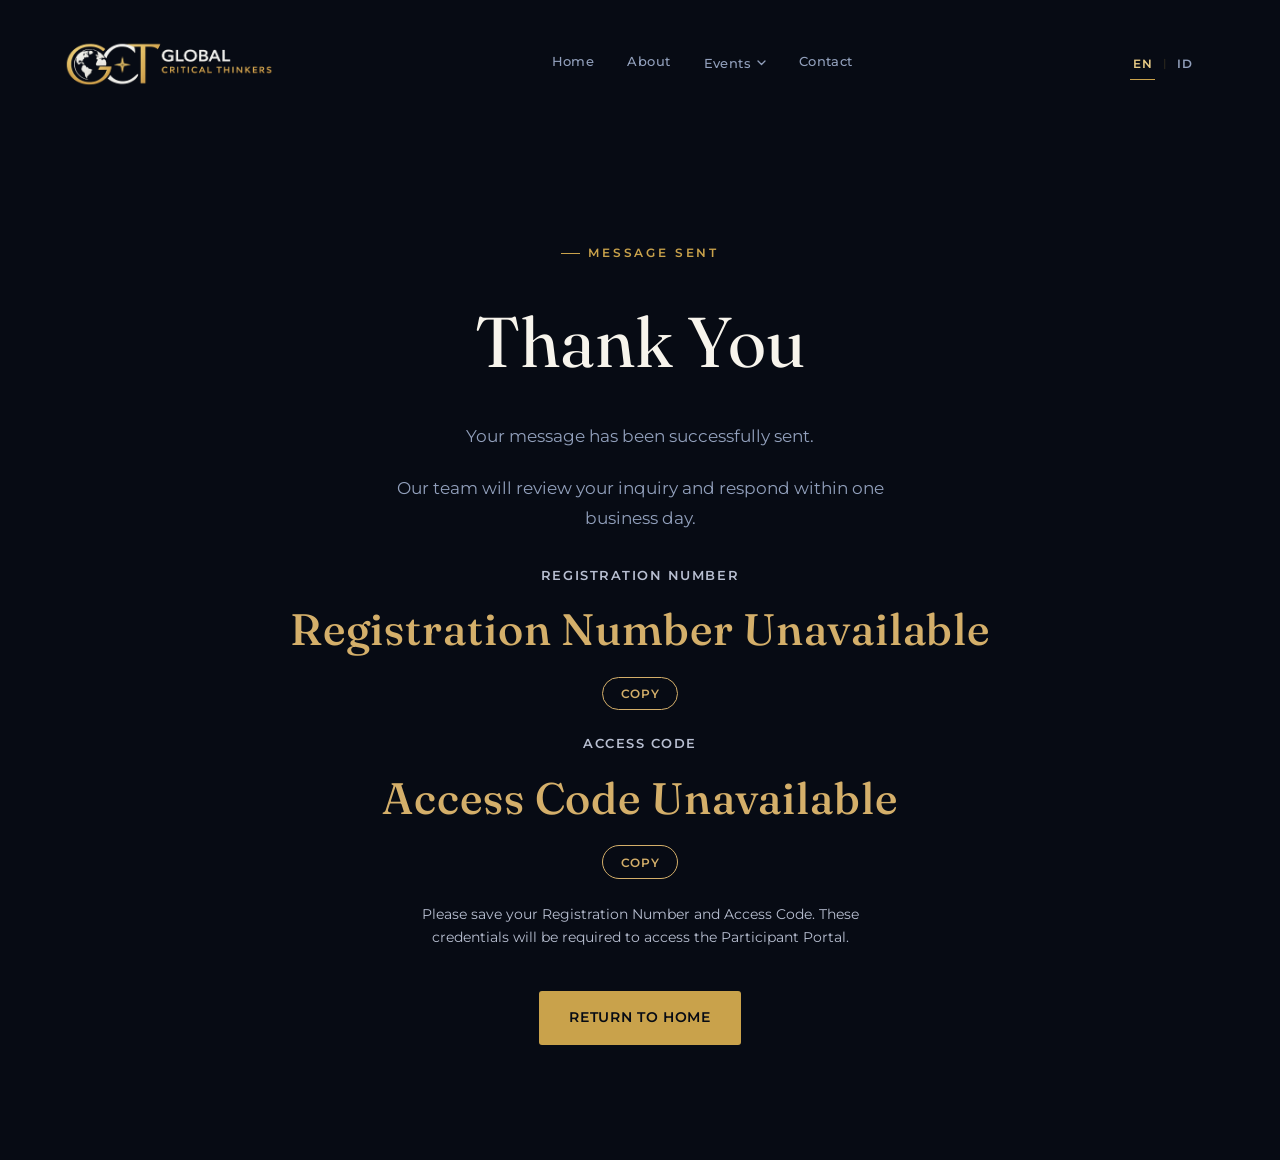
<file: thank-you.html>
<!DOCTYPE html>
<html lang="en">
<head>
  <meta charset="UTF-8">
  <meta name="viewport" content="width=device-width, initial-scale=1.0">
  <title data-i18n="thankYou.meta.title">Thank You — Global Critical Thinkers</title>
  <meta name="description" content="Your message has been sent to the Global Critical Thinkers team." data-i18n-content="thankYou.meta.description">
  <meta name="robots" content="noindex">

  <link rel="icon" href="images/logo.png" type="image/png">

  <link rel="preconnect" href="https://fonts.googleapis.com">
  <link rel="preconnect" href="https://fonts.gstatic.com" crossorigin>
  <link href="https://fonts.googleapis.com/css2?family=Fraunces:ital,opsz,wght@0,9..144,300;0,9..144,400;0,9..144,500;1,9..144,400;1,9..144,500&family=Montserrat:wght@400;500;600;700&display=swap" rel="stylesheet">

  <link rel="stylesheet" href="css/style.css">
</head>
<body data-page="thank-you" data-footer="none">

  <a class="skip-link" href="#main" data-i18n="nav.skip">Skip to content</a>

  <header class="site-header" id="siteHeader" data-layout="header"></header>

  <main id="main">
    <section class="thank-you-section" aria-labelledby="thank-you-heading">
      <div class="container">
        <p class="eyebrow thank-you__eyebrow" data-i18n="thankYou.eyebrow">Message sent</p>
        <h1 id="thank-you-heading" class="thank-you__title" data-i18n="thankYou.title">Thank You</h1>
        <p class="thank-you__copy" data-i18n="thankYou.copy1">Your message has been successfully sent.</p>
        <p class="thank-you__copy" data-i18n="thankYou.copy2">Our team will review your inquiry and respond within one business day.</p>

        <!-- Registration Number + Access Code — populated from the ?reg=
             and ?code= query params set by registration-step2.js on
             redirect (both values come from the same backend response
             as the registration submission itself; this page makes no
             separate request for either). Scoped styles only, reusing
             the existing gold/navy palette and Fraunces/Montserrat fonts
             already loaded on this page; no new design system. -->
        <div class="thank-you__credentials" id="thankYouCredentials" hidden>
          <div class="thank-you__reg-number" id="thankYouRegNumber">
            <p class="thank-you__reg-number-label">Registration Number</p>
            <p class="thank-you__reg-number-value" id="thankYouRegNumberValue"></p>
            <button type="button" class="thank-you__copy-btn" id="thankYouCopyReg" data-copy-target="thankYouRegNumberValue">
              <span data-copy-label>Copy</span>
            </button>
          </div>

          <div class="thank-you__reg-number thank-you__access-code" id="thankYouAccessCode">
            <p class="thank-you__reg-number-label">Access Code</p>
            <p class="thank-you__reg-number-value" id="thankYouAccessCodeValue"></p>
            <button type="button" class="thank-you__copy-btn" id="thankYouCopyCode" data-copy-target="thankYouAccessCodeValue">
              <span data-copy-label>Copy</span>
            </button>
          </div>

          <p class="thank-you__credentials-notice">
            Please save your Registration Number and Access Code. These credentials will be required to access the Participant Portal.
          </p>
        </div>

        <div class="thank-you__action">
          <a href="index.html" class="btn btn--gold" data-i18n="thankYou.cta">Return to Home</a>
        </div>
      </div>
    </section>
  </main>

  <style>
    /* Scoped to the Registration Number / Access Code block only —
       reuses the page's existing gold accent and font stack, no new
       design tokens. */
    .thank-you__credentials {
      margin: 2rem auto;
    }
    .thank-you__reg-number {
      margin: 0 auto 1.5rem;
      text-align: center;
    }
    .thank-you__reg-number-label {
      font-family: 'Montserrat', sans-serif;
      font-size: 0.8rem;
      font-weight: 600;
      letter-spacing: 0.12em;
      text-transform: uppercase;
      color: #b8bfd1;
      margin: 0 0 0.5rem;
    }
    .thank-you__reg-number-value {
      font-family: 'Fraunces', serif;
      font-size: clamp(1.75rem, 5vw, 2.75rem);
      font-weight: 500;
      color: #d4af6a;
      margin: 0;
      letter-spacing: 0.02em;
    }
    /* Access Code reuses the identical treatment as Registration Number
       on purpose — both are presented as equally important credentials,
       per spec, not a primary/secondary pair. */
    .thank-you__access-code {
      margin-bottom: 1.5rem;
    }
    .thank-you__copy-btn {
      font-family: 'Montserrat', sans-serif;
      font-size: 0.75rem;
      font-weight: 600;
      letter-spacing: 0.06em;
      text-transform: uppercase;
      color: #d4af6a;
      background: transparent;
      border: 1px solid #d4af6a;
      border-radius: 999px;
      padding: 0.4rem 1.1rem;
      margin-top: 0.75rem;
      cursor: pointer;
      transition: background 0.15s ease, color 0.15s ease;
    }
    .thank-you__copy-btn:hover,
    .thank-you__copy-btn:focus-visible {
      background: #d4af6a;
      color: #1b2a4a;
    }
    .thank-you__copy-btn.is-copied {
      background: #d4af6a;
      color: #1b2a4a;
    }
    .thank-you__credentials-notice {
      font-family: 'Montserrat', sans-serif;
      font-size: 0.9rem;
      line-height: 1.6;
      color: #b8bfd1;
      max-width: 32rem;
      margin: 1.5rem auto 0;
      text-align: center;
    }
  </style>

  <script>
    (function () {
      // Reinforces the replaceState() already done in registration-step2.js
      // right before the redirect. Calling it again here, on load, means
      // that even if this page is ever reached in a way that bypassed
      // that first replaceState (e.g. a bookmarked/shared link opened
      // fresh), the CURRENT history entry — whatever it is — gets
      // replaced with this same URL. That doesn't erase earlier history,
      // but it guarantees this page never re-adds a "back to the form"
      // step of its own, and makes the intended behavior consistent
      // regardless of how the page was reached.
      window.history.replaceState(null, '', window.location.href);

      var params = new URLSearchParams(window.location.search);
      var reg = params.get('reg');
      var code = params.get('code');

      var credentialsWrap = document.getElementById('thankYouCredentials');
      var regValueEl = document.getElementById('thankYouRegNumberValue');
      var codeValueEl = document.getElementById('thankYouAccessCodeValue');
      if (!credentialsWrap || !regValueEl || !codeValueEl) return;

      regValueEl.textContent = reg ? reg : 'Registration Number Unavailable';
      codeValueEl.textContent = code ? code : 'Access Code Unavailable';
      credentialsWrap.hidden = false;

      // Copy-to-clipboard for both values. navigator.clipboard requires
      // a secure context (https), which this site is already served
      // over, so no fallback path is needed. Button label flips to
      // "Copied" briefly for feedback, then reverts — same pattern
      // regardless of which of the two buttons was pressed.
      function wireCopyButton(buttonId, targetId) {
        var button = document.getElementById(buttonId);
        var target = document.getElementById(targetId);
        if (!button || !target || !navigator.clipboard) return;

        var label = button.querySelector('[data-copy-label]');
        var originalText = label ? label.textContent : 'Copy';

        button.addEventListener('click', function () {
          var text = target.textContent;
          if (!text) return;

          navigator.clipboard.writeText(text).then(function () {
            if (label) label.textContent = 'Copied';
            button.classList.add('is-copied');
            window.setTimeout(function () {
              if (label) label.textContent = originalText;
              button.classList.remove('is-copied');
            }, 1500);
          }).catch(function () {
            /* Clipboard write failed (permissions, etc.) — the value is
               already visible on the page for manual copy, so this
               fails silently rather than showing an error state. */
          });
        });
      }

      wireCopyButton('thankYouCopyReg', 'thankYouRegNumberValue');
      wireCopyButton('thankYouCopyCode', 'thankYouAccessCodeValue');
    })();
  </script>

  <script src="js/layout.js"></script>
  <script src="js/layout-loader.js"></script>
  <script src="js/translations.js" defer></script>
  <script src="js/i18n.js" defer></script>
  <script src="js/script.js" defer></script>
</body>
</html>
</file>
<file: css/style.css>
/* ==========================================================================
   GLOBAL CRITICAL THINKERS — style.css
   Design language: "The Case File" — a business-case dossier aesthetic.
   Navy ground, gold accent, Fraunces display / Montserrat body.
   ========================================================================== */

/* -------------------------------------------------------------------------
   0. TOKENS
   ------------------------------------------------------------------------- */
:root {
  --navy-950: #070B14;
  --navy-900: #0B1220;
  --navy-800: #101B2E;
  --navy-700: #16233A;
  --navy-600: #223051;
  --line-navy: rgba(201, 162, 75, 0.16);
  --gold: #C9A24B;
  --gold-light: #E8CB86;
  --gold-dim: rgba(201, 162, 75, 0.5);
  --paper: #F7F4EC;
  --paper-dim: #EAE4D2;
  --ink: #0B1220;
  --muted-on-navy: #92A0BC;
  --muted-on-paper: #5B5A4E;
  --white: #FFFFFF;

  --font-display: 'Fraunces', ui-serif, Georgia, serif;
  --font-body: 'Montserrat', -apple-system, BlinkMacSystemFont, sans-serif;

  --section-pad: clamp(5rem, 8.5vw, 8.5rem);
  --edge-pad: clamp(1.25rem, 5vw, 4rem);
  --radius-sm: 3px;
  --radius-md: 6px;
  --radius-lg: 10px;
  --shadow-sm: 0 8px 24px -12px rgba(11,18,32,0.25);
  --shadow-md: 0 24px 48px -20px rgba(11,18,32,0.32);
  --shadow-lg: 0 40px 80px -30px rgba(11,18,32,0.4);

  --ease: cubic-bezier(0.22, 1, 0.36, 1);
}

/* Wide-container tier for large desktop displays (1440px+) */
.container--wide { max-width: 1440px; }

/* -------------------------------------------------------------------------
   1. RESET
   ------------------------------------------------------------------------- */
*, *::before, *::after { box-sizing: border-box; }
html { scroll-behavior: smooth; }
@media (prefers-reduced-motion: reduce) {
  html { scroll-behavior: auto; }
  *, *::before, *::after {
    animation-duration: 0.001ms !important;
    animation-iteration-count: 1 !important;
    transition-duration: 0.001ms !important;
    scroll-behavior: auto !important;
  }
}
body, h1, h2, h3, h4, p, dl, dd, dt, figure { margin: 0; }
ul, ol { margin: 0; padding: 0; list-style: none; }
img { max-width: 100%; display: block; }
a { color: inherit; text-decoration: none; }
button { font: inherit; color: inherit; background: none; border: 0; cursor: pointer; }
svg { display: block; }

body {
  background: var(--navy-900);
  color: var(--paper);
  font-family: var(--font-body);
  font-size: 16px;
  line-height: 1.6;
  -webkit-font-smoothing: antialiased;
  overflow-x: hidden;
}

.skip-link {
  position: absolute;
  top: -100px;
  left: 1rem;
  background: var(--gold);
  color: var(--navy-950);
  padding: 0.75rem 1.25rem;
  font-family: var(--font-body);
  font-weight: 600;
  font-size: 0.85rem;
  z-index: 1000;
  border-radius: var(--radius-sm);
  transition: top 0.2s var(--ease);
}
.skip-link:focus { top: 1rem; }

:focus-visible {
  outline: 2px solid var(--gold-light);
  outline-offset: 3px;
}

/* -------------------------------------------------------------------------
   2. TYPE SCALE / UTILITIES
   ------------------------------------------------------------------------- */
.visually-hidden {
  position: absolute;
  width: 1px;
  height: 1px;
  padding: 0;
  margin: -1px;
  overflow: hidden;
  clip: rect(0, 0, 0, 0);
  white-space: nowrap;
  border: 0;
}

.eyebrow {
  font-family: var(--font-body);
  font-size: 0.74rem;
  font-weight: 600;
  letter-spacing: 0.24em;
  text-transform: uppercase;
  color: var(--gold);
  display: inline-flex;
  align-items: center;
  gap: 0.7em;
  margin-bottom: 0.15rem;
}
.eyebrow::before {
  content: '';
  width: 1.6em;
  height: 1px;
  background: var(--gold);
  display: inline-block;
}
.eyebrow--dark { color: var(--navy-700); }
.eyebrow--dark::before { background: var(--navy-600); }

.display-xl {
  font-family: var(--font-display);
  font-weight: 400;
  font-size: clamp(2.8rem, 6.6vw, 5.8rem);
  line-height: 1.01;
  letter-spacing: -0.012em;
}
.display-lg {
  font-family: var(--font-display);
  font-weight: 400;
  font-size: clamp(2.3rem, 4.8vw, 3.9rem);
  line-height: 1.05;
  letter-spacing: -0.008em;
}
.display-md {
  font-family: var(--font-display);
  font-weight: 400;
  font-size: clamp(1.7rem, 3vw, 2.5rem);
  line-height: 1.14;
}
.lede {
  font-size: clamp(1.05rem, 1.5vw, 1.25rem);
  color: var(--muted-on-navy);
  line-height: 1.72;
  max-width: 44ch;
}
.lede--paper { color: var(--muted-on-paper); }

/* Dedicated modifier for intro paragraphs that read too narrow at the
   default 44ch cap (e.g. Four Disciplines intro). Widens the container
   to a comfortable ~680–760px reading measure without altering font
   size, line-height, or color inherited from .lede. Scoped via modifier
   class so no other .lede usage is affected. */
.lede--wide {
  max-width: 940px;
}
@media (max-width: 1100px) {
  .lede--wide { max-width: 100%; }
}
/* .analysis__head caps its column (heading + intro) at 660px so the
   headline keeps its intended two-line wrap. The intro paragraph needs
   to read wider than that, so its width is set explicitly here to break
   out of the column constraint without touching .analysis__head itself
   (which would also stretch the heading undesirably). */
.analysis__head .lede--wide {
  width: 940px;
  max-width: 940px;
}
@media (max-width: 1100px) {
  .analysis__head .lede--wide { width: 100%; }
}

.container {
  max-width: 1280px;
  margin-inline: auto;
  padding-inline: var(--edge-pad);
}
@media (min-width: 1440px) {
  .container { max-width: 1360px; }
}
@media (min-width: 1680px) {
  .container { max-width: 1440px; }
}

.section {
  position: relative;
  padding-block: var(--section-pad);
}
.section--paper { background: var(--paper); color: var(--ink); }
.section--navy { background: var(--navy-900); }
.section--navy-deep { background: var(--navy-950); }

/* Judges — compact note, intentionally lower visual weight than a full section */
.judges-note {
  padding-block: clamp(2rem, 4vw, 3rem);
  background: var(--navy-900);
}
.judges-note__card { max-width: 620px; margin-inline: auto; text-align: center; }
.judges-note__text {
  margin-top: 0.6rem;
  font-size: 0.95rem;
  color: var(--paper);
  line-height: 1.55;
}
.judges-note__text--muted { color: var(--muted-on-navy); font-size: 0.85rem; }

.reveal {
  opacity: 0;
  transform: translateY(28px);
  transition: opacity 0.9s var(--ease), transform 0.9s var(--ease);
}
.reveal.is-visible { opacity: 1; transform: translateY(0); }
.reveal-stagger > * {
  opacity: 0;
  transform: translateY(22px);
  transition: opacity 0.7s var(--ease), transform 0.7s var(--ease);
}
.reveal-stagger.is-visible > * { opacity: 1; transform: translateY(0); }
.reveal-stagger.is-visible > *:nth-child(1) { transition-delay: 0.02s; }
.reveal-stagger.is-visible > *:nth-child(2) { transition-delay: 0.12s; }
.reveal-stagger.is-visible > *:nth-child(3) { transition-delay: 0.22s; }
.reveal-stagger.is-visible > *:nth-child(4) { transition-delay: 0.32s; }
@media (prefers-reduced-motion: reduce) {
  .reveal, .reveal-stagger > * { opacity: 1; transform: none; }
}

.btn {
  display: inline-flex;
  align-items: center;
  gap: 0.6rem;
  font-family: var(--font-body);
  font-weight: 600;
  font-size: 0.85rem;
  letter-spacing: 0.05em;
  text-transform: uppercase;
  padding: 1rem 1.9rem;
  border-radius: var(--radius-sm);
  transition: transform 0.35s var(--ease), box-shadow 0.35s var(--ease), background 0.3s ease;
}
.btn--gold {
  background: var(--gold);
  color: var(--navy-950);
}
.btn--gold:hover { transform: translateY(-2px); box-shadow: 0 14px 30px -10px rgba(201,162,75,0.55); }
.btn:disabled { cursor: default; opacity: 0.85; transform: none !important; box-shadow: none !important; }
.btn-spinner {
  display: inline-block;
  width: 0.9em;
  height: 0.9em;
  border: 2px solid currentColor;
  border-top-color: transparent;
  border-radius: 50%;
  animation: btn-spinner-spin 0.7s linear infinite;
}
@keyframes btn-spinner-spin {
  to { transform: rotate(360deg); }
}
.btn--outline {
  border: 1px solid var(--gold-dim);
  color: var(--paper);
}
.btn--outline:hover { border-color: var(--gold); background: rgba(201,162,75,0.08); transform: translateY(-2px); }
.btn--outline-dark {
  border: 1px solid rgba(11,18,32,0.25);
  color: var(--ink);
}
.btn--outline-dark:hover { border-color: var(--ink); background: rgba(11,18,32,0.04); }

/* -------------------------------------------------------------------------
   3. PROGRESS THREAD + HEADER
   ------------------------------------------------------------------------- */
.progress-thread {
  position: fixed;
  top: 0; right: 0;
  width: 2px;
  height: 100vh;
  background: rgba(255,255,255,0.06);
  z-index: 900;
}
.progress-thread__fill {
  width: 100%; height: 0%;
  background: linear-gradient(180deg, var(--gold-light), var(--gold));
  transition: height 0.05s linear;
}

.site-header {
  position: sticky;
  top: 0;
  z-index: 800;
  padding: 0 var(--edge-pad);
  background: var(--navy-950, #070b14);
  transition: background 0.4s var(--ease), border-color 0.4s var(--ease), box-shadow 0.4s var(--ease);
  border-bottom: 1px solid transparent;
}
.site-header.is-scrolled {
  background: rgba(7, 11, 20, 0.92);
  backdrop-filter: blur(16px);
  border-bottom-color: var(--line-navy);
  box-shadow: 0 12px 32px -18px rgba(0,0,0,0.5);
}
.site-header__inner {
  max-width: 1360px;
  margin-inline: auto;
  min-height: 128px;
  display: flex;
  align-items: center;
  justify-content: space-between;
  transition: min-height 0.4s var(--ease);
}
.site-header.is-scrolled .site-header__inner {
  min-height: 96px;
}
.site-header__logo {
  display: flex;
  align-items: center;
}
.site-header__logo-img {
  width: clamp(210px, 16vw, 268px);
  height: auto;
  display: block;
  transition: width 0.4s var(--ease);
}
.site-header.is-scrolled .site-header__logo-img { width: clamp(168px, 13vw, 206px); }
@media (max-width: 560px) {
  .site-header__logo-img { width: 178px; }
  .site-header.is-scrolled .site-header__logo-img { width: 152px; }
}
.site-header__cta {
  font-size: 0.82rem;
  font-weight: 600;
  letter-spacing: 0.09em;
  text-transform: uppercase;
  padding: 0.95rem 2.1rem;
  border: 1px solid var(--gold);
  border-radius: var(--radius-sm);
  transition: all 0.35s var(--ease);
  display: inline-flex;
  align-items: center;
  background: transparent;
  color: var(--gold-light);
}
.site-header__cta:hover {
  background: var(--gold);
  color: var(--navy-950);
  border-color: var(--gold);
  transform: translateY(-2px);
  box-shadow: 0 16px 32px -14px rgba(201,162,75,0.5);
}
@media (max-width: 560px) {
  .site-header__cta { padding: 0.8rem 1.4rem; font-size: 0.72rem; }
}

/* Header actions group: language switcher + register CTA */
.site-header__actions {
  display: flex;
  align-items: center;
  gap: clamp(0.9rem, 1.6vw, 1.6rem);
}

/* Primary site navigation (desktop) */
.site-nav {
  display: flex;
  align-items: center;
  gap: clamp(1.6rem, 2.6vw, 2.6rem);
}
.site-nav__link {
  font-size: 0.82rem;
  font-weight: 500;
  letter-spacing: 0.03em;
  color: var(--muted-on-navy);
  transition: color 0.3s var(--ease);
  position: relative;
  padding-bottom: 0.3rem;
}
.site-nav__link::after {
  content: '';
  position: absolute;
  left: 0; right: 0; bottom: 0;
  height: 1px;
  background: var(--gold);
  transform: scaleX(0);
  transform-origin: center;
  transition: transform 0.35s var(--ease);
}
.site-nav__link:hover { color: var(--paper); }
.site-nav__link:hover::after { transform: scaleX(1); }
.site-nav__link.is-active { color: var(--gold-light); }
.site-nav__link.is-active::after { transform: scaleX(1); }

/* Mobile nav toggle button */
.site-nav__toggle {
  display: none;
  width: 40px;
  height: 40px;
  align-items: center;
  justify-content: center;
  color: var(--paper);
}
.site-nav__toggle-icon,
.site-nav__toggle-icon::before,
.site-nav__toggle-icon::after {
  display: block;
  width: 20px;
  height: 1px;
  background: currentColor;
  transition: transform 0.3s var(--ease), opacity 0.3s var(--ease);
}
.site-nav__toggle-icon { position: relative; }
.site-nav__toggle-icon::before,
.site-nav__toggle-icon::after {
  content: '';
  position: absolute;
  left: 0;
}
.site-nav__toggle-icon::before { top: -6px; }
.site-nav__toggle-icon::after { top: 6px; }
.site-header.is-nav-open .site-nav__toggle-icon { background: transparent; }
.site-header.is-nav-open .site-nav__toggle-icon::before { transform: translateY(6px) rotate(45deg); }
.site-header.is-nav-open .site-nav__toggle-icon::after { transform: translateY(-6px) rotate(-45deg); }

/* ------------------------------------------------------------------
   Desktop Events dropdown — sits inline in .site-nav, opens beneath
   the "Events" trigger. Same visual language as .nav-pop__panel
   (navy surface, gold accents, quiet fade + translateY).
   ------------------------------------------------------------------ */
.nav-events { position: relative; }

.nav-events__trigger {
  display: inline-flex;
  align-items: center;
  gap: 0.35rem;
}
.nav-events__chevron {
  flex-shrink: 0;
  color: currentColor;
  transition: transform 0.25s var(--ease);
}
.nav-events.is-open .nav-events__chevron { transform: rotate(180deg); }

.nav-events__panel {
  display: block;
  position: absolute;
  top: calc(100% + 0.9rem);
  left: 50%;
  transform: translate(-50%, -6px);
  min-width: 190px;
  background: var(--navy-900);
  border: 1px solid var(--line-navy);
  border-radius: var(--radius-lg);
  box-shadow: var(--shadow-lg);
  padding: 0.5rem;
  opacity: 0;
  visibility: hidden;
  pointer-events: none;
  transition: opacity 0.22s var(--ease), transform 0.22s var(--ease), visibility 0s linear 0.22s;
  z-index: 950;
}
/* Invisible hover bridge: the panel sits 0.9rem below the trigger, and
   that visual gap is a dead zone for hover since the panel is
   position:absolute (removed from the wrapper's normal-flow hover box).
   This pseudo-element extends the panel's actual hit area up to meet
   the trigger, so moving the cursor straight down never exits
   .nav-events and never fires mouseleave prematurely. */
.nav-events__panel::before {
  content: '';
  position: absolute;
  left: 0;
  right: 0;
  top: -0.9rem;
  height: 0.9rem;
}
.nav-events.is-open .nav-events__panel {
  opacity: 1;
  visibility: visible;
  pointer-events: auto;
  transform: translate(-50%, 0);
  transition: opacity 0.22s var(--ease), transform 0.22s var(--ease), visibility 0s linear 0s;
}

.nav-events__link {
  display: block;
  padding: 0.65rem 0.9rem;
  border-radius: var(--radius-md);
  font-family: var(--font-body);
  font-size: 0.85rem;
  font-weight: 500;
  color: var(--paper);
  transition: background 0.2s var(--ease), color 0.2s var(--ease);
}
.nav-events__link:hover,
.nav-events__link:focus-visible {
  background: rgba(201, 162, 75, 0.1);
  color: var(--gold-light);
}
.nav-events__link.is-disabled {
  color: var(--muted-on-navy);
  opacity: 0.55;
  cursor: not-allowed;
}
.nav-events__link:focus-visible {
  outline: 2px solid var(--gold-light);
  outline-offset: 2px;
}

@media (prefers-reduced-motion: reduce) {
  .nav-events__panel,
  .nav-events__chevron { transition: none; }
}

/* Mobile nav — floating dropdown panel anchored to the toggle button */
.nav-pop { position: relative; }

.nav-pop__panel {
  display: none;
}

@media (max-width: 860px) {
  .site-nav { display: none; }
  .site-nav__toggle { display: inline-flex; }

  .nav-pop__panel {
    display: flex;
    flex-direction: column;
    position: absolute;
    top: calc(100% + 0.75rem);
    right: 0;
    min-width: 220px;
    background: var(--navy-900);
    border: 1px solid var(--line-navy);
    border-radius: var(--radius-lg);
    box-shadow: var(--shadow-lg);
    padding: 0.5rem;
    opacity: 0;
    visibility: hidden;
    transform: translateY(-6px);
    transform-origin: top right;
    transition: opacity 0.22s var(--ease), transform 0.22s var(--ease), visibility 0s linear 0.22s;
    z-index: 950;
  }
  .nav-pop.is-open .nav-pop__panel {
    opacity: 1;
    visibility: visible;
    transform: translateY(0);
    transition: opacity 0.22s var(--ease), transform 0.22s var(--ease), visibility 0s linear 0s;
  }

  .nav-pop__link {
    display: block;
    padding: 0.85rem 1rem;
    border-radius: var(--radius-md);
    font-family: var(--font-body);
    font-size: 0.95rem;
    font-weight: 500;
    color: var(--paper);
    transition: background 0.2s var(--ease), color 0.2s var(--ease);
  }
  .nav-pop__link:hover,
  .nav-pop__link:focus-visible {
    background: rgba(201, 162, 75, 0.1);
    color: var(--gold-light);
  }
  .nav-pop__link.is-active { color: var(--gold-light); }

  .nav-pop__cta {
    display: block;
    margin-top: 0.35rem;
    padding: 0.85rem 1rem;
    border-radius: var(--radius-md);
    border: 1px solid var(--gold);
    text-align: center;
    font-size: 0.82rem;
    font-weight: 600;
    letter-spacing: 0.06em;
    text-transform: uppercase;
    color: var(--gold-light);
    transition: background 0.2s var(--ease), color 0.2s var(--ease);
  }
  .nav-pop__cta:hover,
  .nav-pop__cta:focus-visible {
    background: var(--gold);
    color: var(--navy-950);
  }

  .nav-pop__link:focus-visible,
  .nav-pop__cta:focus-visible {
    outline: 2px solid var(--gold-light);
    outline-offset: 2px;
  }

  /* Events accordion, nested inside the mobile nav-pop panel */
  .nav-pop__accordion { display: flex; flex-direction: column; }

  .nav-pop__accordion-trigger {
    display: flex;
    align-items: center;
    justify-content: space-between;
    width: 100%;
    background: none;
    border: none;
    text-align: left;
    font: inherit;
    cursor: pointer;
    min-height: 44px;
  }
  .nav-pop__accordion-trigger::after {
    content: '';
    width: 7px;
    height: 7px;
    border-right: 1px solid currentColor;
    border-bottom: 1px solid currentColor;
    transform: rotate(45deg);
    transition: transform 0.25s var(--ease);
    flex-shrink: 0;
  }
  .nav-pop__accordion-trigger.is-expanded::after { transform: rotate(-135deg); }

  .nav-pop__accordion-panel {
    max-height: 0;
    overflow: hidden;
    transition: max-height 0.28s var(--ease);
  }

  .nav-pop__sublink {
    display: block;
    padding: 0.75rem 1rem 0.75rem 1.75rem;
    min-height: 44px;
    border-radius: var(--radius-md);
    font-family: var(--font-body);
    font-size: 0.88rem;
    font-weight: 500;
    color: var(--muted-on-navy);
    transition: background 0.2s var(--ease), color 0.2s var(--ease);
  }
  .nav-pop__sublink:hover,
  .nav-pop__sublink:focus-visible {
    background: rgba(201, 162, 75, 0.1);
    color: var(--gold-light);
  }
  .nav-pop__sublink.is-disabled {
    color: var(--muted-on-navy);
    opacity: 0.5;
    cursor: not-allowed;
  }
  .nav-pop__sublink:focus-visible {
    outline: 2px solid var(--gold-light);
    outline-offset: 2px;
  }

  @media (prefers-reduced-motion: reduce) {
    .nav-pop__accordion-panel,
    .nav-pop__accordion-trigger::after { transition: none; }
  }
}

/* Language switcher */
.lang-switch {
  display: flex;
  align-items: center;
  gap: 0.5rem;
  font-family: var(--font-body);
  font-size: 0.74rem;
  font-weight: 600;
  letter-spacing: 0.08em;
}
.lang-switch__btn {
  color: var(--muted-on-navy);
  padding: 0.3rem 0.15rem;
  text-transform: uppercase;
  letter-spacing: 0.08em;
  transition: color 0.3s var(--ease);
  position: relative;
}
.lang-switch__btn::after {
  content: '';
  position: absolute;
  left: 0; right: 0; bottom: -2px;
  height: 1px;
  background: var(--gold);
  transform: scaleX(0);
  transform-origin: center;
  transition: transform 0.35s var(--ease);
}
.lang-switch__btn:hover { color: var(--paper); }
.lang-switch__btn.is-active {
  color: var(--gold-light);
}
.lang-switch__btn.is-active::after { transform: scaleX(1); }
.lang-switch__divider {
  color: var(--line-navy);
  font-size: 0.7rem;
}
@media (max-width: 560px) {
  .lang-switch { font-size: 0.68rem; gap: 0.4rem; }
}

/* -------------------------------------------------------------------------
   4. HERO
   ------------------------------------------------------------------------- */
.hero {
  position: relative;
  min-height: calc(100svh - 128px);
  display: flex;
  align-items: flex-end;
  overflow: hidden;
}
@media (max-width: 560px) {
  .hero { min-height: calc(100svh - 96px); }
}
.hero__media { position: absolute; inset: 0; z-index: 0; }
.hero__media img {
  width: 100%; height: 100%; object-fit: cover;
  transform: scale(1.08);
  animation: hero-settle 3s var(--ease) forwards;
}
@keyframes hero-settle { to { transform: scale(1); } }
.hero__scrim {
  position: absolute; inset: 0;
  background:
    linear-gradient(180deg, rgba(7,11,20,0.6) 0%, rgba(7,11,20,0.22) 32%, rgba(7,11,20,0.97) 100%);
}
.hero__frame {
  position: absolute;
  inset: clamp(0.9rem, 2.2vw, 1.9rem);
  border: 1px solid rgba(232, 203, 134, 0.32);
  pointer-events: none;
  z-index: 2;
}
.hero__content {
  position: relative;
  z-index: 3;
  width: 100%;
  max-width: 1440px;
  margin-inline: auto;
  padding: 0 var(--edge-pad) clamp(4rem, 9vw, 7rem);
}
.hero__kicker {
  display: flex;
  align-items: center;
  gap: 1rem;
  margin-bottom: 2rem;
}
.hero__kicker-line { width: 2.8rem; height: 1px; background: var(--gold); }
.hero__kicker-text {
  font-size: 0.76rem;
  font-weight: 600;
  letter-spacing: 0.3em;
  text-transform: uppercase;
  color: var(--gold-light);
}
.hero__headline {
  font-family: var(--font-display);
  font-weight: 400;
  font-size: clamp(3rem, 8.6vw, 7.4rem);
  line-height: 0.97;
  letter-spacing: -0.018em;
  max-width: 17ch;
  text-shadow: 0 4px 40px rgba(0,0,0,0.25);
}
.hero__headline em {
  font-style: italic;
  color: var(--gold-light);
}
.hero__foot {
  margin-top: 2.8rem;
  display: flex;
  flex-wrap: wrap;
  align-items: flex-end;
  justify-content: space-between;
  gap: 2.5rem;
}
.hero__sub {
  font-size: 1.1rem;
  color: var(--paper);
  max-width: 36ch;
  border-left: 2px solid var(--gold);
  padding-left: 1.25rem;
  line-height: 1.65;
}
.hero__actions {
  display: flex;
  flex-wrap: wrap;
  align-items: center;
  gap: 1rem;
}
.hero__stats {
  display: flex;
  gap: clamp(1.75rem, 3.5vw, 3.5rem);
}
.hero__stat-num {
  font-family: var(--font-display);
  font-size: 2.2rem;
  color: var(--gold-light);
  line-height: 1;
}
.hero__stat-label {
  font-size: 0.7rem;
  letter-spacing: 0.13em;
  text-transform: uppercase;
  color: var(--muted-on-navy);
  margin-top: 0.5rem;
}
.scroll-cue {
  position: absolute;
  right: var(--edge-pad);
  bottom: clamp(1.75rem, 4.5vw, 2.75rem);
  z-index: 3;
  display: flex;
  align-items: center;
  gap: 0.7rem;
  font-size: 0.7rem;
  letter-spacing: 0.14em;
  text-transform: uppercase;
  color: var(--muted-on-navy);
}
.scroll-cue svg { animation: bob 2.2s ease-in-out infinite; }
@keyframes bob { 0%, 100% { transform: translateY(0); } 50% { transform: translateY(6px); } }
@media (prefers-reduced-motion: reduce) { .scroll-cue svg { animation: none; } }
@media (max-width: 720px) {
  .scroll-cue { display: none; }
}

/* -------------------------------------------------------------------------
   5. MISSION — statistic band
   ------------------------------------------------------------------------- */
.mission {
  border-top: 1px solid var(--line-navy);
  border-bottom: 1px solid var(--line-navy);
}
.mission__top {
  display: grid;
  grid-template-columns: 1.1fr 0.9fr;
  gap: clamp(2.5rem, 6vw, 6.5rem);
  align-items: end;
  margin-bottom: clamp(3.5rem, 6.5vw, 5.5rem);
}
.mission__headline { margin-top: 1.4rem; }
.mission__copy { color: var(--muted-on-navy); font-size: 1.08rem; line-height: 1.78; }
.mission__stats {
  display: grid;
  grid-template-columns: repeat(3, 1fr);
  border-top: 1px solid var(--line-navy);
}
.mission__stat {
  padding: 2.6rem 1.75rem 0.4rem;
  border-right: 1px solid var(--line-navy);
}
.mission__stat:last-child { border-right: none; }
.mission__stat-num {
  font-family: var(--font-display);
  font-size: clamp(2.4rem, 5vw, 3.6rem);
  color: var(--gold-light);
  line-height: 1;
}
.mission__stat-label {
  margin-top: 0.9rem;
  font-size: 0.78rem;
  letter-spacing: 0.04em;
  color: var(--muted-on-navy);
  max-width: 22ch;
}
@media (max-width: 860px) {
  .mission__top { grid-template-columns: 1fr; }
  .mission__stats { grid-template-columns: 1fr; }
  .mission__stat { border-right: none; border-bottom: 1px solid var(--line-navy); padding-bottom: 1.8rem; }
}

/* Paper-background variant, used by the homepage's "Why GCT Exists" instance */
.mission__copy--paper { color: var(--muted-on-paper); }
.mission__stats--paper { border-top-color: rgba(11,18,32,0.12); }
.mission__stats--paper .mission__stat { border-right-color: rgba(11,18,32,0.12); }
.mission__stats--paper .mission__stat-label { color: var(--muted-on-paper); }
@media (max-width: 860px) {
  .mission__stats--paper .mission__stat { border-bottom-color: rgba(11,18,32,0.12); }
}

/* Quiet transition link to the About page — deliberately unobtrusive, not a CTA */
.mission__about-link {
  margin-top: clamp(2.5rem, 4.5vw, 3.5rem);
  padding-top: clamp(1.75rem, 3vw, 2.25rem);
  border-top: 1px solid var(--line-navy);
  text-align: center;
  font-size: 0.86rem;
  color: var(--muted-on-navy);
}
.mission__about-link span:first-child { margin-right: 0.6rem; }
.mission__about-link a {
  color: var(--gold-light);
  font-weight: 600;
  letter-spacing: 0.01em;
  transition: color 0.25s ease;
  white-space: nowrap;
}
.mission__about-link a:hover { color: var(--gold); }
.mission__about-link a span { display: inline-block; transition: transform 0.25s ease; }
.mission__about-link a:hover span { transform: translateX(3px); }

/* -------------------------------------------------------------------------
   6. DISCUSSION — editorial split, no fullscreen image
   ------------------------------------------------------------------------- */
.discussion { background: var(--paper); color: var(--ink); }
.discussion__grid {
  display: grid;
  grid-template-columns: 0.92fr 1.08fr;
  gap: clamp(2.5rem, 5.5vw, 5.5rem);
  align-items: center;
}
.discussion__text .display-lg { margin-top: 1.3rem; color: var(--ink); }
.discussion__quote {
  margin-top: 2.4rem;
  padding-left: 1.5rem;
  border-left: 2px solid var(--gold);
  font-family: var(--font-display);
  font-style: italic;
  font-size: 1.4rem;
  color: var(--navy-800);
  line-height: 1.52;
}
.discussion__quote cite {
  display: block;
  margin-top: 0.8rem;
  font-family: var(--font-body);
  font-style: normal;
  font-size: 0.72rem;
  letter-spacing: 0.1em;
  text-transform: uppercase;
  color: var(--muted-on-paper);
}
.discussion__media {
  position: relative;
  aspect-ratio: 4/5;
}
.discussion__media img {
  width: 100%; height: 100%; object-fit: cover;
  border-radius: var(--radius-lg);
  box-shadow: var(--shadow-md);
}
.discussion__tag {
  position: absolute;
  bottom: -1.6rem;
  left: -1.6rem;
  background: var(--navy-900);
  color: var(--paper);
  padding: 1.4rem 1.7rem;
  border-radius: var(--radius-md);
  box-shadow: var(--shadow-lg);
  max-width: 220px;
}
.discussion__tag strong {
  display: block;
  font-family: var(--font-display);
  font-size: 1.6rem;
  color: var(--gold-light);
}
.discussion__tag span { font-size: 0.72rem; color: var(--muted-on-navy); }
.discussion__marks {
  margin-top: 2.2rem;
  display: grid;
  grid-template-columns: repeat(2, 1fr);
  gap: 1rem 1.5rem;
}
.discussion__mark {
  display: flex; align-items: center; gap: 0.7rem;
  font-size: 0.8rem; color: var(--muted-on-paper);
}
.discussion__mark svg { flex-shrink: 0; color: var(--gold); }
@media (max-width: 560px) {
  .discussion__marks { grid-template-columns: 1fr; }
}
@media (max-width: 860px) {
  .discussion__grid { grid-template-columns: 1fr; }
  .discussion__media { order: -1; margin-bottom: 2.5rem; }
  .discussion__tag { left: 1rem; bottom: -1.2rem; }
}

/* -------------------------------------------------------------------------
   6b. FOUNDING STORY — Why GCT Exists (founder story + mission + team)
   ------------------------------------------------------------------------- */
.founding-story { background: var(--paper); color: var(--ink); }
.founding-story__text {
  max-width: 66ch;
  margin-inline: auto;
  text-align: center;
}
.founding-story__text .eyebrow { justify-content: center; }
.founding-story__headline { margin-top: 1.4rem; color: var(--ink); }
.founding-story__mission {
  margin-top: 2rem;
  margin-inline: auto;
  color: var(--ink);
  font-family: var(--font-display);
  font-style: italic;
  font-size: clamp(1.25rem, 1.8vw, 1.5rem);
  line-height: 1.62;
  max-width: 50ch;
}
.founding-story__note {
  margin-top: 1.8rem;
  margin-inline: auto;
  font-size: 1.02rem;
  line-height: 1.9;
  color: var(--muted-on-paper);
  max-width: 58ch;
}

/* -------------------------------------------------------------------------
   6c. LEADERSHIP — Meet the Founding Team
   ------------------------------------------------------------------------- */
.section--white { background: var(--white); color: var(--ink); }

.leadership__head {
  text-align: center;
  max-width: 42ch;
  margin: 0 auto clamp(4rem, 7.5vw, 6rem);
}
.leadership__head .eyebrow { justify-content: center; }
.leadership__headline { margin-top: 1.2rem; color: var(--ink); }

/* Founder — centered, dominant primary profile */
.leadership__founder {
  display: flex;
  flex-direction: column;
  align-items: center;
  text-align: center;
  max-width: 34rem;
  margin-inline: auto;
}

/* Shared photo styling for founder + co-founders */
.leadership__photo {
  border-radius: 50%;
  overflow: hidden;
  background: var(--paper-dim);
  box-shadow: 0 24px 48px -24px rgba(11, 18, 32, 0.3);
  position: relative;
}
.leadership__photo::after {
  content: '';
  position: absolute;
  inset: 0;
  border-radius: 50%;
  border: 1px solid rgba(201, 162, 75, 0.35);
}
.leadership__photo img {
  width: 100%;
  height: 100%;
  object-fit: cover;
  display: block;
}

.leadership__photo--founder {
  width: clamp(168px, 15vw, 216px);
  height: clamp(168px, 15vw, 216px);
  margin-bottom: 2.2rem;
  box-shadow: 0 34px 70px -26px rgba(11, 18, 32, 0.4), 0 0 0 10px rgba(201, 162, 75, 0.08);
}
.leadership__photo--founder::after { border-width: 1.5px; }

.leadership__label {
  display: block;
  font-size: 0.72rem;
  font-weight: 600;
  letter-spacing: 0.2em;
  text-transform: uppercase;
  color: var(--gold);
}
.leadership__founder .leadership__label { font-size: 0.78rem; }

.leadership__name {
  margin-top: 0.7rem;
  font-family: var(--font-display);
  font-weight: 400;
  color: var(--ink);
}
.leadership__name--founder {
  margin-top: 1.1rem;
  font-size: clamp(2.1rem, 3.4vw, 2.75rem);
  line-height: 1.1;
}

.leadership__role {
  margin-top: 0.5rem;
  font-size: 0.92rem;
  line-height: 1.6;
  color: var(--muted-on-paper);
}
.leadership__role--founder {
  margin-top: 1.3rem;
  font-size: 1.12rem;
  line-height: 1.78;
  max-width: 38ch;
  margin-inline: auto;
}

/* Divider between founder and founding team */
.leadership__rule {
  width: 64px;
  height: 1px;
  margin: clamp(3rem, 6vw, 4.5rem) auto;
  background: linear-gradient(90deg, transparent, var(--gold), transparent);
}

/* Co-founders — symmetric row beneath the founder */
.leadership__co {
  display: flex;
  justify-content: center;
  flex-wrap: wrap;
  gap: clamp(3rem, 7vw, 6rem);
  max-width: 44rem;
  margin-inline: auto;
}
.leadership__member {
  display: flex;
  flex-direction: column;
  align-items: center;
  text-align: center;
  width: 15.5rem;
}
.leadership__member .leadership__photo {
  width: clamp(96px, 8vw, 112px);
  height: clamp(96px, 8vw, 112px);
  margin-bottom: 1.5rem;
  opacity: 0.96;
}
.leadership__member .leadership__label { font-size: 0.68rem; opacity: 0.85; }
.leadership__member .leadership__name { font-size: 1.22rem; margin-top: 0.6rem; }
.leadership__member .leadership__role { max-width: 26ch; font-size: 0.88rem; }

@media (max-width: 860px) {
  .leadership__co { flex-direction: column; align-items: center; gap: 2.75rem; }
  .leadership__member { width: 100%; max-width: 22rem; }
}

/* -------------------------------------------------------------------------
   7. ANALYSIS — asymmetric role cards
   ------------------------------------------------------------------------- */
.analysis__head {
  max-width: 660px;
  margin-bottom: clamp(3rem, 5.5vw, 4.5rem);
}
.analysis__head .display-lg { margin-top: 1.3rem; }
.role-grid {
  display: grid;
  grid-template-columns: repeat(4, 1fr);
  gap: 1.5rem;
}
.role-card {
  position: relative;
  background: var(--navy-800);
  border: 1px solid var(--line-navy);
  border-radius: var(--radius-lg);
  overflow: hidden;
  box-shadow: var(--shadow-sm);
  transition: transform 0.5s var(--ease), border-color 0.5s var(--ease), box-shadow 0.5s var(--ease);
}
.role-card:nth-child(2) { transform: translateY(-1.8rem); }
.role-card:nth-child(3) { transform: translateY(1.2rem); }
.role-card:nth-child(4) { transform: translateY(-0.6rem); }
.role-card:hover { transform: translateY(-8px) !important; border-color: var(--gold-dim); box-shadow: var(--shadow-md); }
.role-card__media { aspect-ratio: 3/4; overflow: hidden; }
.role-card__media img {
  width: 100%; height: 100%; object-fit: cover;
  filter: grayscale(45%) brightness(0.85);
  transition: filter 0.6s ease, transform 0.6s var(--ease);
}
.role-card:hover .role-card__media img { filter: grayscale(0%) brightness(1); transform: scale(1.06); }
.role-card__num {
  position: absolute;
  top: 1.1rem; left: 1.1rem;
  font-family: var(--font-display);
  font-style: italic;
  font-size: 0.9rem;
  color: var(--gold-light);
  z-index: 2;
}
.role-card__body { padding: 1.7rem; }
.role-card__title {
  font-family: var(--font-display);
  font-size: 1.32rem;
  color: var(--paper);
  margin-bottom: 0.7rem;
}
.role-card__desc { font-size: 0.88rem; color: var(--muted-on-navy); line-height: 1.62; }
@media (max-width: 980px) {
  .role-grid { grid-template-columns: repeat(2, 1fr); }
  .role-card:nth-child(n) { transform: none; }
  .role-card:hover { transform: translateY(-6px) !important; }
}
@media (max-width: 560px) {
  .role-grid { grid-template-columns: 1fr; }
}

/* -------------------------------------------------------------------------
   8. PRESENTATION — collage / overlap composition
   ------------------------------------------------------------------------- */
.presentation { background: var(--paper); color: var(--ink); overflow: hidden; }
.presentation__grid {
  display: grid;
  grid-template-columns: 1fr 1fr;
  gap: clamp(2rem, 5vw, 4rem);
  align-items: center;
}
.presentation__collage {
  position: relative;
  height: clamp(360px, 44vw, 560px);
}
.presentation__collage img {
  position: absolute;
  object-fit: cover;
  border-radius: var(--radius-lg);
  box-shadow: var(--shadow-md);
}
.presentation__collage .c1 { width: 62%; height: 78%; top: 0; left: 0; }
.presentation__collage .c2 { width: 48%; height: 52%; bottom: 0; right: 0; border: 6px solid var(--paper); }
.presentation__text .display-lg { margin-top: 1.3rem; color: var(--ink); }
.presentation__list { margin-top: 2.2rem; display: grid; gap: 1.2rem; }
.presentation__list li {
  display: flex; gap: 0.9rem;
  font-size: 0.95rem; color: var(--muted-on-paper);
  padding-bottom: 1.1rem;
  border-bottom: 1px solid rgba(11,18,32,0.1);
}
.presentation__list li:last-child { border-bottom: none; }
.presentation__list b { color: var(--ink); font-weight: 600; }
@media (max-width: 860px) {
  .presentation__grid { grid-template-columns: 1fr; }
}

/* -------------------------------------------------------------------------
   9. DEFENSE — high-tension fullbleed (the one big cinematic moment, earned)
   ------------------------------------------------------------------------- */
.defense {
  position: relative;
  min-height: 100vh;
  display: flex;
  align-items: center;
  padding-block: 0;
}
@media (max-width: 560px) {
  .defense { min-height: 100svh; }
}
.defense__media { position: absolute; inset: 0; z-index: 0; }
.defense__media img {
  width: 100%; height: 100%; object-fit: cover;
  filter: contrast(1.08) saturate(0.9);
}
.defense__scrim {
  position: absolute; inset: 0;
  background: linear-gradient(90deg, rgba(7,11,20,0.96) 8%, rgba(7,11,20,0.62) 48%, rgba(7,11,20,0.2) 100%);
}
.defense__content { position: relative; z-index: 2; max-width: 620px; }
.defense__headline { margin-top: 1.4rem; }
.defense__headline em { font-style: italic; color: var(--gold-light); }
.defense__marks {
  margin-top: 2.5rem;
  display: flex;
  gap: 2.5rem;
  flex-wrap: wrap;
}
.defense__mark {
  display: flex; align-items: center; gap: 0.7rem;
  font-size: 0.8rem; color: var(--muted-on-navy);
}
.defense__mark svg { flex-shrink: 0; color: var(--gold); }

.defense__process { margin-top: 2.8rem; }
.defense__process-label {
  font-size: 0.72rem;
  font-weight: 600;
  letter-spacing: 0.14em;
  text-transform: uppercase;
  color: var(--gold);
  margin-bottom: 1rem;
}
.defense__steps {
  display: flex;
  align-items: stretch;
  gap: 0.9rem;
  flex-wrap: nowrap;
}
.defense__step {
  flex: 1;
  min-width: 0;
  padding: 1rem 1.1rem;
  background: rgba(11,18,32,0.55);
  border: 1px solid var(--line-navy);
  border-radius: var(--radius-md);
}
.defense__step-time {
  display: inline-block;
  font-family: var(--font-display);
  font-style: italic;
  font-size: 0.78rem;
  color: var(--gold-light);
  margin-bottom: 0.4rem;
}
.defense__step-title {
  font-family: var(--font-display);
  font-size: 0.98rem;
  color: var(--paper);
  margin-bottom: 0.35rem;
}
.defense__step-desc {
  font-size: 0.76rem;
  color: var(--muted-on-navy);
  line-height: 1.5;
}
.defense__step-arrow {
  align-self: center;
  flex-shrink: 0;
  color: var(--gold-dim);
  font-size: 1.1rem;
}
@media (max-width: 860px) {
  .defense__steps { flex-wrap: wrap; }
  .defense__step { flex: 1 1 calc(50% - 0.45rem); }
  .defense__step-arrow { display: none; }
}
@media (max-width: 560px) {
  .defense__steps { flex-direction: column; }
  .defense__step { flex: 1 1 auto; }
}

/* -------------------------------------------------------------------------
   10. TIMELINE
   ------------------------------------------------------------------------- */
.timeline__head { max-width: 620px; margin-bottom: clamp(2.5rem, 5vw, 4rem); }
.timeline__head .display-lg { margin-top: 1.2rem; }
.timeline-list { border-top: 1px solid var(--line-navy); }
.timeline-item {
  display: grid;
  grid-template-columns: 140px 1fr auto;
  gap: 2rem;
  align-items: start;
  padding: 1.6rem 0;
  border-bottom: 1px solid var(--line-navy);
  transition: padding-left 0.4s var(--ease);
}
.timeline-item:hover { padding-left: 0.8rem; }
.timeline-item__date {
  font-family: var(--font-display);
  font-style: italic;
  color: var(--gold-light);
  font-size: 1.05rem;
  padding-top: 0.1rem;
}
.timeline-item__body { display: grid; gap: 0.5rem; }
.timeline-item__title { font-size: 1rem; font-weight: 500; line-height: 1.4; }
.timeline-item__meta { font-size: 0.85rem; color: var(--muted-on-navy); }
.timeline-item__list { display: grid; gap: 0.4rem; margin-top: 0.2rem; }
.timeline-item__list li {
  font-size: 0.85rem;
  color: var(--muted-on-navy);
  padding-left: 1.1rem;
  position: relative;
}
.timeline-item__list li::before {
  content: '';
  position: absolute;
  left: 0; top: 0.55em;
  width: 5px; height: 5px;
  border-radius: 50%;
  background: var(--gold);
}
.timeline-item__tag {
  font-size: 0.68rem;
  letter-spacing: 0.1em;
  text-transform: uppercase;
  color: var(--muted-on-navy);
  border: 1px solid var(--line-navy);
  padding: 0.4rem 0.8rem;
  border-radius: 999px;
  white-space: nowrap;
  margin-top: 0.05rem;
}
@media (max-width: 640px) {
  .timeline-item { grid-template-columns: 1fr; gap: 0.5rem; }
  .timeline-item__tag { justify-self: start; }
}

/* Paper-background variant, used by "How It Works" */
.timeline-list--paper { border-top-color: rgba(11,18,32,0.12); }
.timeline-list--paper .timeline-item { border-bottom-color: rgba(11,18,32,0.12); }
.timeline-list--paper .timeline-item__date { color: var(--gold); font-weight: 600; }
.timeline-list--paper .timeline-item__meta { color: var(--muted-on-paper); }
.timeline-list--paper .timeline-item__title { color: var(--ink); font-weight: 600; }
.timeline-list--paper .timeline-item__tag { color: var(--muted-on-paper); border-color: rgba(11,18,32,0.22); }
.timeline-list--paper .timeline-item__list li { color: var(--muted-on-paper); }
.timeline-item__index {
  font-family: var(--font-display);
  font-style: italic;
  font-size: 1.05rem;
  color: var(--gold);
  padding-top: 0.1rem;
}

/* How the Competition Works — six steps, no connectors, generous whitespace */
.works__head { max-width: 640px; }
.works__head .display-md { margin-top: 1.3rem; color: var(--paper); }

.works-steps {
  margin-top: clamp(4rem, 7vw, 6rem);
  display: grid;
  grid-template-columns: repeat(3, 1fr);
  row-gap: clamp(3.5rem, 6vw, 5rem);
  column-gap: clamp(2rem, 4vw, 3.5rem);
}
.works-step__num {
  display: block;
  font-family: var(--font-display);
  font-style: italic;
  font-size: 1.1rem;
  color: var(--gold-light);
}
.works-step__title {
  margin-top: 0.9rem;
  font-family: var(--font-display);
  font-size: 1.3rem;
  color: var(--paper);
}
.works-step__desc {
  margin-top: 0.7rem;
  font-size: 0.92rem;
  line-height: 1.65;
  color: var(--muted-on-navy);
  max-width: 28ch;
}

@media (max-width: 860px) {
  .works-steps { grid-template-columns: 1fr 1fr; }
}
@media (max-width: 560px) {
  .works-steps { grid-template-columns: 1fr; row-gap: 2.5rem; }
}

/* -------------------------------------------------------------------------
   11. ACHIEVEMENT — emotional payoff
   ------------------------------------------------------------------------- */
.achievement {
  position: relative;
  text-align: center;
  overflow: hidden;
  min-height: 100vh;
  display: flex;
  align-items: center;
  padding-block: 0;
}
@media (max-width: 560px) {
  .achievement { min-height: 100svh; }
}
.achievement__media { position: absolute; inset: 0; z-index: 0; }
.achievement__media img { width: 100%; height: 100%; object-fit: cover; }
.achievement__scrim {
  position: absolute; inset: 0;
  background: radial-gradient(ellipse at center, rgba(7,11,20,0.55) 0%, rgba(7,11,20,0.94) 75%);
}
.achievement__content { position: relative; z-index: 2; max-width: 780px; margin-inline: auto; }
.achievement__headline { margin-top: 1.4rem; }
.achievement__outcomes {
  margin-top: 2.2rem;
  display: inline-block;
  border-top: 1px solid var(--gold-dim);
  border-bottom: 1px solid var(--gold-dim);
  padding: 1.6rem 2.4rem;
}
.achievement__outcomes-title {
  font-size: 0.78rem;
  font-weight: 600;
  letter-spacing: 0.14em;
  text-transform: uppercase;
  color: var(--gold-light);
  margin-bottom: 1rem;
}
.achievement__outcomes-list {
  list-style: none;
  display: flex;
  flex-wrap: wrap;
  justify-content: center;
  gap: 0.6rem 1.6rem;
  padding: 0;
  margin: 0;
}
.achievement__outcomes-list li {
  font-family: var(--font-display);
  font-style: italic;
  font-size: 1.05rem;
  color: var(--paper, #f4f1ea);
  position: relative;
  padding-left: 1rem;
}
.achievement__outcomes-list li::before {
  content: "";
  position: absolute;
  left: 0; top: 0.55em;
  width: 5px; height: 5px;
  border-radius: 50%;
  background: var(--gold-light);
}

/* -------------------------------------------------------------------------
   12. TRUST — Awards / Venue / FAQ, each its own section (final reassurance
   before CTA). Awards & FAQ sit on --section--paper, Venue on --section--navy;
   background/text color come from those section modifiers, not from .trust.
   ------------------------------------------------------------------------- */
.trust__head { max-width: 640px; margin-bottom: clamp(3rem, 5.5vw, 4.5rem); }
.trust__head .display-lg { margin-top: 1.3rem; color: var(--ink); }

.panel-intro { max-width: 620px; margin-bottom: 2.2rem; }
.panel-intro__title { font-family: var(--font-display); font-size: 1.35rem; color: var(--ink); margin-bottom: 0.7rem; }
.panel-intro__copy { color: var(--muted-on-paper); font-size: 0.95rem; line-height: 1.7; }

/* -------------------------------------------------------------------------
   12b. TRUST NAV — premium card-based switcher replacing the old tabs.
   Awards / Venue / FAQ now live in one section; the venue panel keeps its
   own dark surface via .trust-panel--venue so it reads distinctly.
   ------------------------------------------------------------------------- */
.trust-nav {
  display: grid;
  grid-template-columns: repeat(3, 1fr);
  gap: 1.1rem;
  margin-bottom: clamp(2.4rem, 4.5vw, 3.4rem);
}

.trust-nav__card {
  position: relative;
  display: flex;
  flex-direction: column;
  align-items: flex-start;
  gap: 0.6rem;
  text-align: left;
  padding: 1.5rem 1.5rem 1.6rem;
  background: var(--white);
  border: 1px solid rgba(11,18,32,0.1);
  border-radius: var(--radius-lg);
  box-shadow: var(--shadow-sm);
  cursor: pointer;
  transition: transform 0.4s var(--ease), box-shadow 0.4s var(--ease), border-color 0.4s var(--ease), background 0.4s var(--ease);
  -webkit-tap-highlight-color: transparent;
}

.trust-nav__card::after {
  content: '';
  position: absolute;
  left: 1.5rem;
  right: 1.5rem;
  bottom: 0;
  height: 2px;
  background: var(--gold);
  transform: scaleX(0);
  transform-origin: left;
  transition: transform 0.45s var(--ease);
}

.trust-nav__icon {
  display: flex;
  align-items: center;
  justify-content: center;
  width: 2.6rem;
  height: 2.6rem;
  border-radius: 50%;
  background: var(--paper-dim);
  color: var(--navy-700);
  transition: background 0.4s var(--ease), color 0.4s var(--ease), transform 0.4s var(--ease);
}

.trust-nav__label {
  font-family: var(--font-display);
  font-size: 1.08rem;
  color: var(--ink);
  transition: color 0.3s var(--ease);
}

.trust-nav__desc {
  font-size: 0.8rem;
  color: var(--muted-on-paper);
  letter-spacing: 0.01em;
}

.trust-nav__card:hover {
  transform: translateY(-5px);
  box-shadow: var(--shadow-md);
  border-color: rgba(201,162,75,0.4);
}
.trust-nav__card:hover .trust-nav__icon {
  transform: scale(1.06);
  background: rgba(201,162,75,0.14);
  color: var(--gold);
}

.trust-nav__card:focus-visible {
  outline: 2px solid var(--gold);
  outline-offset: 3px;
}

.trust-nav__card.is-active {
  border-color: var(--gold);
  box-shadow: var(--shadow-md);
  background: var(--paper);
}
.trust-nav__card.is-active::after { transform: scaleX(1); }
.trust-nav__card.is-active .trust-nav__icon {
  background: var(--gold);
  color: var(--navy-950);
}
.trust-nav__card.is-active .trust-nav__label { color: var(--gold); }

.trust-panels { position: relative; }

.trust-empty {
  font-family: var(--font-display);
  font-style: italic;
  font-size: 1.05rem;
  color: var(--muted-on-paper);
  text-align: center;
  padding: clamp(2rem, 5vw, 3.2rem) 1rem;
  border: 1px dashed rgba(11,18,32,0.16);
  border-radius: var(--radius-lg);
  animation: trustPanelIn 0.45s var(--ease);
}
.trust-panels.has-selection .trust-empty { display: none; }

.trust-panel {
  animation: trustPanelIn 0.45s var(--ease);
}
.trust-panel[hidden] { display: none; }

@keyframes trustPanelIn {
  from { opacity: 0; transform: translateY(10px); }
  to { opacity: 1; transform: translateY(0); }
}

@media (prefers-reduced-motion: reduce) {
  .trust-panel { animation: none; }
  .trust-nav__card, .trust-nav__icon, .trust-nav__label, .trust-nav__card::after { transition: none; }
}

/* Venue content sits inside the paper section but keeps a dark card
   identity of its own, since it was previously a full navy section. */
#trust-panel-venue {
  background: var(--navy-900);
  border-radius: var(--radius-lg);
  padding: clamp(1.75rem, 4vw, 2.75rem);
}
#trust-panel-venue .venue-panel__name { color: var(--paper); }
#trust-panel-venue .venue-panel__note { color: var(--muted-on-navy); }
#trust-panel-venue .eyebrow { color: var(--gold-light); }

@media (max-width: 900px) {
  .trust-nav { grid-template-columns: 1fr; }
}

.logo-row {
  display: grid;
  grid-template-columns: repeat(4, 1fr);
  gap: 1px;
  background: rgba(11,18,32,0.1);
  border: 1px solid rgba(11,18,32,0.1);
  border-radius: var(--radius-md);
  overflow: hidden;
}
.logo-cell {
  background: var(--paper);
  aspect-ratio: 3/2;
  display: flex; flex-direction: column; align-items: center; justify-content: center;
  gap: 0.5rem;
  text-align: center;
  padding: 1.2rem;
}
.logo-cell__label {
  font-family: var(--font-body);
  font-size: 0.66rem;
  font-weight: 600;
  letter-spacing: 0.08em;
  text-transform: uppercase;
  color: var(--muted-on-paper);
}
.logo-cell__status {
  font-family: var(--font-display);
  font-style: italic;
  font-size: 1rem;
  color: var(--gold);
}

.judge-grid {
  display: grid;
  grid-template-columns: repeat(4, 1fr);
  gap: 1.5rem;
}
.judge-grid--three { grid-template-columns: repeat(3, 1fr); max-width: 780px; }
.judge-card { text-align: left; }
.judge-card__photo {
  aspect-ratio: 1;
  background: var(--paper-dim);
  border-radius: var(--radius-lg);
  margin-bottom: 1.2rem;
  display: flex; align-items: center; justify-content: center;
}
.judge-card__photo svg { color: rgba(11,18,32,0.2); }
.judge-card__name { font-family: var(--font-display); font-size: 1.05rem; }
.judge-card__role { font-size: 0.76rem; color: var(--muted-on-paper); margin-top: 0.2rem; }

.judges-statement {
  max-width: 620px;
  padding-top: 1.8rem;
  border-top: 1px solid rgba(11,18,32,0.12);
}
.judges-statement__text {
  font-family: var(--font-display);
  font-style: italic;
  font-size: 1.15rem;
  line-height: 1.6;
  color: var(--navy-800);
}

.award-list { display: grid; gap: 0; }
.award-row {
  display: flex; justify-content: space-between; align-items: baseline;
  padding: 1.4rem 0;
  border-bottom: 1px solid rgba(11,18,32,0.1);
}
.award-row__name { font-family: var(--font-display); font-size: 1.15rem; }
.award-row__name em { font-style: italic; color: var(--muted-on-paper); font-size: 0.85rem; margin-left: 0.3rem; }
.award-row__value { color: var(--gold); font-weight: 600; font-size: 0.9rem; letter-spacing: 0.02em; white-space: nowrap; }

.feature-grid {
  display: grid;
  grid-template-columns: repeat(3, 1fr);
  gap: 1.5rem;
}
.feature-card {
  background: var(--white);
  border: 1px solid rgba(11,18,32,0.1);
  border-radius: var(--radius-lg);
  padding: 2rem;
  box-shadow: var(--shadow-sm);
  transition: transform 0.4s var(--ease), box-shadow 0.4s var(--ease);
}
.feature-card:hover { transform: translateY(-4px); box-shadow: var(--shadow-md); }
.feature-card h3 {
  font-family: var(--font-display);
  font-size: 1.2rem;
  color: var(--ink);
  margin-bottom: 0.8rem;
}
.feature-card p {
  font-size: 0.92rem;
  color: var(--muted-on-paper);
  line-height: 1.65;
}

.venue-panel {
  display: grid;
  grid-template-columns: 1fr 1fr;
  gap: 2.5rem;
  align-items: center;
}
.venue-panel__img {
  aspect-ratio: 4/3;
  background: var(--paper-dim);
  border-radius: var(--radius-lg);
  overflow: hidden;
  box-shadow: var(--shadow-md);
}
.venue-panel__img img {
  width: 100%;
  height: 100%;
  object-fit: cover;
  display: block;
}
.venue-panel__name { font-family: var(--font-display); font-size: 1.7rem; color: var(--ink); margin-top: 0.6rem; }
.venue-panel__location { font-weight: 600; letter-spacing: 0.02em; color: var(--gold); margin-top: 0.4rem; }
.venue-panel__note { margin-top: 1.3rem; color: var(--muted-on-paper); font-size: 0.9rem; line-height: 1.65; max-width: 40ch; }

.faq-list { border-top: 1px solid rgba(11,18,32,0.12); }
.faq-item { border-bottom: 1px solid rgba(11,18,32,0.12); }
.faq-item__q {
  width: 100%;
  display: flex; align-items: center; justify-content: space-between;
  gap: 1rem;
  padding: 1.4rem 0;
  font-family: var(--font-display);
  font-size: 1.1rem;
  text-align: left;
}
.faq-item__q svg { flex-shrink: 0; transition: transform 0.35s var(--ease); color: var(--gold); }
.faq-item.is-open .faq-item__q svg { transform: rotate(45deg); }
.faq-item__a { max-height: 0; overflow: hidden; transition: max-height 0.4s var(--ease); }
.faq-item.is-open .faq-item__a { max-height: 320px; }
.faq-item__a p { padding-bottom: 1.4rem; color: var(--muted-on-paper); font-size: 0.95rem; max-width: 62ch; line-height: 1.6; }

@media (max-width: 900px) {
  .logo-row { grid-template-columns: repeat(2, 1fr); }
  .judge-grid { grid-template-columns: repeat(2, 1fr); }
  .judge-grid--three { grid-template-columns: repeat(2, 1fr); }
  .feature-grid { grid-template-columns: 1fr; }
  .venue-panel { grid-template-columns: 1fr; }
}
@media (max-width: 560px) {
  .judge-grid--three { grid-template-columns: 1fr; }
}

/* -------------------------------------------------------------------------
   12b. WHY GCT — icon cards + founding-generation strip
   ------------------------------------------------------------------------- */
.why-gct { border-top: 1px solid var(--line-navy); border-bottom: 1px solid var(--line-navy); }
.why-gct__head { max-width: 700px; margin-bottom: clamp(3rem, 5.5vw, 4.5rem); }
.why-gct__head .display-lg { margin-top: 1.3rem; }
.why-grid {
  display: grid;
  grid-template-columns: repeat(4, 1fr);
  gap: 1.25rem;
}
.why-card {
  background: var(--navy-800);
  border: 1px solid var(--line-navy);
  border-radius: var(--radius-lg);
  padding: 2rem;
  box-shadow: var(--shadow-sm);
  transition: transform 0.5s var(--ease), border-color 0.5s var(--ease), box-shadow 0.5s var(--ease);
}
.why-card:hover { transform: translateY(-6px); border-color: var(--gold-dim); box-shadow: var(--shadow-md); }
.why-card__icon {
  width: 48px; height: 48px;
  border-radius: 50%;
  background: rgba(201,162,75,0.12);
  display: flex; align-items: center; justify-content: center;
  color: var(--gold);
  margin-bottom: 1.5rem;
}
.why-card h3 { font-family: var(--font-display); font-size: 1.15rem; color: var(--paper); margin-bottom: 0.7rem; }
.why-card p { font-size: 0.87rem; color: var(--muted-on-navy); line-height: 1.62; }

.founding {
  margin-top: clamp(3rem, 6vw, 5rem);
  border-top: 1px solid var(--line-navy);
  padding-top: clamp(2.5rem, 5vw, 4rem);
  display: grid;
  grid-template-columns: 0.9fr 1.1fr;
  gap: clamp(2rem, 5vw, 4rem);
  align-items: center;
}
.founding__eyebrow {
  font-family: var(--font-display);
  font-style: italic;
  font-size: clamp(1.5rem, 3vw, 2rem);
  color: var(--gold-light);
}
.founding__copy {
  margin-top: 1rem;
  color: var(--muted-on-navy);
  font-size: 0.95rem;
  line-height: 1.7;
  max-width: 42ch;
}
.founding__journey {
  display: flex;
  flex-wrap: wrap;
  align-items: center;
  gap: 1rem;
}
.founding__journey span {
  font-size: 0.76rem;
  letter-spacing: 0.05em;
  text-transform: uppercase;
  color: var(--muted-on-navy);
  border: 1px solid var(--line-navy);
  padding: 0.65rem 1.1rem;
  border-radius: 999px;
  white-space: nowrap;
}
.founding__journey svg { color: var(--gold); flex-shrink: 0; }
.founding__journey-highlight {
  color: var(--navy-950) !important;
  background: var(--gold);
  border-color: var(--gold) !important;
  font-weight: 700;
}
@media (max-width: 980px) {
  .why-grid { grid-template-columns: repeat(2, 1fr); }
}
@media (max-width: 860px) {
  .founding { grid-template-columns: 1fr; }
}
@media (max-width: 560px) {
  .why-grid { grid-template-columns: 1fr; }
}

/* What Makes GCT Different — editorial left/right comparison table */
.different { background: var(--navy-900); border-top: 1px solid var(--line-navy); border-bottom: 1px solid var(--line-navy); }
.different__head { max-width: 680px; }
.different__head .display-md { margin-top: 1.3rem; color: var(--paper); }

.compare {
  margin-top: clamp(3.5rem, 6vw, 5rem);
  margin-inline: auto;
  max-width: 780px;
}
.compare__labels {
  display: grid;
  grid-template-columns: 1fr 1fr;
  padding-bottom: 1rem;
  border-bottom: 2px solid var(--gold);
}
.compare__labels span {
  font-size: 0.72rem;
  font-weight: 600;
  letter-spacing: 0.12em;
  text-transform: uppercase;
}
.compare__labels span:first-child { color: var(--muted-on-navy); }
.compare__labels span:last-child { color: var(--gold-light); text-align: right; }

.compare__row {
  display: grid;
  grid-template-columns: 1fr 1fr;
  padding-block: 1.4rem;
  border-bottom: 1px solid var(--line-navy);
}
.compare__left {
  font-family: var(--font-display);
  font-size: 1.15rem;
  color: var(--muted-on-navy);
}
.compare__right {
  font-family: var(--font-display);
  font-weight: 500;
  font-size: 1.25rem;
  color: var(--paper);
  text-align: right;
}

@media (max-width: 560px) {
  .compare__left, .compare__right { font-size: 1.02rem; }
}

/* -------------------------------------------------------------------------
   12c. OVERVIEW — institutional fact grid + detail columns
   ------------------------------------------------------------------------- */
.glance { background: var(--paper); color: var(--ink); }
.glance__head { max-width: 640px; margin-bottom: clamp(3.5rem, 6vw, 5rem); }
.glance__head .display-md { color: var(--ink); }

/* The six Quick Facts — primary visual content of this section */
.glance__facts {
  display: grid;
  grid-template-columns: repeat(3, 1fr);
  gap: clamp(2.5rem, 4.5vw, 4rem) clamp(1.5rem, 3vw, 2.5rem);
}
.glance__fact { text-align: left; }
.glance__fact-icon { font-size: 2rem; line-height: 1; display: block; }
.glance__fact-label {
  margin-top: 1rem;
  font-family: var(--font-display);
  font-size: 1.15rem;
  color: var(--ink);
  line-height: 1.32;
  max-width: 16ch;
}

/* Supporting information — Venue / Preparation / Duration / Location.
   Reads as a key summary of the section: a top rule ties it visually to
   the fact grid above, each item is a labeled pair with a serif value
   carrying real weight, and vertical dividers on wider screens give it
   the rhythm of a data strip rather than trailing footnotes. */
.glance__support {
  margin-top: clamp(3.5rem, 6vw, 5rem);
  padding-top: clamp(2rem, 3.5vw, 2.75rem);
  border-top: 1px solid rgba(11,18,32,0.14);
  display: grid;
  grid-template-columns: repeat(4, 1fr);
  gap: clamp(2rem, 3vw, 2.5rem);
}
.glance__support-item {
  position: relative;
  padding-left: clamp(1.25rem, 2vw, 1.75rem);
}
.glance__support-item::before {
  content: '';
  position: absolute;
  left: 0;
  top: 0.2rem;
  bottom: 0.2rem;
  width: 2px;
  background: var(--gold);
}
.glance__support-label {
  font-size: 0.72rem;
  font-weight: 600;
  letter-spacing: 0.13em;
  text-transform: uppercase;
  color: var(--gold);
}
.glance__support-value {
  margin-top: 0.55rem;
  font-family: var(--font-display);
  font-size: 1.2rem;
  font-weight: 500;
  color: var(--ink);
  line-height: 1.35;
}

@media (max-width: 860px) {
  .glance__facts { grid-template-columns: 1fr 1fr; }
  .glance__support { grid-template-columns: 1fr 1fr; }
}
@media (max-width: 560px) {
  .glance__facts { grid-template-columns: 1fr; }
  .glance__support { grid-template-columns: 1fr; row-gap: 1.75rem; }
}

/* -------------------------------------------------------------------------
   12d. EVALUATION — editorial split, numbered dimension list
   ------------------------------------------------------------------------- */
.evaluation { background: var(--navy-900); border-top: 1px solid var(--line-navy); border-bottom: 1px solid var(--line-navy); }
.evaluation__grid {
  display: grid;
  grid-template-columns: minmax(0, 1fr) minmax(280px, 1fr);
  gap: clamp(3rem, 6vw, 6rem);
  align-items: start;
}
.evaluation__media {
  position: sticky;
  top: 7rem;
  aspect-ratio: 1/1;
  order: 2;
  border-radius: var(--radius-lg);
  overflow: hidden;
  box-shadow: var(--shadow-md);
}
.evaluation__media img {
  display: block;
  width: 100%; height: 100%; object-fit: cover;
}
.evaluation__content { order: 1; min-width: 0; }
.evaluation__head .display-lg { margin-top: 1.3rem; }
.evaluation__head .lede { margin-top: 1.2rem; }
.evaluation__head .lede + .lede { margin-top: 0.8rem; }

.evaluation__list {
  margin-top: clamp(2.5rem, 4.5vw, 3.5rem);
  border-top: 1px solid var(--line-navy);
  display: grid;
  grid-template-columns: repeat(2, 1fr);
}
.evaluation__item {
  display: grid;
  grid-template-columns: 2.4rem 1fr;
  gap: 1.1rem;
  padding: 1.3rem 1.2rem 1.3rem 0;
  border-bottom: 1px solid var(--line-navy);
}
.evaluation__item:nth-child(odd) { border-right: 1px solid var(--line-navy); padding-right: 1.2rem; }
.evaluation__item--wide { grid-column: 1 / -1; border-right: none; padding-right: 0; }
.evaluation__item-num {
  font-family: var(--font-display);
  font-style: italic;
  font-size: 1rem;
  color: var(--gold-light);
  line-height: 1.4;
}
.evaluation__item-title {
  font-family: var(--font-display);
  font-size: 1.08rem;
  color: var(--paper);
}
.evaluation__item-desc {
  margin-top: 0.35rem;
  font-size: 0.86rem;
  color: var(--muted-on-navy);
  line-height: 1.5;
  max-width: 42ch;
}
@media (max-width: 860px) {
  .evaluation__list { grid-template-columns: 1fr; }
  .evaluation__item:nth-child(odd) { border-right: none; padding-right: 0; }
}

.evaluation__block {
  margin-top: clamp(2.2rem, 4vw, 3rem);
  padding: clamp(1.6rem, 3vw, 2.1rem);
  background: var(--navy-800);
  border: 1px solid var(--line-navy);
  border-radius: var(--radius-lg);
}
.evaluation__block-label {
  font-size: 0.72rem;
  font-weight: 600;
  letter-spacing: 0.14em;
  text-transform: uppercase;
  color: var(--gold);
}

.evaluation__philosophy-text {
  margin-top: 0.8rem;
  font-family: var(--font-display);
  font-style: italic;
  font-size: clamp(1.25rem, 2.1vw, 1.55rem);
  line-height: 1.4;
  color: var(--paper);
}

.evaluation__report {
  margin-top: 1.4rem;
  padding-top: 1.4rem;
  border-top: 1px solid var(--line-navy);
}
.evaluation__report-copy {
  margin-top: 0.6rem;
  font-size: 0.9rem;
  color: var(--muted-on-navy);
  line-height: 1.6;
  max-width: 52ch;
}
.evaluation__report-note {
  margin-top: 0.9rem;
  font-family: var(--font-display);
  font-style: italic;
  font-size: 1rem;
  line-height: 1.45;
  color: var(--gold-light);
}

@media (max-width: 860px) {
  .evaluation__grid { grid-template-columns: 1fr; }
  .evaluation__content { order: 1; }
  .evaluation__media { position: static; order: 2; margin-top: 2.2rem; aspect-ratio: 16/10; }
}

/* -------------------------------------------------------------------------
   12e. INTEGRITY — honor-code grid, text-only editorial cards
   ------------------------------------------------------------------------- */
.integrity { background: var(--paper); color: var(--ink); border-bottom: 1px solid rgba(11,18,32,0.1); }
.integrity__head { max-width: 680px; margin-bottom: clamp(1rem, 2vw, 1.5rem); }
.integrity__head .display-lg { margin-top: 1.3rem; color: var(--ink); }

.integrity__statement {
  max-width: 62ch;
  margin-top: clamp(1.6rem, 3vw, 2.2rem);
}
.integrity__statement p {
  font-size: 1.04rem;
  color: var(--muted-on-paper);
  line-height: 1.78;
}
.integrity__statement p + p { margin-top: 0.9rem; }

.integrity__grid {
  margin-top: clamp(3.5rem, 6vw, 5rem);
  display: grid;
  grid-template-columns: repeat(5, 1fr);
  gap: clamp(1.75rem, 3vw, 2.25rem);
}
.integrity__card {
  padding-top: 1.6rem;
  border-top: 2px solid var(--gold);
}
.integrity__card-title {
  font-family: var(--font-display);
  font-size: 1.12rem;
  color: var(--ink);
  line-height: 1.28;
}
.integrity__card-desc {
  margin-top: 0.8rem;
  font-size: 0.86rem;
  color: var(--muted-on-paper);
  line-height: 1.62;
}
/* On navy backgrounds (e.g. About page "Our Commitment"), the paper-tuned
   muted color reads too dark. Use a softer light gray for readability. */
.about-block--navy .integrity__card-desc,
.section--navy .integrity__card-desc,
.section--navy-deep .integrity__card-desc {
  color: #C6CDD8;
}

.integrity__closing {
  margin-top: clamp(3.5rem, 6vw, 5rem);
  padding-top: clamp(2.5rem, 4.5vw, 3.5rem);
  border-top: 1px solid rgba(11,18,32,0.12);
  max-width: 62ch;
}
.integrity__closing p {
  font-family: var(--font-display);
  font-style: italic;
  font-size: clamp(1.15rem, 1.8vw, 1.4rem);
  line-height: 1.55;
  color: var(--navy-800);
}
.integrity__closing p + p { margin-top: 0.6rem; }

@media (max-width: 1024px) {
  .integrity__grid { grid-template-columns: repeat(3, 1fr); }
}
@media (max-width: 640px) {
  .integrity__grid { grid-template-columns: 1fr; gap: 2rem; }
}

/* -------------------------------------------------------------------------
   12f. INSTITUTION — long-term roadmap, true editorial timeline
   ------------------------------------------------------------------------- */
.institution { background: var(--navy-900); border-top: 1px solid var(--line-navy); border-bottom: 1px solid var(--line-navy); }
.institution__head { max-width: 680px; }
.institution__head .display-lg { margin-top: 1.3rem; }

.institution__statement {
  margin-top: clamp(1.6rem, 3vw, 2.2rem);
  max-width: 60ch;
}
.institution__statement p {
  font-size: 1.04rem;
  color: var(--muted-on-navy);
  line-height: 1.78;
}
.institution__statement p + p { margin-top: 0.9rem; }

/* --- Axis: the horizontal line with nodes and titles --- */
.institution__axis {
  margin-top: clamp(4.5rem, 7.5vw, 6.5rem);
  display: grid;
  grid-template-columns: repeat(7, 1fr);
  position: relative;
}
.institution__axis::before {
  /* the connecting line running through every node */
  content: '';
  position: absolute;
  top: 5px;
  left: 0;
  right: 0;
  height: 1px;
  background: var(--line-navy);
}
.institution__node {
  position: relative;
  padding-right: clamp(0.6rem, 1.4vw, 1.25rem);
  text-align: left;
}
.institution__node:last-child { padding-right: 0; }
.institution__node-dot {
  position: relative;
  z-index: 1;
  width: 11px;
  height: 11px;
  border-radius: 50%;
  background: var(--navy-900);
  border: 2px solid var(--gold);
}
.institution__node-title {
  margin-top: 1.1rem;
  font-family: var(--font-display);
  font-size: 0.94rem;
  line-height: 1.28;
  color: var(--paper);
  max-width: 15ch;
}

/* --- Cards: the descriptions beneath the axis --- */
.institution__cards {
  margin-top: clamp(2.5rem, 4.5vw, 3.5rem);
  display: grid;
  grid-template-columns: repeat(7, 1fr);
  gap: clamp(0.9rem, 1.6vw, 1.5rem);
}
.institution__card {
  padding: 1.4rem 1.25rem;
  background: var(--navy-800);
  border: 1px solid var(--line-navy);
  border-radius: var(--radius-md);
}
.institution__card-desc {
  font-size: 0.79rem;
  color: var(--muted-on-navy);
  line-height: 1.6;
}

.institution__footnote {
  margin-top: clamp(3rem, 5.5vw, 4.5rem);
  padding-top: clamp(2rem, 3.5vw, 2.75rem);
  border-top: 1px solid var(--line-navy);
  max-width: 66ch;
  font-size: 0.86rem;
  color: var(--muted-on-navy);
  line-height: 1.7;
  font-style: italic;
}

@media (max-width: 1100px) {
  .institution__axis { grid-template-columns: repeat(4, 1fr); row-gap: 3rem; }
  .institution__axis::before { display: none; }
  .institution__cards { grid-template-columns: repeat(4, 1fr); row-gap: 1.5rem; }
}
@media (max-width: 700px) {
  /* Mobile: vertical connected timeline, nodes + titles + card together per stage */
  .institution__axis { display: none; }
  .institution__cards {
    grid-template-columns: 1fr;
    gap: 0;
    position: relative;
    padding-left: 1.75rem;
  }
  .institution__cards::before {
    content: '';
    position: absolute;
    top: 0.55rem;
    bottom: 2.2rem;
    left: 5px;
    width: 1px;
    background: var(--line-navy);
  }
  .institution__card {
    position: relative;
    background: transparent;
    border: none;
    border-radius: 0;
    padding: 0 0 2.4rem;
  }
  .institution__card::before {
    content: '';
    position: absolute;
    top: 0.4rem;
    left: -1.75rem;
    width: 11px;
    height: 11px;
    border-radius: 50%;
    background: var(--navy-900);
    border: 2px solid var(--gold);
  }
  .institution__card:last-child { padding-bottom: 0; }
  .institution__card-title-mobile {
    display: block;
    font-family: var(--font-display);
    font-size: 1rem;
    color: var(--paper);
    margin-bottom: 0.6rem;
  }
}
@media (min-width: 701px) {
  .institution__card-title-mobile { display: none; }
}

/* -------------------------------------------------------------------------
   12g. FINAL CTA — short editorial closing band before Registration
   ------------------------------------------------------------------------- */
.final-cta {
  background: var(--navy-950);
  text-align: center;
  padding-block: clamp(4rem, 7vw, 6rem);
}
.final-cta__eyebrow { display: flex; justify-content: center; }
.final-cta__headline {
  margin-top: 1.3rem;
  margin-inline: auto;
  max-width: 22ch;
  font-family: var(--font-display);
  font-weight: 400;
  font-size: clamp(1.9rem, 4vw, 2.9rem);
  line-height: 1.2;
  color: var(--paper);
}
.final-cta .btn {
  margin-top: 2.2rem;
}
.final-cta__copy {
  margin-top: 1.1rem;
  margin-inline: auto;
}

/* -------------------------------------------------------------------------
   13. REGISTRATION — two column, luxury pricing card
   ------------------------------------------------------------------------- */
.registration { background: var(--navy-950); border-top: 1px solid var(--line-navy); }
.registration__grid {
  display: grid;
  grid-template-columns: 1fr 0.9fr;
  gap: clamp(3rem, 6.5vw, 6.5rem);
  align-items: start;
}
.registration__headline { margin-top: 1.4rem; }
.registration__copy { margin-top: 1.6rem; }
.registration__benefits { margin-top: 2.6rem; display: grid; gap: 1.3rem; }
.registration__benefits li {
  display: flex;
  gap: 0.9rem;
  align-items: flex-start;
  font-size: 0.95rem;
  color: var(--muted-on-navy);
}
.registration__benefits svg { flex-shrink: 0; margin-top: 0.2rem; color: var(--gold); }

.price-card {
  background: linear-gradient(165deg, var(--navy-800), var(--navy-700));
  border: 1px solid var(--line-navy);
  border-radius: var(--radius-lg);
  padding: clamp(2rem, 3.4vw, 3rem);
  position: relative;
  overflow: hidden;
  box-shadow: var(--shadow-lg);
}
.price-card::before {
  content: '';
  position: absolute;
  top: -40%; right: -30%;
  width: 60%; height: 90%;
  background: radial-gradient(circle, rgba(201,162,75,0.14), transparent 70%);
  pointer-events: none;
}
.price-card__label { font-size: 0.7rem; letter-spacing: 0.14em; text-transform: uppercase; color: var(--gold); }
.price-card__title { font-family: var(--font-display); font-size: 1.7rem; margin-top: 0.6rem; }
.price-card__subtitle { font-size: 0.78rem; color: var(--gold-light); margin-top: 0.5rem; letter-spacing: 0.02em; }
.price-tiers { margin-top: 2rem; display: grid; gap: 0; }
.price-tier {
  display: flex;
  justify-content: space-between;
  align-items: center;
  padding: 1.2rem 0;
  border-top: 1px solid var(--line-navy);
}
.price-tier:last-child { border-bottom: 1px solid var(--line-navy); }
.price-tier__name { font-size: 0.85rem; font-weight: 500; }
.price-tier__deadline { font-size: 0.72rem; color: var(--muted-on-navy); margin-top: 0.2rem; }
.price-tier__amount { font-family: var(--font-display); font-size: 1.4rem; color: var(--gold-light); white-space: nowrap; }
.price-tier--active { position: relative; }
.price-tier--active::after {
  content: 'Now open';
  position: absolute;
  top: -0.55rem; left: 0;
  font-size: 0.6rem;
  letter-spacing: 0.1em;
  text-transform: uppercase;
  background: var(--gold);
  color: var(--navy-950);
  padding: 0.2rem 0.5rem;
  border-radius: 2px;
  font-weight: 700;
}
.price-card__seats { margin-top: 2rem; display: flex; align-items: center; gap: 0.7rem; font-size: 0.84rem; color: var(--gold-light); }
.price-card__seats svg { color: var(--gold); flex-shrink: 0; }
.price-card__cta {
  display: block;
  text-align: center;
  width: 100%;
  margin-top: 2rem;
  padding: 1.15rem 1.9rem;
  font-size: 0.9rem;
}
.price-card__note { margin-top: 1.1rem; font-size: 0.74rem; color: var(--muted-on-navy); text-align: center; }

@media (max-width: 900px) {
  .registration__grid { grid-template-columns: 1fr; }
}

.includes {
  margin-top: clamp(4rem, 7.5vw, 6.5rem);
  border-top: 1px solid var(--line-navy);
  padding-top: clamp(3rem, 5.5vw, 4.5rem);
}
.includes__grid {
  margin-top: 2rem;
  display: grid;
  grid-template-columns: repeat(3, 1fr);
  gap: 1.2rem 2.2rem;
}
@media (min-width: 1440px) {
  .includes__grid { grid-template-columns: repeat(4, 1fr); }
}
.includes__item {
  display: flex;
  align-items: flex-start;
  gap: 0.7rem;
  font-size: 0.9rem;
  color: var(--muted-on-navy);
}
.includes__item svg { flex-shrink: 0; margin-top: 0.2rem; color: var(--gold); }
@media (max-width: 860px) {
  .includes__grid { grid-template-columns: repeat(2, 1fr); }
}
@media (max-width: 560px) {
  .includes__grid { grid-template-columns: 1fr; }
}

/* -------------------------------------------------------------------------
   14. FOOTER
   ------------------------------------------------------------------------- */
.site-footer { background: var(--navy-950); padding-top: clamp(5rem, 9vw, 8rem); }
.site-footer__bookend {
  text-align: center;
  font-family: var(--font-display);
  font-style: italic;
  font-size: clamp(1.8rem, 4.4vw, 2.9rem);
  color: var(--gold-light);
  padding: 0 var(--edge-pad) clamp(3.5rem, 6.5vw, 5.5rem);
  max-width: 740px;
  margin-inline: auto;
  line-height: 1.32;
}
.site-footer__main {
  border-top: 1px solid var(--line-navy);
  padding: clamp(3.5rem, 6.5vw, 5rem) var(--edge-pad) 3.5rem;
  display: grid;
  grid-template-columns: 1.4fr 1fr 1fr 1fr;
  gap: 3rem;
  max-width: 1360px;
  margin-inline: auto;
}
.site-footer__brand { display: flex; align-items: center; }
.site-footer__brand-img { width: clamp(240px, 23vw, 320px); height: auto; display: block; }
.site-footer__tagline { margin-top: 1.3rem; color: var(--muted-on-navy); font-size: 0.9rem; line-height: 1.65; max-width: 30ch; }
.footer-col__title { font-size: 0.72rem; letter-spacing: 0.15em; text-transform: uppercase; color: var(--gold); margin-bottom: 1.3rem; }
.footer-col ul { display: grid; gap: 0.8rem; }
.footer-col a { font-size: 0.9rem; color: var(--muted-on-navy); transition: color 0.25s ease; }
.footer-col a:hover { color: var(--paper); }
.site-footer__bottom {
  border-top: 1px solid var(--line-navy);
  padding: 1.8rem var(--edge-pad);
  max-width: 1360px;
  margin-inline: auto;
  display: flex;
  justify-content: space-between;
  flex-wrap: wrap;
  gap: 1rem;
  font-size: 0.78rem;
  color: var(--muted-on-navy);
}
@media (max-width: 860px) { .site-footer__main { grid-template-columns: 1fr 1fr; } }
@media (max-width: 560px) { .site-footer__main { grid-template-columns: 1fr; } }

/* -------------------------------------------------------------------------
   14. ABOUT PAGE — institutional subpage
   ------------------------------------------------------------------------- */

/* Page header: typographic, no photography, generous top clearance for the sticky header */
.page-header {
  background: var(--navy-950);
  padding-top: clamp(9rem, 16vw, 12rem);
  padding-bottom: clamp(4rem, 7vw, 6rem);
  border-bottom: 1px solid var(--line-navy);
}
.page-header__kicker {
  display: flex;
  align-items: center;
  gap: 1rem;
  margin-bottom: 1.6rem;
}
.page-header__kicker-line { width: 2.4rem; height: 1px; background: var(--gold); }
.page-header__kicker-text {
  font-size: 0.74rem;
  font-weight: 600;
  letter-spacing: 0.26em;
  text-transform: uppercase;
  color: var(--gold-light);
}
.page-header__title {
  font-family: var(--font-display);
  font-weight: 400;
  font-size: clamp(2.4rem, 5.6vw, 4.4rem);
  line-height: 1.05;
  letter-spacing: -0.01em;
  color: var(--paper);
  max-width: 18ch;
}
.page-header__subtitle {
  margin-top: 1.3rem;
  font-family: var(--font-display);
  font-style: italic;
  font-size: clamp(1.1rem, 1.8vw, 1.4rem);
  color: var(--gold-light);
  max-width: 34ch;
}
.page-header__intro {
  margin-top: 2rem;
  font-size: 1.02rem;
  color: var(--muted-on-navy);
  line-height: 1.78;
  max-width: 62ch;
}

/* -------------------------------------------------------------------------
   COMPETITION DAY AT A GLANCE — sits directly below the hero, above
   Competition Overview. Reuses .defense__steps' card language (dark
   bordered cards, italic gold time labels, identical padding/radius/
   border treatment) further down the page, so the two read as one
   design system. Horizontally scrollable: native scroll-snap, no
   library, no pagination — a soft edge fade signals more cards exist,
   and drag-to-scroll is layered on for desktop mouse users. Touch and
   trackpad users get native swipe/scroll for free.
   ------------------------------------------------------------------------- */
.day-glance {
  background: var(--navy-950);
  border-bottom: 1px solid var(--line-navy);
  padding-block: clamp(2.5rem, 4.5vw, 3.5rem);
}
.day-glance__head { margin-bottom: 1.5rem; }
.day-glance__label {
  font-size: 0.72rem;
  font-weight: 600;
  letter-spacing: 0.14em;
  text-transform: uppercase;
  color: var(--gold);
  margin-bottom: 0.5rem;
}
.day-glance__title {
  font-family: var(--font-display);
  font-size: clamp(1.3rem, 2.2vw, 1.6rem);
  color: var(--paper);
  margin-bottom: 0.4rem;
}
.day-glance__copy {
  font-size: 0.88rem;
  color: var(--muted-on-navy);
  line-height: 1.6;
  max-width: 52ch;
}

.day-glance__scroller {
  position: relative;
  margin-top: 1.8rem;
  margin-inline: calc(var(--edge-pad) * -1);
}
.day-glance__scroller::before,
.day-glance__scroller::after {
  content: '';
  position: absolute;
  top: 0; bottom: 0;
  width: clamp(1.5rem, 4vw, 3rem);
  z-index: 2;
  pointer-events: none;
}
.day-glance__scroller::before {
  left: 0;
  background: linear-gradient(to right, var(--navy-950), transparent);
}
.day-glance__scroller::after {
  right: 0;
  background: linear-gradient(to left, var(--navy-950), transparent);
}

.day-glance__steps {
  display: flex;
  align-items: stretch;
  gap: 0.7rem;
  overflow-x: auto;
  overscroll-behavior-x: contain;
  scroll-snap-type: x proximity;
  scroll-padding-inline: var(--edge-pad);
  padding-inline: var(--edge-pad);
  padding-bottom: 0.6rem;
  cursor: grab;
  -webkit-overflow-scrolling: touch;
  scrollbar-width: thin;
  scrollbar-color: var(--gold-dim) transparent;
}
.day-glance__steps.is-dragging { cursor: grabbing; scroll-snap-type: none; }
.day-glance__steps::-webkit-scrollbar { height: 5px; }
.day-glance__steps::-webkit-scrollbar-track { background: transparent; }
.day-glance__steps::-webkit-scrollbar-thumb { background: var(--gold-dim); border-radius: 999px; }

.day-glance__step {
  flex: 0 0 148px;
  scroll-snap-align: start;
  padding: 0.85rem 0.95rem;
  background: rgba(11,18,32,0.55);
  border: 1px solid var(--line-navy);
  border-radius: var(--radius-md);
  user-select: none;
}
.day-glance__step-time {
  display: inline-block;
  font-family: var(--font-display);
  font-style: italic;
  font-size: 0.74rem;
  color: var(--gold-light);
  margin-bottom: 0.3rem;
}
.day-glance__step-title {
  font-family: var(--font-display);
  font-size: 0.88rem;
  line-height: 1.3;
  color: var(--paper);
}

/* Round 1/2/3 carry the core experience — subtle, understated emphasis
   only: a slightly stronger border and a touch of gold, no size change,
   no background color shift, consistent with how the task brief asked
   for restraint here. */
.day-glance__step--round {
  border-color: var(--gold-dim);
  background: rgba(201, 162, 75, 0.08);
}
.day-glance__step--round .day-glance__step-title { color: var(--gold-light); font-weight: 500; }

@media (max-width: 560px) {
  .day-glance__step { flex-basis: 132px; }
}
@media (prefers-reduced-motion: reduce) {
  .day-glance__steps { scroll-behavior: auto; }
}

/* -------------------------------------------------------------------------
   EVENTS DIRECTORY — event cards, styled after .trust-nav__card so the
   directory reads as part of the same design system, not a new pattern.
   ------------------------------------------------------------------------- */
.events-grid {
  display: grid;
  grid-template-columns: repeat(2, 1fr);
  gap: clamp(1.4rem, 2.6vw, 2rem);
}
@media (max-width: 720px) {
  .events-grid { grid-template-columns: 1fr; }
}

.event-card {
  position: relative;
  display: flex;
  flex-direction: column;
  align-items: flex-start;
  gap: 1rem;
  text-align: left;
  padding: clamp(1.8rem, 3vw, 2.4rem);
  background: var(--white);
  border: 1px solid rgba(11,18,32,0.1);
  border-radius: var(--radius-lg);
  box-shadow: var(--shadow-sm);
  transition: transform 0.4s var(--ease), box-shadow 0.4s var(--ease), border-color 0.4s var(--ease);
}
.event-card::after {
  content: '';
  position: absolute;
  left: clamp(1.8rem, 3vw, 2.4rem);
  right: clamp(1.8rem, 3vw, 2.4rem);
  bottom: 0;
  height: 2px;
  background: var(--gold);
  transform: scaleX(0);
  transform-origin: left;
  transition: transform 0.45s var(--ease);
}
a.event-card:hover,
a.event-card:focus-visible {
  transform: translateY(-5px);
  box-shadow: var(--shadow-md);
  border-color: rgba(201,162,75,0.4);
}
a.event-card:hover::after,
a.event-card:focus-visible::after { transform: scaleX(1); }
a.event-card:focus-visible {
  outline: 2px solid var(--gold);
  outline-offset: 3px;
}

.event-card__status {
  font-size: 0.72rem;
  font-weight: 600;
  letter-spacing: 0.14em;
  text-transform: uppercase;
  color: var(--gold);
}
.event-card--disabled .event-card__status { color: var(--muted-on-paper); }

.event-card__title {
  font-family: var(--font-display);
  font-size: clamp(1.5rem, 2.4vw, 1.9rem);
  color: var(--ink);
}

.event-card__desc {
  font-size: 0.95rem;
  line-height: 1.7;
  color: var(--muted-on-paper);
  max-width: 42ch;
}

.event-card__cta {
  margin-top: 0.2rem;
  font-size: 0.78rem;
  font-weight: 600;
  letter-spacing: 0.08em;
  text-transform: uppercase;
  color: var(--gold);
}

.event-card--disabled {
  cursor: not-allowed;
  opacity: 0.7;
  box-shadow: none;
}
.event-card--disabled .event-card__cta { color: var(--muted-on-paper); }

@media (prefers-reduced-motion: reduce) {
  .event-card, .event-card::after { transition: none; }
}

/* Generic institutional text section (Why GCT Exists, Our Vision, Beyond Competition) */
.about-block { padding-block: clamp(4.5rem, 8vw, 7rem); }
.about-block--paper { background: var(--paper); color: var(--ink); }
.about-block--navy { background: var(--navy-900); border-top: 1px solid var(--line-navy); border-bottom: 1px solid var(--line-navy); }
.about-block__head { max-width: 680px; }
.about-block__head .display-lg,
.about-block__head .display-md { margin-top: 1.3rem; }
.about-block--paper .display-lg,
.about-block--paper .display-md { color: var(--ink); }
.about-block__body {
  margin-top: clamp(1.5rem, 3vw, 2rem);
  max-width: 66ch;
}
.about-block__body p {
  font-size: 1.02rem;
  line-height: 1.8;
}
.about-block--paper .about-block__body p { color: var(--muted-on-paper); }
.about-block--navy .about-block__body p { color: var(--muted-on-navy); }
.about-block__body p + p { margin-top: 1.1rem; }

/* Reference line: a quiet cross-link to a landing-page section, styled as a citation not a CTA */
.about-block__reference {
  margin-top: 1.6rem;
  padding-left: 1.25rem;
  border-left: 2px solid var(--gold);
  font-size: 0.92rem;
  line-height: 1.6;
}
.about-block--paper .about-block__reference { color: var(--muted-on-paper); }
.about-block--navy .about-block__reference { color: var(--muted-on-navy); }
.about-block__reference a {
  color: var(--gold);
  text-decoration: underline;
  text-underline-offset: 2px;
  transition: color 0.25s ease;
}
.about-block--navy .about-block__reference a { color: var(--gold-light); }
.about-block__reference a:hover { color: var(--gold-dim); }

/* Design-approach list (section 5: How We Design Competitions) */
.about-approach {
  margin-top: clamp(2.5rem, 4.5vw, 3.5rem);
  display: grid;
  grid-template-columns: repeat(auto-fit, minmax(200px, 1fr));
  gap: 1px;
  background: var(--line-navy);
  border: 1px solid var(--line-navy);
}
.about-approach__item {
  background: var(--navy-900);
  padding: 1.75rem 1.6rem;
}
.about-approach__item-title {
  font-family: var(--font-display);
  font-size: 1.02rem;
  color: var(--paper);
}
.about-approach__item-desc {
  margin-top: 0.6rem;
  font-size: 0.84rem;
  color: var(--muted-on-navy);
  line-height: 1.6;
}

@media (max-width: 560px) {
  .about-approach { grid-template-columns: 1fr; }
}

/* Bridge line: a short italic transition that closes one section and gestures to the next */
.about-block__bridge {
  margin-top: clamp(2.2rem, 4vw, 3rem);
  padding-top: clamp(1.6rem, 3vw, 2.2rem);
  border-top: 1px solid rgba(11,18,32,0.1);
  max-width: 60ch;
  font-family: var(--font-display);
  font-style: italic;
  font-size: clamp(1.05rem, 1.6vw, 1.25rem);
  line-height: 1.55;
}
.about-block--paper .about-block__bridge { color: var(--navy-800); border-top-color: rgba(11,18,32,0.1); }
.about-block--navy .about-block__bridge { color: var(--paper); border-top-color: var(--line-navy); }

/* Founding Team on the About page: same component as the landing page, framed as this page's penultimate chapter */
.about-team__intro {
  max-width: 62ch;
  margin-inline: auto;
  margin-bottom: clamp(2.5rem, 4.5vw, 3.5rem);
  text-align: center;
  font-size: 1.02rem;
  color: var(--muted-on-paper);
  line-height: 1.8;
}

/* Contact: simple, quiet, no decoration */
.about-contact { text-align: center; }
.about-contact__head { max-width: 520px; margin-inline: auto; }
.about-contact__head .display-md { margin-top: 1.3rem; }
.about-contact__body {
  margin-top: 1.2rem;
  max-width: 52ch;
  margin-inline: auto;
  font-size: 1rem;
  color: var(--muted-on-navy);
  line-height: 1.75;
}
.about-contact__links {
  margin-top: 2.2rem;
  display: flex;
  align-items: center;
  justify-content: center;
  gap: 2.5rem;
  flex-wrap: wrap;
}
.about-contact__link {
  font-size: 0.9rem;
  font-weight: 600;
  letter-spacing: 0.04em;
  color: var(--gold-light);
  padding-bottom: 0.3rem;
  border-bottom: 1px solid transparent;
  transition: border-color 0.25s ease, color 0.25s ease;
}
.about-contact__link:hover { color: var(--paper); border-bottom-color: var(--gold); }

/* -------------------------------------------------------------------------
   14b. ABOUT PAGE — editorial split sections (image one side, text the other)
   ------------------------------------------------------------------------- */
.about-split {
  display: grid;
  grid-template-columns: 1fr 1fr;
  align-items: center;
  gap: 0;
}
.about-split__media { position: relative; aspect-ratio: 4/5; }
.about-split__media img {
  width: 100%; height: 100%; object-fit: cover;
  display: block;
}
.about-split__text {
  padding: clamp(3rem, 6vw, 6rem);
}
.about-split__text .eyebrow { margin-bottom: 0; }
.about-split__text .display-lg,
.about-split__text .display-md { margin-top: 1.3rem; }
.about-split__text .about-block__body { margin-top: clamp(1.5rem, 3vw, 2rem); }
.about-split--reverse .about-split__media { order: 2; }
.about-split--reverse .about-split__text { order: 1; }

@media (max-width: 900px) {
  .about-split { grid-template-columns: 1fr; }
  .about-split__media { aspect-ratio: 16/10; order: -1 !important; }
  .about-split__text { padding: clamp(2.5rem, 8vw, 3.5rem) var(--edge-pad); order: 2 !important; }
}

/* Modifier for shorter-copy instances (e.g. Partners) where a flat 50/50
   split lets the image visually outweigh the text. Gives text more room
   and trims the image to a calmer, less portrait-dominant crop, without
   touching the base .about-split used where copy is longer (e.g. About's
   "Why We Exist", which already balances at 50/50). */
.about-split--narrow-media { grid-template-columns: 1.3fr 1fr; }
.about-split--narrow-media .about-split__media { aspect-ratio: 4/3; }
@media (max-width: 900px) {
  .about-split--narrow-media { grid-template-columns: 1fr; }
  .about-split--narrow-media .about-split__media { aspect-ratio: 16/10; }
}

/* -------------------------------------------------------------------------
   14c. ABOUT PAGE — immersive full-bleed section (Building an Institution)
   ------------------------------------------------------------------------- */
.about-immersive {
  position: relative;
  min-height: 78vh;
  display: flex;
  align-items: center;
  padding-block: clamp(4rem, 8vw, 6rem);
}
.about-immersive__media { position: absolute; inset: 0; z-index: 0; }
.about-immersive__media img {
  width: 100%; height: 100%; object-fit: cover;
  filter: contrast(1.06) saturate(0.92);
}
.about-immersive__scrim {
  position: absolute; inset: 0;
  background: linear-gradient(180deg, rgba(7,11,20,0.55) 0%, rgba(7,11,20,0.72) 55%, rgba(7,11,20,0.96) 100%);
}
.about-immersive__content { position: relative; z-index: 2; max-width: 640px; }
.about-immersive__content .eyebrow { color: var(--gold-light); }
.about-immersive__content .display-lg { margin-top: 1.4rem; color: var(--paper); }
.about-immersive__content .about-block__body { margin-top: 1.6rem; }
.about-immersive__content .about-block__body p { color: var(--muted-on-navy); }
.about-immersive__content .about-block__reference { color: var(--muted-on-navy); }
.about-immersive__content .about-block__reference a { color: var(--gold-light); }
@media (max-width: 560px) {
  .about-immersive { min-height: 70vh; }
}

/* -------------------------------------------------------------------------
   14d. ABOUT PAGE — centered typographic section (Our Vision)
   ------------------------------------------------------------------------- */
.about-centered {
  text-align: center;
  padding-block: clamp(5.5rem, 10vw, 9rem);
}
.about-centered__eyebrow { display: flex; justify-content: center; }
.about-centered__headline {
  margin-top: 1.5rem;
  margin-inline: auto;
  max-width: 20ch;
  font-family: var(--font-display);
  font-weight: 400;
  font-size: clamp(2.2rem, 5vw, 3.8rem);
  line-height: 1.12;
}
.about-centered__body {
  margin-top: 1.8rem;
  margin-inline: auto;
  max-width: 56ch;
  font-size: 1.06rem;
  line-height: 1.85;
  color: var(--muted-on-navy);
}
.about-centered__body p + p { margin-top: 1.1rem; }

/* -------------------------------------------------------------------------
   14e. ABOUT PAGE — closing CTA
   ------------------------------------------------------------------------- */
.about-cta {
  text-align: center;
  padding-block: clamp(5rem, 9vw, 8rem);
  background: var(--navy-950);
  border-top: 1px solid var(--line-navy);
}
.about-cta__eyebrow { display: flex; justify-content: center; }
.about-cta__headline {
  margin-top: 1.4rem;
  margin-inline: auto;
  max-width: 22ch;
  font-family: var(--font-display);
  font-weight: 400;
  font-size: clamp(2rem, 4.4vw, 3.2rem);
  line-height: 1.15;
  color: var(--paper);
}
.about-cta__body {
  margin-top: 1.2rem;
  margin-inline: auto;
  max-width: 48ch;
  font-size: 1rem;
  color: var(--muted-on-navy);
  line-height: 1.75;
}
.about-cta__actions {
  margin-top: 2.4rem;
  display: flex;
  align-items: center;
  justify-content: center;
  gap: 1.5rem;
  flex-wrap: wrap;
}

/* -------------------------------------------------------------------------
   15. CONTACT PAGE — form + info panel
   ------------------------------------------------------------------------- */
.contact-section { background: var(--paper); color: var(--ink); padding-block: clamp(5rem, 9vw, 8rem); }
.contact-grid {
  display: grid;
  grid-template-columns: 1.15fr 0.85fr;
  gap: clamp(3rem, 6vw, 6rem);
  align-items: start;
}

.contact-intro__eyebrow { margin-bottom: 0; }
.contact-intro__title { margin-top: 1.3rem; color: var(--ink); }
.contact-intro__copy {
  margin-top: 1.3rem;
  max-width: 52ch;
  font-size: 1.02rem;
  line-height: 1.8;
  color: var(--muted-on-paper);
}

.contact-form { margin-top: clamp(2.5rem, 4.5vw, 3.5rem); }
.contact-form__row {
  display: grid;
  grid-template-columns: 1fr 1fr;
  gap: 1.5rem;
}
.contact-form__field {
  margin-top: 1.5rem;
  display: flex;
  flex-direction: column;
}
.contact-form__row .contact-form__field { margin-top: 0; }
.contact-form__label {
  font-size: 0.72rem;
  font-weight: 600;
  letter-spacing: 0.1em;
  text-transform: uppercase;
  color: var(--muted-on-paper);
  margin-bottom: 0.6rem;
}
.contact-form__input,
.contact-form__textarea {
  width: 100%;
  background: transparent;
  border: none;
  border-bottom: 1px solid rgba(11,18,32,0.2);
  padding: 0.7rem 0.1rem;
  font-family: var(--font-body);
  font-size: 0.98rem;
  color: var(--ink);
  transition: border-color 0.3s var(--ease);
}
.contact-form__input::placeholder,
.contact-form__textarea::placeholder { color: rgba(11,18,32,0.32); }
.contact-form__input:focus,
.contact-form__textarea:focus {
  outline: none;
  border-bottom-color: var(--gold);
}
.contact-form__textarea { resize: vertical; min-height: 140px; line-height: 1.6; }
.contact-form__submit { margin-top: 2.4rem; }

/* Right column: contact info panel */
.contact-info {
  padding: clamp(2rem, 3.5vw, 2.75rem);
  background: var(--navy-900);
  border-radius: var(--radius-lg);
}
.contact-info__item { padding: 1.4rem 0; border-bottom: 1px solid var(--line-navy); }
.contact-info__item:first-child { padding-top: 0; }
.contact-info__item:last-child { padding-bottom: 0; border-bottom: none; }
.contact-info__label {
  font-size: 0.68rem;
  font-weight: 600;
  letter-spacing: 0.12em;
  text-transform: uppercase;
  color: var(--gold);
}
.contact-info__value {
  margin-top: 0.6rem;
  font-family: var(--font-display);
  font-size: 1.12rem;
  color: var(--paper);
  line-height: 1.4;
  word-break: break-word;
}
.contact-info__value a { color: inherit; transition: color 0.25s ease; }
.contact-info__value a:hover { color: var(--gold-light); }

/* Social media icon row */
.contact-info__social {
  margin-top: 1rem;
  display: flex;
  align-items: center;
  gap: 1.25rem;
}
.contact-info__social-link {
  display: inline-flex;
  align-items: center;
  justify-content: center;
  width: 72px;
  height: 72px;
  border-radius: 50%;
  overflow: hidden;
  cursor: pointer;
  transition: transform 350ms cubic-bezier(0.34, 1.56, 0.64, 1),
              filter 350ms ease,
              box-shadow 350ms ease;
}
.contact-info__social-link img {
  /* Source PNGs have a large transparent margin around the mark itself;
     object-fit: cover plus a per-icon zoom compensates so the visible
     logo fills ~85% of the 72px container without distorting it. */
  width: 100%;
  height: 100%;
  object-fit: cover;
  object-position: center;
  display: block;
  transition: transform 350ms cubic-bezier(0.34, 1.56, 0.64, 1);
}
/* Instagram mark occupies ~45% of the source canvas height */
.contact-info__social-link--instagram img { transform: scale(1.9); }
/* Facebook mark occupies ~40% of the source canvas height, needs a touch more zoom */
.contact-info__social-link--facebook img { transform: scale(2.13); }

.contact-info__social-link:hover,
.contact-info__social-link:focus-visible {
  transform: translateY(-4px) scale(1.08);
  filter: drop-shadow(0 0 10px rgba(201, 162, 75, 0.55));
  box-shadow: 0 10px 24px -10px rgba(201, 162, 75, 0.45);
  outline: none;
}
.contact-info__social-link:active {
  transform: translateY(-1px) scale(0.96);
  transition-duration: 120ms;
}

@media (max-width: 560px) {
  .contact-info__social { gap: 1rem; }
  .contact-info__social-link { width: 48px; height: 48px; }
}

@media (max-width: 900px) {
  .contact-grid { grid-template-columns: 1fr; }
  .contact-form__row { grid-template-columns: 1fr; }
  .contact-form__row .contact-form__field { margin-top: 1.5rem; }
  .contact-form__row .contact-form__field:first-child { margin-top: 0; }
}

/* -------------------------------------------------------------------------
   16. THANK YOU PAGE
   ------------------------------------------------------------------------- */
.thank-you-section {
  min-height: calc(100svh - 128px);
  display: flex;
  align-items: center;
  justify-content: center;
  background: var(--navy-950);
  text-align: center;
  padding-block: clamp(5rem, 9vw, 8rem);
}
.thank-you__eyebrow { display: flex; justify-content: center; }
.thank-you__title {
  margin-top: 1.4rem;
  font-family: var(--font-display);
  font-weight: 400;
  font-size: clamp(2.6rem, 6vw, 4.4rem);
  color: var(--paper);
}
.thank-you__copy {
  margin-top: 1.4rem;
  margin-inline: auto;
  max-width: 48ch;
  font-size: 1.05rem;
  line-height: 1.8;
  color: var(--muted-on-navy);
}
.thank-you__action { margin-top: 2.6rem; }

/* -------------------------------------------------------------------------
   CLOSING-SECTION / FOOTER SPACING NORMALIZATION
   ------------------------------------------------------------------------- */
/* Several closing sections sit directly above the site footer and share
   its exact navy background (about-cta, final-cta, registration) — there's
   no visual seam between them beyond a hairline border. Each of those
   sections carries a full padding-block for symmetry with the rest of the
   page, and .site-footer separately carries its own generous padding-top
   ahead of the bookend line; stacked back to back, that doubled spacing
   created an oversized, unbalanced gap. This trims just the affected
   section's bottom padding so the footer's own top padding becomes the
   single, intentional space between them. Each section's top padding
   (breathing room above its own content) is left untouched. Placed at the
   end of the stylesheet so it reliably wins over the padding-block
   shorthand declared earlier for each of these sections. */
.about-cta.section--flush-footer { padding-bottom: clamp(2rem, 3.5vw, 3rem); }
.final-cta.section--flush-footer { padding-bottom: clamp(2rem, 3.5vw, 3rem); }
.registration.section--flush-footer { padding-bottom: clamp(2rem, 3.5vw, 3rem); }

/* -------------------------------------------------------------------------
   15. REGISTRATION WORKFLOW — shared framework for the five-step Genesis
   registration process (register-genesis-stepN.html). Built once here so
   every future step reuses the same progress indicator, form section
   rhythm, and field primitives with no duplication. Field inputs extend
   .contact-form__label / .contact-form__input rather than re-declare them;
   only genuinely new control types (radio, select, searchable combo, date,
   validation) get new classes below.
   ------------------------------------------------------------------------- */

/* Progress indicator — sits directly beneath .page-header, on the paper
   background that carries through the rest of the page. */
.reg-progress {
  background: var(--paper);
  border-bottom: 1px solid rgba(11,18,32,0.08);
  padding-block: clamp(1.8rem, 3vw, 2.4rem);
}
.reg-progress__label {
  font-family: var(--font-body);
  font-size: 0.72rem;
  font-weight: 600;
  letter-spacing: 0.2em;
  text-transform: uppercase;
  color: var(--muted-on-paper);
  text-align: center;
  margin-bottom: 1.1rem;
}
.reg-progress__track {
  display: flex;
  align-items: center;
  justify-content: center;
  max-width: 560px;
  margin-inline: auto;
}
.reg-progress__step {
  width: 0.6rem;
  height: 0.6rem;
  border-radius: 50%;
  background: rgba(11,18,32,0.14);
  flex: 0 0 auto;
  transition: background 0.3s var(--ease), transform 0.3s var(--ease);
}
.reg-progress__step.is-active {
  background: var(--gold);
  transform: scale(1.25);
}
.reg-progress__step.is-done { background: var(--gold-dim); }
.reg-progress__connector {
  flex: 1 1 auto;
  height: 1px;
  background: rgba(11,18,32,0.14);
  margin-inline: 0.5rem;
}
.reg-progress__connector.is-done { background: var(--gold-dim); }

/* Form shell — sits inside .about-block--paper for background/padding
   consistency with every other internal-page paper section. */
.reg-form { max-width: 760px; margin-inline: auto; }
.reg-form__section { margin-top: clamp(2.75rem, 4.5vw, 3.5rem); }
.reg-form__section:first-child { margin-top: 0; }
.reg-form__section-title {
  font-family: var(--font-display);
  font-weight: 400;
  font-size: clamp(1.25rem, 2vw, 1.5rem);
  color: var(--ink);
  padding-bottom: 0.9rem;
  border-bottom: 1px solid rgba(11,18,32,0.1);
}

/* Field primitives reuse .contact-form__field / __label / __input so the
   underline-input treatment stays identical everywhere on the site. */
.reg-form .contact-form__field { margin-top: 1.5rem; }
.reg-form .contact-form__row .contact-form__field { margin-top: 0; }
.reg-form__section > .contact-form__field:first-of-type,
.reg-form__section > .contact-form__row:first-of-type .contact-form__field { margin-top: 1.5rem; }

.reg-required { color: var(--gold); margin-left: 0.2em; }

.reg-hint {
  margin-top: 0.5rem;
  font-size: 0.8rem;
  color: var(--muted-on-paper);
}

/* Validation — replaces native browser popups. Hidden by default; shown
   via .is-invalid on the field wrapper. */
.reg-field__error {
  display: none;
  margin-top: 0.5rem;
  font-size: 0.8rem;
  color: #B3432E;
}
.contact-form__field.is-invalid .contact-form__input,
.contact-form__field.is-invalid .contact-form__textarea,
.contact-form__field.is-invalid .reg-select__trigger,
.contact-form__field.is-invalid .reg-combo__trigger,
.contact-form__field.is-invalid .reg-country-select__list {
  border-bottom-color: #B3432E;
}
.contact-form__field.is-invalid .reg-country-select__list { border: 1px solid #B3432E; }
.contact-form__field.is-invalid .reg-field__error { display: block; }

/* Radio group */
.reg-radio-group {
  display: flex;
  gap: 2rem;
  margin-top: 0.5rem;
}
.reg-radio {
  display: flex;
  align-items: center;
  gap: 0.6rem;
  cursor: pointer;
  font-size: 0.98rem;
  color: var(--ink);
}
.reg-radio input[type="radio"] {
  appearance: none;
  width: 1.1rem;
  height: 1.1rem;
  border: 1px solid rgba(11,18,32,0.3);
  border-radius: 50%;
  display: grid;
  place-content: center;
  margin: 0;
  cursor: pointer;
  transition: border-color 0.25s ease;
}
.reg-radio input[type="radio"]::before {
  content: '';
  width: 0.55rem;
  height: 0.55rem;
  border-radius: 50%;
  background: var(--gold);
  transform: scale(0);
  transition: transform 0.2s var(--ease);
}
.reg-radio input[type="radio"]:checked { border-color: var(--gold); }
.reg-radio input[type="radio"]:checked::before { transform: scale(1); }
.reg-radio input[type="radio"]:focus-visible { outline: 2px solid var(--gold); outline-offset: 3px; }

/* Native select — styled to match the underline-input language, with a
   custom chevron so it doesn't fall back to browser chrome. */
.reg-select-native {
  width: 100%;
  background: transparent;
  border: none;
  border-bottom: 1px solid rgba(11,18,32,0.2);
  padding: 0.7rem 1.6rem 0.7rem 0.1rem;
  font-family: var(--font-body);
  font-size: 0.98rem;
  color: var(--ink);
  appearance: none;
  background-image: url("data:image/svg+xml,%3Csvg xmlns='http://www.w3.org/2000/svg' width='10' height='7' viewBox='0 0 10 7' fill='none'%3E%3Cpath d='M1 1L5 5L9 1' stroke='%23C9A24B' stroke-width='1.4' stroke-linecap='round' stroke-linejoin='round'/%3E%3C/svg%3E");
  background-repeat: no-repeat;
  background-position: right 0.15rem center;
  transition: border-color 0.3s var(--ease);
  cursor: pointer;
}
.reg-select-native:focus { outline: none; border-bottom-color: var(--gold); }

/* Searchable combo — used for Country of Residence and phone country
   code. Trigger looks identical to a text input; opening it reveals a
   filterable list styled like the desktop Events nav panel. */
.reg-combo { position: relative; }
.reg-combo__trigger {
  width: 100%;
  display: flex;
  align-items: center;
  justify-content: space-between;
  gap: 0.6rem;
  background: transparent;
  border: none;
  border-bottom: 1px solid rgba(11,18,32,0.2);
  padding: 0.7rem 0.1rem;
  font-family: var(--font-body);
  font-size: 0.98rem;
  color: var(--ink);
  text-align: left;
  cursor: pointer;
  transition: border-color 0.3s var(--ease);
}
.reg-combo__trigger.is-placeholder { color: rgba(11,18,32,0.32); }
.reg-combo__trigger:focus { outline: none; border-bottom-color: var(--gold); }
.reg-combo__chevron {
  flex: 0 0 auto;
  color: var(--gold);
  transition: transform 0.25s var(--ease);
}
.reg-combo.is-open .reg-combo__chevron { transform: rotate(180deg); }
.reg-combo__panel {
  position: absolute;
  top: calc(100% + 0.5rem);
  left: 0;
  right: 0;
  z-index: 20;
  background: var(--white);
  border: 1px solid rgba(11,18,32,0.1);
  border-radius: var(--radius-md);
  box-shadow: var(--shadow-md);
  opacity: 0;
  visibility: hidden;
  transform: translateY(-6px);
  transition: opacity 0.2s var(--ease), transform 0.2s var(--ease), visibility 0.2s;
  overflow: hidden;
}
.reg-combo.is-open .reg-combo__panel {
  opacity: 1;
  visibility: visible;
  transform: translateY(0);
}
.reg-combo__search {
  width: 100%;
  border: none;
  border-bottom: 1px solid rgba(11,18,32,0.1);
  padding: 0.8rem 1rem;
  font-family: var(--font-body);
  font-size: 0.92rem;
  color: var(--ink);
}
.reg-combo__search:focus { outline: none; }
.reg-combo__list {
  max-height: 220px;
  overflow-y: auto;
  list-style: none;
}
.reg-combo__option {
  padding: 0.7rem 1rem;
  font-size: 0.92rem;
  color: var(--ink);
  cursor: pointer;
  transition: background 0.15s ease;
}
.reg-combo__option:hover,
.reg-combo__option.is-highlighted { background: rgba(201,162,75,0.1); }
.reg-combo__empty {
  padding: 0.9rem 1rem;
  font-size: 0.85rem;
  color: var(--muted-on-paper);
}

/* Telephone field — country-code combo + number input side by side */
.reg-tel {
  display: grid;
  grid-template-columns: 8.5rem 1fr;
  gap: 1rem;
}
.reg-tel .reg-combo__trigger { white-space: nowrap; }

/* Date of birth — native picker, read-only text entry so typing is
   impossible; min/max computed in JS from the current date. */
.reg-date {
  width: 100%;
  background: transparent;
  border: none;
  border-bottom: 1px solid rgba(11,18,32,0.2);
  padding: 0.7rem 0.1rem;
  font-family: var(--font-body);
  font-size: 0.98rem;
  color: var(--ink);
  cursor: pointer;
  transition: border-color 0.3s var(--ease);
}
.reg-date:focus { outline: none; border-bottom-color: var(--gold); }
.reg-date::-webkit-calendar-picker-indicator {
  filter: invert(66%) sepia(34%) saturate(500%) hue-rotate(3deg);
  cursor: pointer;
}

/* Bottom navigation — single-button (Step 1) or Back + Next (later
   steps), right-aligned to match the rest of the site's CTA placement. */
.reg-nav {
  display: flex;
  justify-content: flex-end;
  align-items: center;
  gap: 1rem;
  margin-top: clamp(3rem, 5vw, 4rem);
  padding-top: clamp(2rem, 3vw, 2.5rem);
  border-top: 1px solid rgba(11,18,32,0.1);
}

/* Topic preview — Step 2's read-only explanation card, revealed once a
   research topic is selected. Deliberately quiet (paper-dim fill, thin
   gold rule) rather than borrowing .price-card's full navy treatment,
   since this sits inline in a paper-background form rather than as a
   standalone pricing panel. */
.reg-topic-preview {
  margin-top: 1.75rem;
  padding: 1.5rem 1.75rem;
  background: var(--paper-dim);
  border-left: 2px solid var(--gold);
}
.reg-topic-preview__label {
  font-size: 0.7rem;
  font-weight: 600;
  letter-spacing: 0.14em;
  text-transform: uppercase;
  color: var(--gold);
  margin: 0;
}
.reg-topic-preview__title {
  font-family: var(--font-display);
  font-size: 1.2rem;
  color: var(--ink);
  margin: 0.5rem 0 0;
}
.reg-topic-preview__copy {
  font-size: 0.92rem;
  line-height: 1.6;
  color: var(--muted-on-paper);
  margin: 0.6rem 0 0;
}

/* Preferred country — search + scrollable grid of checkbox cards.
   Search input reuses the same visual language as .reg-combo__search;
   cards borrow the underline-free, bordered-box treatment already
   established by .price-tier / .includes__item rather than inventing a
   new surface. Kept as its own block (not folded into .reg-combo)
   since it's a fixed-height grid, not a floating dropdown panel. */
.reg-country-select { margin-top: 1.5rem; }

.reg-country-select__search-wrap {
  position: relative;
  margin-bottom: 1rem;
}
.reg-country-select__search {
  width: 100%;
  border: 1px solid rgba(11,18,32,0.15);
  border-radius: var(--radius-md);
  background: var(--white);
  padding: 0.8rem 1rem 0.8rem 2.6rem;
  font-family: var(--font-body);
  font-size: 0.92rem;
  color: var(--ink);
  transition: border-color 0.3s var(--ease);
}
.reg-country-select__search:focus { outline: none; border-color: var(--gold); }
.reg-country-select__search-icon {
  position: absolute;
  left: 0.9rem;
  top: 50%;
  transform: translateY(-50%);
  color: var(--muted-on-paper);
  pointer-events: none;
}

.reg-country-select__list {
  max-height: 320px;
  overflow-y: auto;
  display: grid;
  grid-template-columns: repeat(2, 1fr);
  gap: 0.6rem;
  padding: 0.3rem;
  border: 1px solid rgba(11,18,32,0.1);
  border-radius: var(--radius-md);
  background: var(--paper-dim);
}

.reg-country-card {
  display: flex;
  align-items: center;
  gap: 0.7rem;
  padding: 0.75rem 0.9rem;
  background: var(--white);
  border: 1px solid rgba(11,18,32,0.1);
  border-radius: var(--radius-sm);
  cursor: pointer;
  transition: border-color 0.2s var(--ease), background 0.2s var(--ease), transform 0.2s var(--ease);
  text-align: left;
}
.reg-country-card:hover { border-color: var(--gold-dim); }
.reg-country-card.is-selected {
  border-color: var(--gold);
  background: rgba(201,162,75,0.08);
}
.reg-country-card__box {
  flex: 0 0 auto;
  width: 1.15rem;
  height: 1.15rem;
  border: 1px solid rgba(11,18,32,0.3);
  border-radius: 3px;
  display: grid;
  place-content: center;
  transition: border-color 0.2s var(--ease), background 0.2s var(--ease);
}
.reg-country-card.is-selected .reg-country-card__box {
  border-color: var(--gold);
  background: var(--gold);
}
.reg-country-card__box svg {
  width: 0.7rem;
  height: 0.7rem;
  opacity: 0;
  transform: scale(0.6);
  transition: opacity 0.15s var(--ease), transform 0.15s var(--ease);
  color: var(--navy-950);
}
.reg-country-card.is-selected .reg-country-card__box svg {
  opacity: 1;
  transform: scale(1);
}
.reg-country-card__name {
  font-size: 0.9rem;
  color: var(--ink);
}

.reg-country-select__empty {
  grid-column: 1 / -1;
  padding: 1.5rem 1rem;
  text-align: center;
  font-size: 0.85rem;
  color: var(--muted-on-paper);
}

/* Preference disclaimer — same restrained, boxed treatment as
   .reg-topic-preview so the two "read this carefully" callouts on the
   page feel like one family rather than two competing styles. */
.reg-country-select__notice {
  margin-top: 1.1rem;
  padding: 1.1rem 1.4rem;
  background: var(--paper-dim);
  border-left: 2px solid var(--gold);
  font-size: 0.86rem;
  line-height: 1.6;
  color: var(--muted-on-paper);
}
.reg-country-select__notice strong { color: var(--ink); }

/* Country Justification — reuses .contact-form__textarea's underline
   style. Fixed height (not auto-growing), like a standard essay field
   on an application/exam form: typing past the visible area scrolls
   inside the box instead of pushing the rest of the page down. resize:
   vertical matches the same manual-drag convention already used by
   .contact-form__textarea elsewhere (e.g. Step 1's allergies field),
   so a participant who wants more room can still drag for it, but the
   height never changes on its own as they type. */
.reg-justification-textarea {
  height: 240px;
  resize: vertical;
  overflow-y: auto;
}
.reg-word-count {
  margin-top: 0.6rem;
  font-size: 0.78rem;
  color: var(--muted-on-paper);
  text-align: right;
}
.reg-word-count.is-under,
.reg-word-count.is-over { color: #B3432E; }

/* Talent & Skills — conditional textarea reveal. Same max-height/
   opacity transition already used for the phone/email inline status
   messages (.reg-field__phone-status / .reg-field__email-status), just
   applied to a taller block since this reveals a full textarea instead
   of a one-line message. Collapsed by default (hidden until "Yes" is
   selected) rather than using [hidden], so the appearance animates
   smoothly instead of popping in. max-height is generous enough to fit
   the textarea plus the nested Talent Showcase sub-section below it. */
.reg-talent-detail {
  max-height: 0;
  opacity: 0;
  overflow: hidden;
  margin-top: 0 !important;
  transition: opacity 0.3s var(--ease), max-height 0.3s var(--ease), margin-top 0.3s var(--ease);
}
.reg-talent-detail.is-visible {
  max-height: 760px;
  opacity: 1;
  margin-top: 1.5rem !important;
}

/* Talent Showcase — nested inside .reg-talent-detail, so it inherits
   that block's reveal/hide animation automatically and needs no
   visibility logic of its own. A thin top divider plus spacing
   separates it from the description textarea above, matching the
   quiet rule treatment already used for .reg-topic-preview and
   .reg-country-select__notice elsewhere on this page. */
.reg-talent-showcase {
  margin-top: 1.75rem;
  padding-top: 1.5rem;
  border-top: 1px solid rgba(11,18,32,0.1);
}
.reg-talent-showcase__label { display: block; margin-bottom: 0.4rem; }
.reg-talent-showcase .reg-hint { margin-bottom: 0.5rem; }
.reg-talent-showcase .reg-radio-group { margin-top: 0.8rem; }

@media (max-width: 640px) {
  .reg-progress__label { font-size: 0.68rem; }
  .reg-tel { grid-template-columns: 1fr; }
  .reg-radio-group { gap: 1.5rem; }
  .reg-nav { justify-content: stretch; }
  .reg-nav .btn { width: 100%; justify-content: center; }
  .reg-topic-preview { padding: 1.25rem 1.4rem; }
  .reg-country-select__list { grid-template-columns: 1fr; max-height: 280px; }
  .reg-talent-showcase .reg-radio-group { flex-direction: column; gap: 0.9rem; }
}


/* ------------------------------------------------------------------
   Phone number validation (WhatsApp fields) — reuses the existing
   .reg-field__error color language for the invalid state and adds a
   matching subtle green for valid, plus a right-aligned check icon on
   the number input itself. Added for reg-tel / phone-validation.js;
   does not touch any existing selector above.
   ------------------------------------------------------------------ */
.reg-tel { position: relative; }

.reg-tel input[type="tel"] {
  transition: border-color 0.3s var(--ease), padding-right 0.2s var(--ease);
}

.reg-tel--valid input[type="tel"] {
  border-bottom-color: #3F7A54;
  padding-right: 1.6rem;
  background-image: url("data:image/svg+xml,%3Csvg xmlns='http://www.w3.org/2000/svg' width='14' height='14' viewBox='0 0 24 24' fill='none'%3E%3Cpath d='M4 12l5 5L20 6' stroke='%233F7A54' stroke-width='2.5' stroke-linecap='round' stroke-linejoin='round'/%3E%3C/svg%3E");
  background-repeat: no-repeat;
  background-position: right 0.15rem center;
}

.reg-tel--invalid input[type="tel"] {
  border-bottom-color: #B3432E;
}

.reg-field__phone-status {
  grid-column: 1 / -1;
  margin-top: 0.5rem;
  font-size: 0.8rem;
  max-height: 0;
  opacity: 0;
  overflow: hidden;
  transition: opacity 0.2s var(--ease), max-height 0.2s var(--ease), margin-top 0.2s var(--ease);
}
.reg-field__phone-status.is-visible {
  max-height: 2.5rem;
  opacity: 1;
}
.reg-field__phone-status.is-valid { color: #3F7A54; }
.reg-field__phone-status.is-invalid { color: #B3432E; }

/* When the phone field is marked invalid on submit, keep the same
   red underline treatment already used for every other field. */
.contact-form__field.is-invalid .reg-tel input[type="tel"] {
  border-bottom-color: #B3432E;
}

/* ------------------------------------------------------------------
   Email address validation — same color language and status-line
   pattern as phone validation above, adapted for a plain single input
   rather than the two-column .reg-tel grid. Does not touch any
   existing selector.
   ------------------------------------------------------------------ */
.reg-email-input {
  transition: border-color 0.3s var(--ease), padding-right 0.2s var(--ease);
}

.reg-email-input--valid {
  border-bottom-color: #3F7A54;
  padding-right: 1.6rem;
  background-image: url("data:image/svg+xml,%3Csvg xmlns='http://www.w3.org/2000/svg' width='14' height='14' viewBox='0 0 24 24' fill='none'%3E%3Cpath d='M4 12l5 5L20 6' stroke='%233F7A54' stroke-width='2.5' stroke-linecap='round' stroke-linejoin='round'/%3E%3C/svg%3E");
  background-repeat: no-repeat;
  background-position: right 0.15rem center;
}

.reg-email-input--invalid {
  border-bottom-color: #B3432E;
}

.reg-field__email-status {
  margin-top: 0.5rem;
  font-size: 0.8rem;
  max-height: 0;
  opacity: 0;
  overflow: hidden;
  transition: opacity 0.2s var(--ease), max-height 0.2s var(--ease), margin-top 0.2s var(--ease);
}
.reg-field__email-status.is-visible {
  max-height: 2.5rem;
  opacity: 1;
}
.reg-field__email-status.is-valid { color: #3F7A54; }
.reg-field__email-status.is-invalid { color: #B3432E; }

/* When the email field is marked invalid on submit, keep the same red
   underline treatment already used for every other field. */
.contact-form__field.is-invalid .reg-email-input {
  border-bottom-color: #B3432E;
}
</file>
